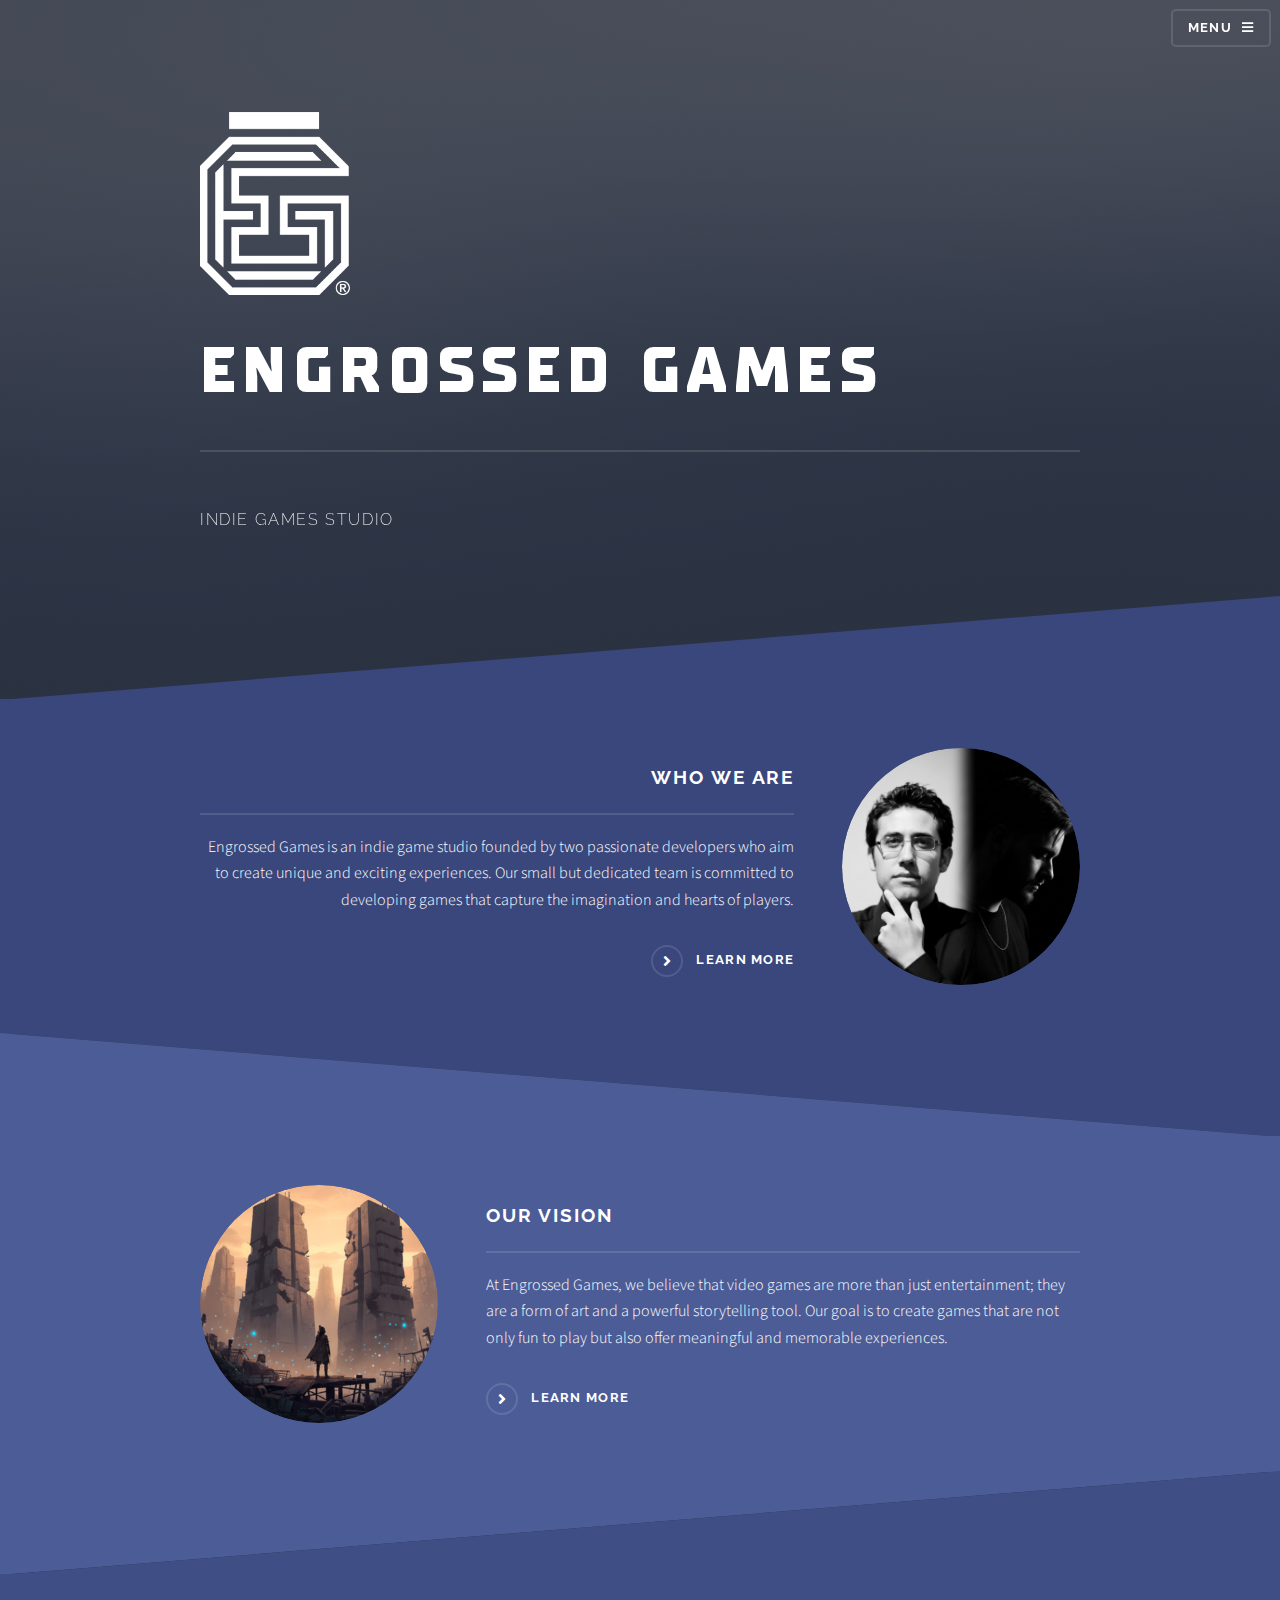
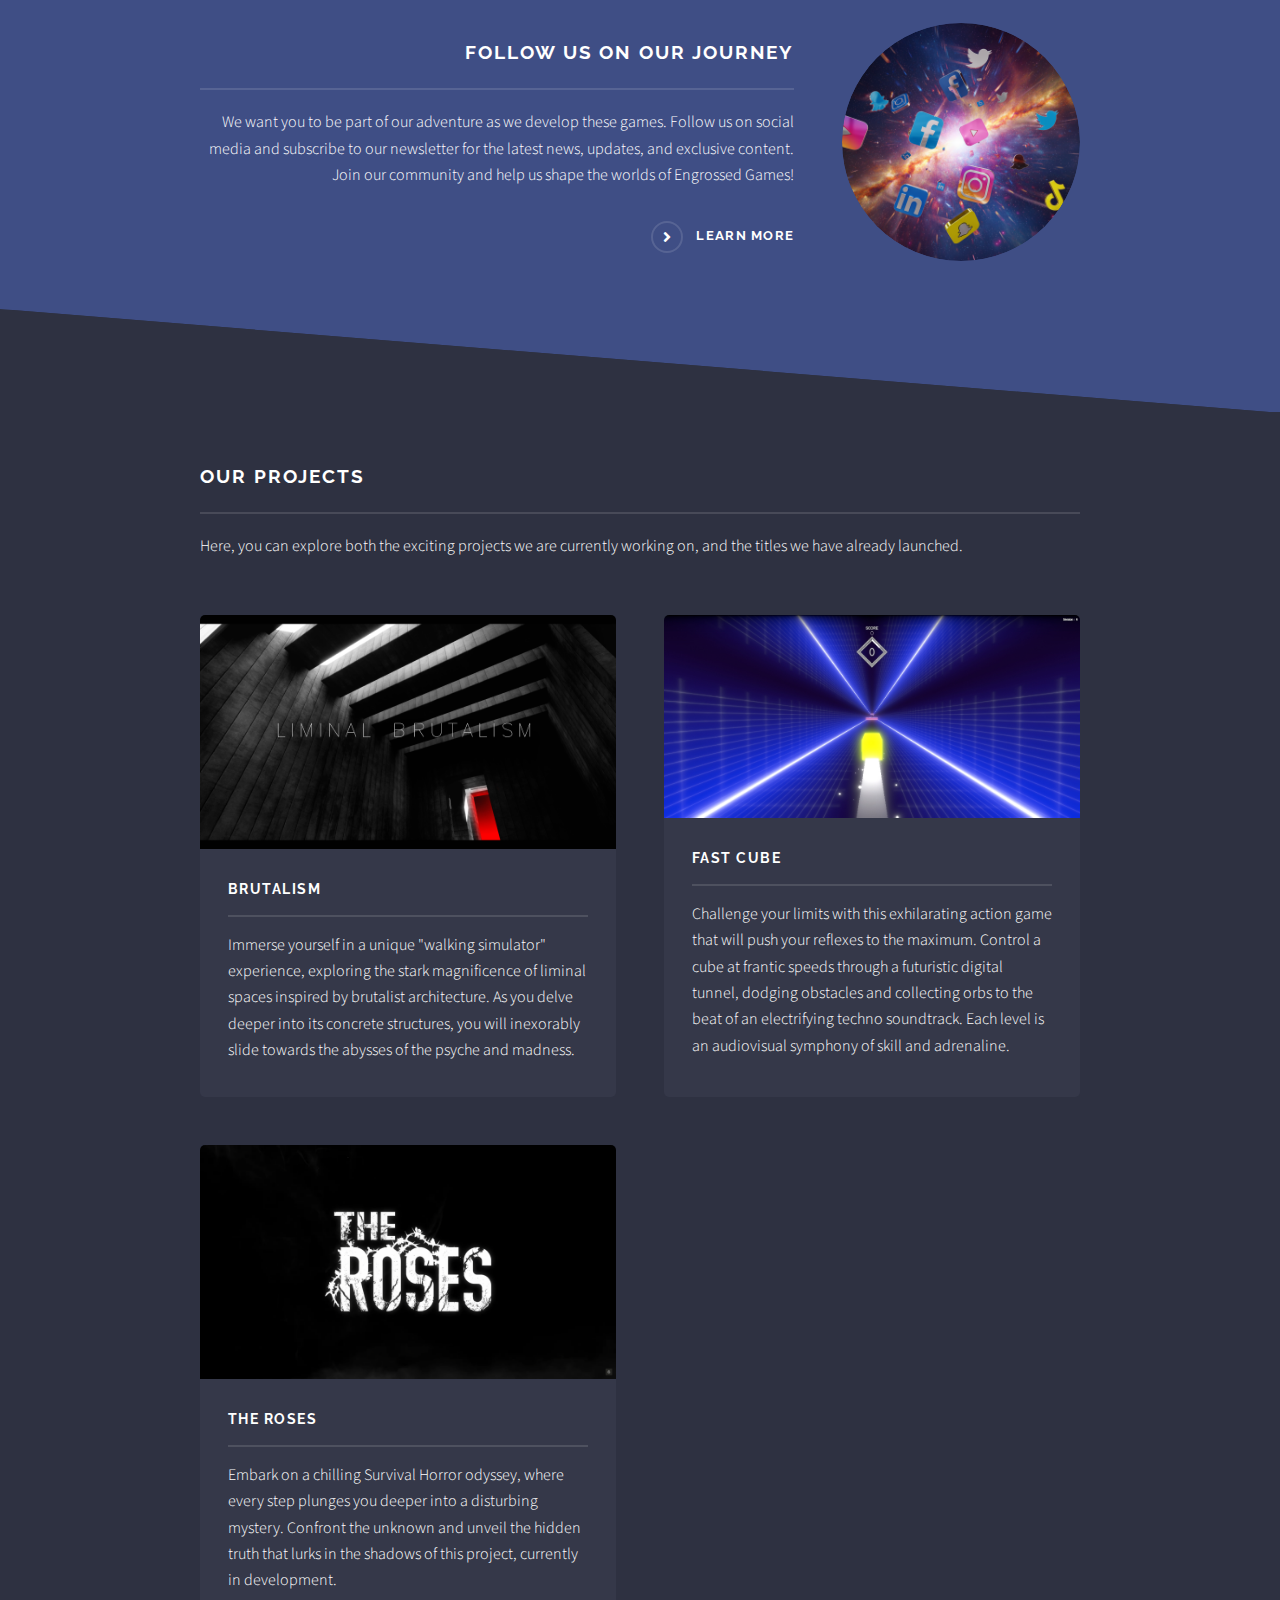
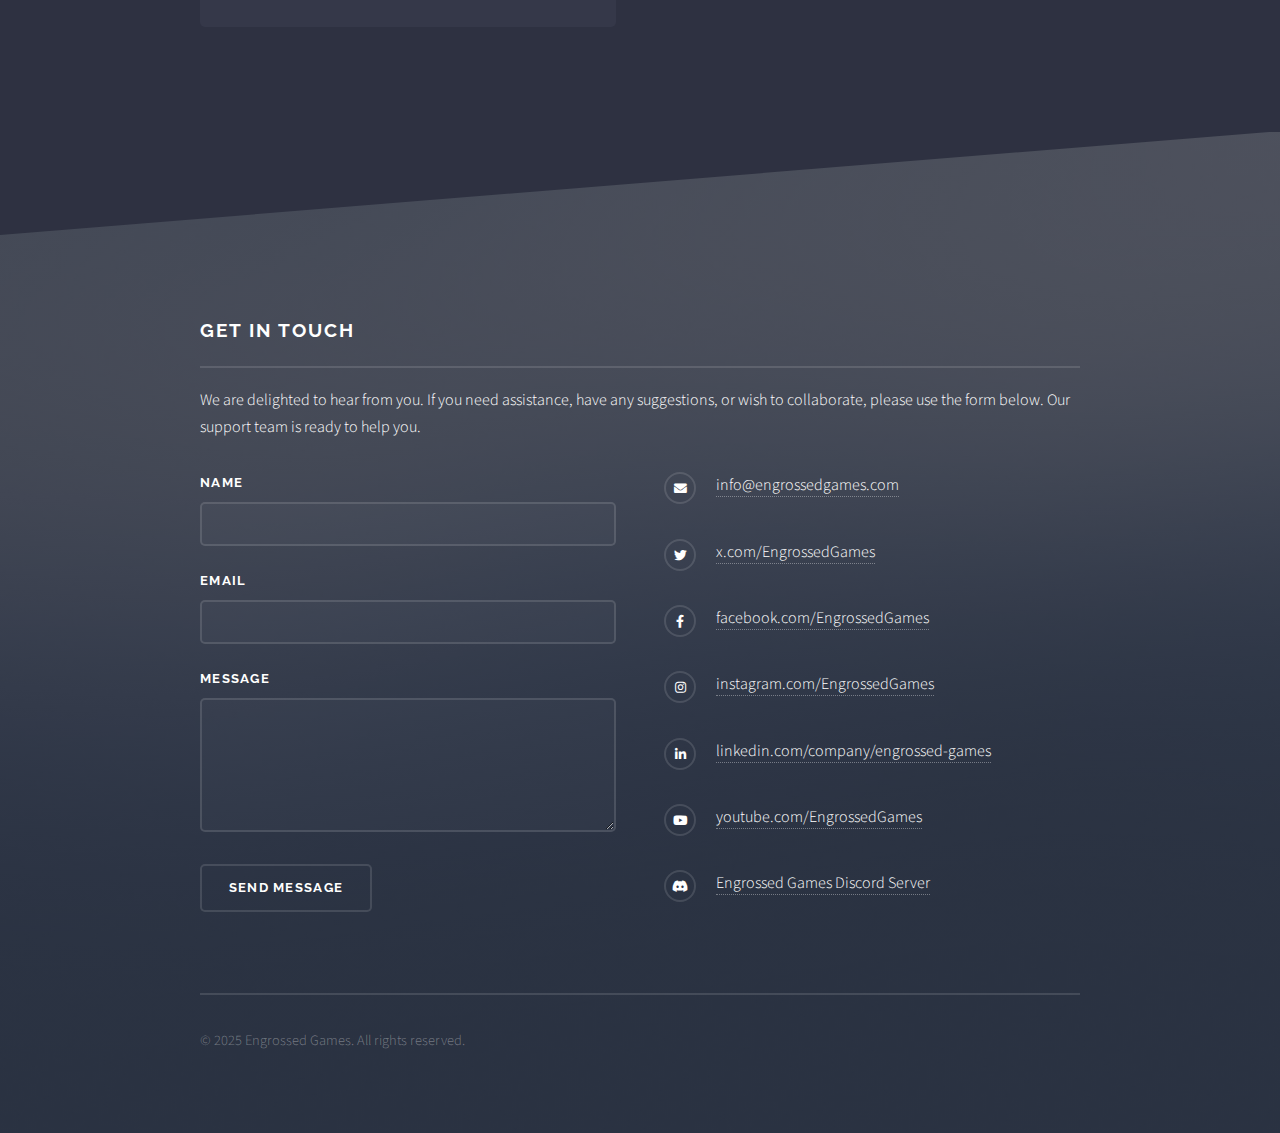
<file: index.html>
<!DOCTYPE HTML>
<!--
	Solid State by HTML5 UP
	html5up.net | @ajlkn
	Free for personal and commercial use under the CCA 3.0 license (html5up.net/license)
-->
<html>
	<head>
		<title>Home - Engrossed Games</title>
		<meta charset="utf-8" />
		<meta name="viewport" content="width=device-width, initial-scale=1, user-scalable=no" />
		<link rel="stylesheet" href="assets/css/main.css" />
		<noscript><link rel="stylesheet" href="assets/css/noscript.css" /></noscript>
	</head>
	<body class="is-preload">

		<!-- Page Wrapper -->
			<div id="page-wrapper">

				<!-- Header -->
					<header id="header" class="alt">
						<h1><a href="index.html">Engrossed Games</a></h1>
						<nav>
							<a href="#menu">Menu</a>
						</nav>
					</header>

				<!-- Menu -->
					<nav id="menu">
						<div class="inner">
							<h2>Menu</h2>
							<ul class="links">
								<li><a href="index.html">Home</a></li>
								<li><a href="Team.html">Team</a></li>
								<li><a href="Vision.html">Vision</a></li>
								<li><a href="Contact.html">Contact</a></li>
							</ul>
							<a href="#" class="close">Close</a>
						</div>
					</nav>

				<!-- Banner -->
					<section id="banner">
						<div class="inner">
							<!--div class="logo"><span class="icon fa-gem"></span></div-->
							<div class="logo">
            					<img src="images/IsoTipo.png" alt="Engrossed Games Logo" class="site-logo">
       						</div>
							<h2 class="brand-title">Engrossed Games</h2>
							<p>Indie games studio</p>
						</div>
					</section>

				<!-- Wrapper -->
					<section id="wrapper">

						<!-- One -->
							<section id="one" class="wrapper spotlight style4">
								<div class="inner">
									<a href="Team.html" class="image"><img src="images/danijuan.png" alt="" /></a>
									<div class="content">
										<h2 class="major">Who We Are</h2>
										<p>Engrossed Games is an indie game studio founded by two passionate developers who aim to create unique and exciting experiences. Our small but dedicated team is committed to developing games that capture the imagination and hearts of players.</p>
										<a href="Team.html" class="special">Learn more</a>
									</div>
								</div>
							</section>

						<!-- Two -->
							<section id="two" class="wrapper alt spotlight style1">
								<div class="inner">
									<a href="Vision.html" class="image"><img src="images/vision1.png" alt="" /></a>
									<div class="content">
										<h2 class="major">Our Vision</h2>
										<p>At Engrossed Games, we believe that video games are more than just entertainment; they are a form of art and a powerful storytelling tool. Our goal is to create games that are not only fun to play but also offer meaningful and memorable experiences.</p>
										<a href="Vision.html" class="special">Learn more</a>
									</div>
								</div>
							</section>

						<!-- Three -->
							<section id="three" class="wrapper spotlight style3">
								<div class="inner">
									<a href="Contact.html" class="image"><img src="images/flylogos.png" alt="" /></a>
									<div class="content">
										<h2 class="major">Follow Us on Our Journey</h2>
										<p>We want you to be part of our adventure as we develop these games. Follow us on social media and subscribe to our newsletter for the latest news, updates, and exclusive content. Join our community and help us shape the worlds of Engrossed Games!</p>
										<a href="Contact.html" class="special">Learn more</a>
									</div>
								</div>
							</section>

						<!-- Four -->
							<section id="four" class="wrapper alt style1">
								<div class="inner">
									<h2 class="major">Our projects</h2>
									<p>Here, you can explore both the exciting projects we are currently working on, and the titles we have already launched.</p>
									<section class="features">
										<article>
											<a href="#" class="image"><img src="images/Brutalist.jpg" alt="" /></a>
											<h3 class="major">Brutalism</h3>
											<p>Immerse yourself in a unique "walking simulator" experience, exploring the stark magnificence of liminal spaces inspired by brutalist architecture. As you delve deeper into its concrete structures, you will inexorably slide towards the abysses of the psyche and madness.</p>
											<!--<a href="#" class="special">Learn more</a>-->
										</article>
										<article>
											<a href="#" class="image"><img src="images/FastCube.jpg" alt="" /></a>
											<h3 class="major">Fast Cube</h3>
											<p>Challenge your limits with this exhilarating action game that will push your reflexes to the maximum. Control a cube at frantic speeds through a futuristic digital tunnel, dodging obstacles and collecting orbs to the beat of an electrifying techno soundtrack. Each level is an audiovisual symphony of skill and adrenaline.</p>
											<!--<a href="#" class="special">Learn more</a>-->
										</article>
										<article>
											<a href="#" class="image"><img src="images/therosesblak.png" alt="" /></a>
											<h3 class="major">The Roses</h3>
											<p>Embark on a chilling Survival Horror odyssey, where every step plunges you deeper into a disturbing mystery. Confront the unknown and unveil the hidden truth that lurks in the shadows of this project, currently in development.</p>
											<!--<a href="#" class="special">Learn more</a>-->
										</article>
									</section>
									<ul class="actions">
										<!--<li><a href="#" class="button">Browse All</a></li>-->
									</ul>
								</div>
							</section>

					</section>

				<!-- Footer -->
					<section id="footer">
						<div class="inner">
							<h2 class="major">Get in touch</h2>
							<p>We are delighted to hear from you. If you need assistance, have any suggestions, or wish to collaborate, please use the form below. Our support team is ready to help you.</p>
							<form method="post" action="mailto:info@engrossedgames.com">
								<div class="fields">
									<div class="field">
										<label for="name">Name</label>
										<input type="text" name="name" id="name" />
									</div>
									<div class="field">
										<label for="email">Email</label>
										<input type="email" name="email" id="email" />
									</div>
									<div class="field">
										<label for="message">Message</label>
										<textarea name="message" id="message" rows="4"></textarea>
									</div>
								</div>
								<ul class="actions">
									<li><input type="submit" value="Send Message" /></li>
								</ul>
							</form>
							<ul class="contact">
								<!--<li class="icon solid fa-home">
									Untitled Inc<br />
									1234 Somewhere Road Suite #2894<br />
									Nashville, TN 00000-0000
								</li>-->
								<!--<li class="icon solid fa-phone">(000) 000-0000</li>-->
								<li class="icon solid fa-envelope"><a href="mailto:info@engrossedgames.com">info@engrossedgames.com</a></li>
								<li class="icon brands fa-twitter"><a href="https://x.com/EngrossedGames">x.com/EngrossedGames</a></li>
								<li class="icon brands fa-facebook-f"><a href="https://facebook.com/EngrossedGames">facebook.com/EngrossedGames</a></li>
								<li class="icon brands fa-instagram"><a href="https://www.instagram.com/engrossedgames">instagram.com/EngrossedGames</a></li>
										<li class="icon brands fa-linkedin-in"><a href="https:www.linkedin.com/company/engrossed-games">linkedin.com/company/engrossed-games</a></li>
								<li class="icon brands fa-youtube"><a href="https://youtube.com/EngrossedGames">youtube.com/EngrossedGames</a></li>
								<li class="icon brands fa-discord"><a href="https://discord.gg/wCMM3GqM">Engrossed Games Discord Server</a></li>
							</ul>
							<ul class="copyright">
								<li>&copy; 2025 Engrossed Games. All rights reserved.</li><!--<li>Design: <a href="http://html5up.net">HTML5 UP</a></li>-->
							</ul>
						</div>
					</section>

			</div>

		<!-- Scripts -->
			<script src="assets/js/jquery.min.js"></script>
			<script src="assets/js/jquery.scrollex.min.js"></script>
			<script src="assets/js/browser.min.js"></script>
			<script src="assets/js/breakpoints.min.js"></script>
			<script src="assets/js/util.js"></script>
			<script src="assets/js/main.js"></script>

	</body>
</html>
</file>
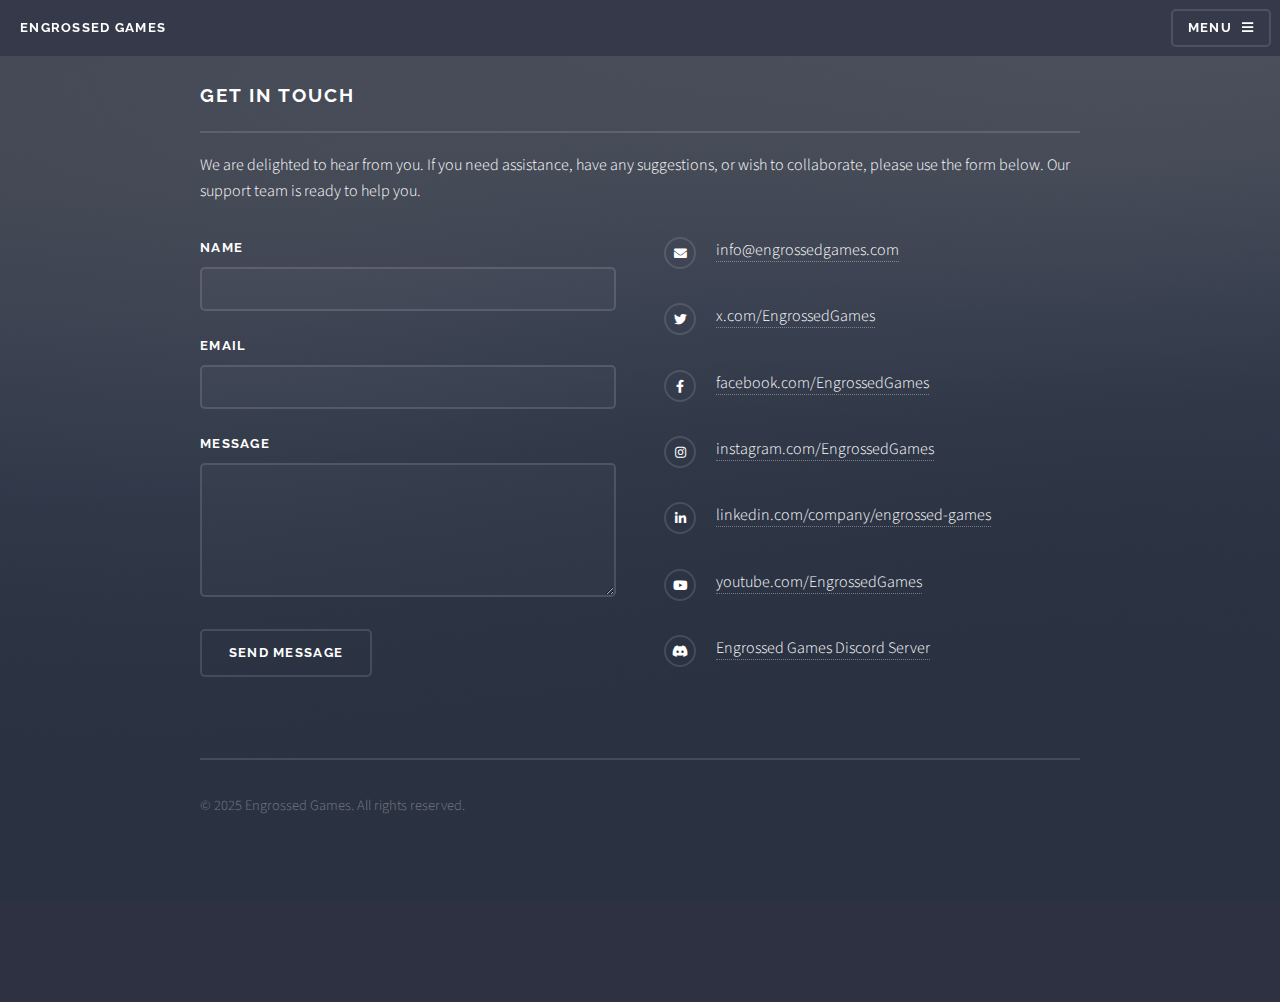
<file: Contact.html>
<!DOCTYPE HTML>
<!--
	Solid State by HTML5 UP
	html5up.net | @ajlkn
	Free for personal and commercial use under the CCA 3.0 license (html5up.net/license)
-->
<html>
	<head>
		<title>Contact - Engrossed Games</title>
		<meta charset="utf-8" />
		<meta name="viewport" content="width=device-width, initial-scale=1, user-scalable=no" />
		<link rel="stylesheet" href="assets/css/main.css" />
		<noscript><link rel="stylesheet" href="assets/css/noscript.css" /></noscript>
	</head>
	<body class="is-preload">

		<!-- Page Wrapper -->
			<div id="page-wrapper">

				<!-- Header -->
					<header id="header">
						<h1><a href="index.html">Engrossed Games</a></h1>
						<nav>
							<a href="#menu">Menu</a>
						</nav>
					</header>

				<!-- Menu -->
					<nav id="menu">
						<div class="inner">
							<h2>Menu</h2>
							<ul class="links">
								<li><a href="index.html">Home</a></li>
								<li><a href="Team.html">Team</a></li>
								<li><a href="Vision.html">Vision</a></li>
								<li><a href="Contact.html">Contact</a></li>
							</ul>
							<a href="#" class="close">Close</a>
						</div>
					</nav>

				<!-- Footer -->
					<section id="footer">
						<div class="inner">
							<h2 class="major">Get in touch</h2>
                            <p>We are delighted to hear from you. If you need assistance, have any suggestions, or wish to collaborate, please use the form below. Our support team is ready to help you.</p>
							<form method="post" action="mailto:info@engrossedgames.com">
								<div class="fields">
									<div class="field">
										<label for="name">Name</label>
										<input type="text" name="name" id="name" />
									</div>
									<div class="field">
										<label for="email">Email</label>
										<input type="email" name="email" id="email" />
									</div>
									<div class="field">
										<label for="message">Message</label>
										<textarea name="message" id="message" rows="4"></textarea>
									</div>
								</div>
								<ul class="actions">
									<li><input type="submit" value="Send Message" /></li>
								</ul>
							</form>
							<ul class="contact">
								<!--<li class="icon solid fa-home">
									Untitled Inc<br />
									1234 Somewhere Road Suite #2894<br />
									Nashville, TN 00000-0000
								</li>-->
								<!--<li class="icon solid fa-phone">(000) 000-0000</li>-->
								<li class="icon solid fa-envelope"><a href="mailto:info@engrossedgames.com">info@engrossedgames.com</a></li>
								<li class="icon brands fa-twitter"><a href="https://x.com/EngrossedGames">x.com/EngrossedGames</a></li>
								<li class="icon brands fa-facebook-f"><a href="https://facebook.com/EngrossedGames">facebook.com/EngrossedGames</a></li>
								<li class="icon brands fa-instagram"><a href="https://www.instagram.com/engrossedgames">instagram.com/EngrossedGames</a></li>
								<li class="icon brands fa-linkedin-in"><a href="https:www.linkedin.com/company/engrossed-games">linkedin.com/company/engrossed-games</a></li>
								<li class="icon brands fa-youtube"><a href="https://youtube.com/EngrossedGames">youtube.com/EngrossedGames</a></li>
								<li class="icon brands fa-discord"><a href="https://discord.gg/wCMM3GqM">Engrossed Games Discord Server</a></li>
							</ul>
							<ul class="copyright">
								<li>&copy; 2025 Engrossed Games. All rights reserved.</li><!--<li>Design: <a href="http://html5up.net">HTML5 UP</a></li>-->
							</ul>
						</div>
					</section>

			</div>

		<!-- Scripts -->
			<script src="assets/js/jquery.min.js"></script>
			<script src="assets/js/jquery.scrollex.min.js"></script>
			<script src="assets/js/browser.min.js"></script>
			<script src="assets/js/breakpoints.min.js"></script>
			<script src="assets/js/util.js"></script>
			<script src="assets/js/main.js"></script>

	</body>
</html>
</file>
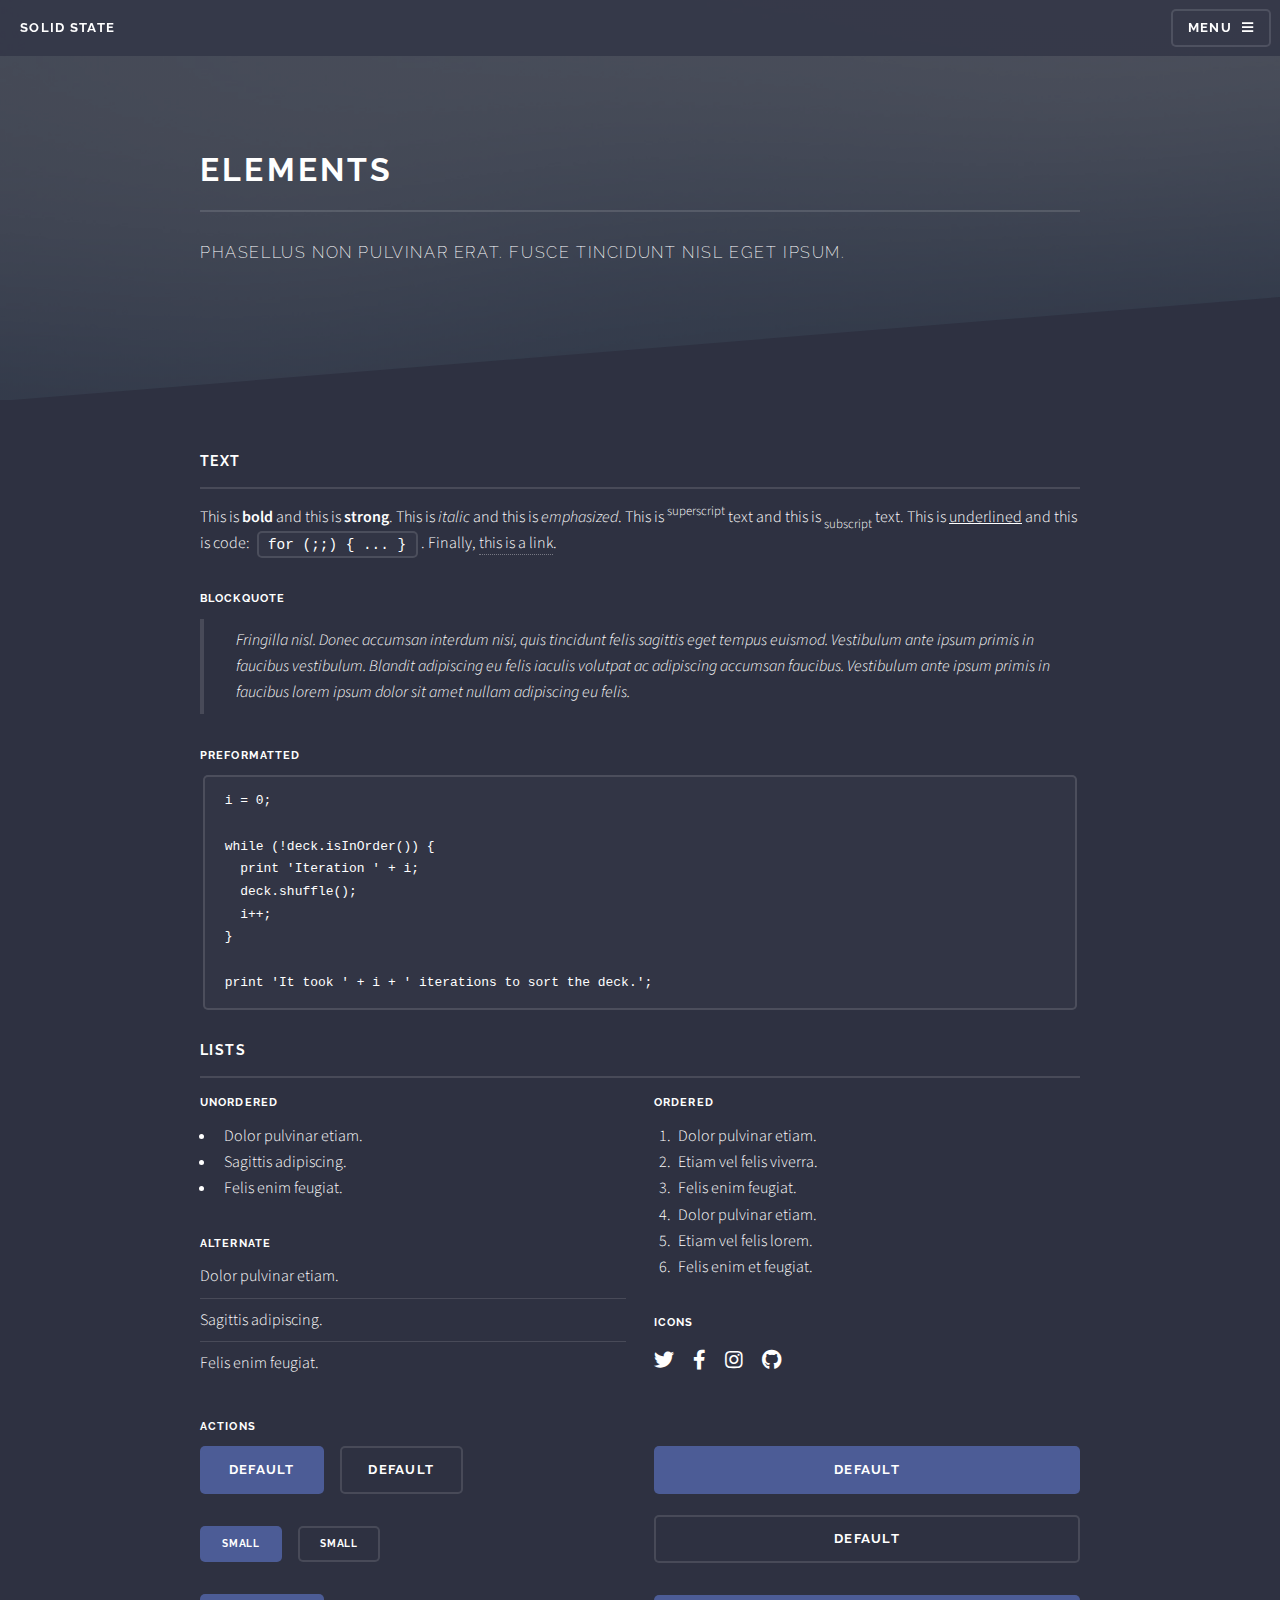
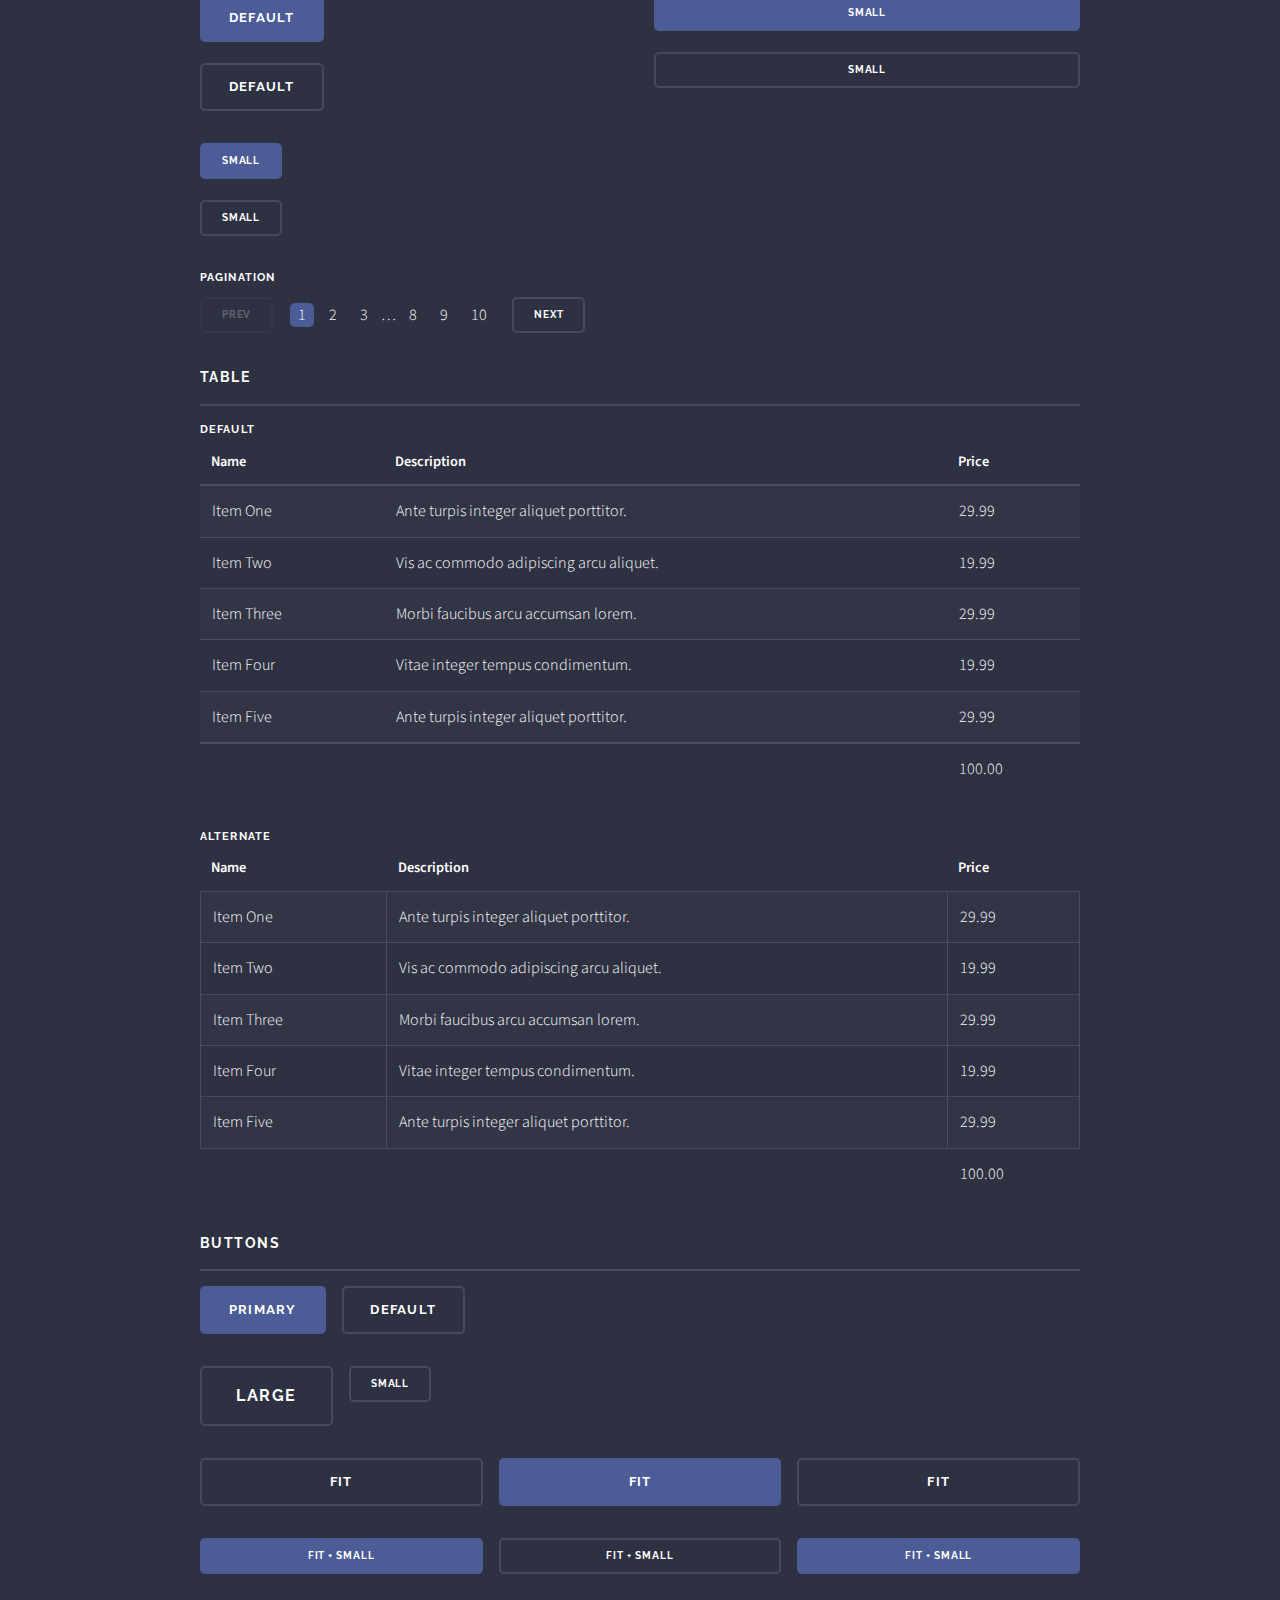
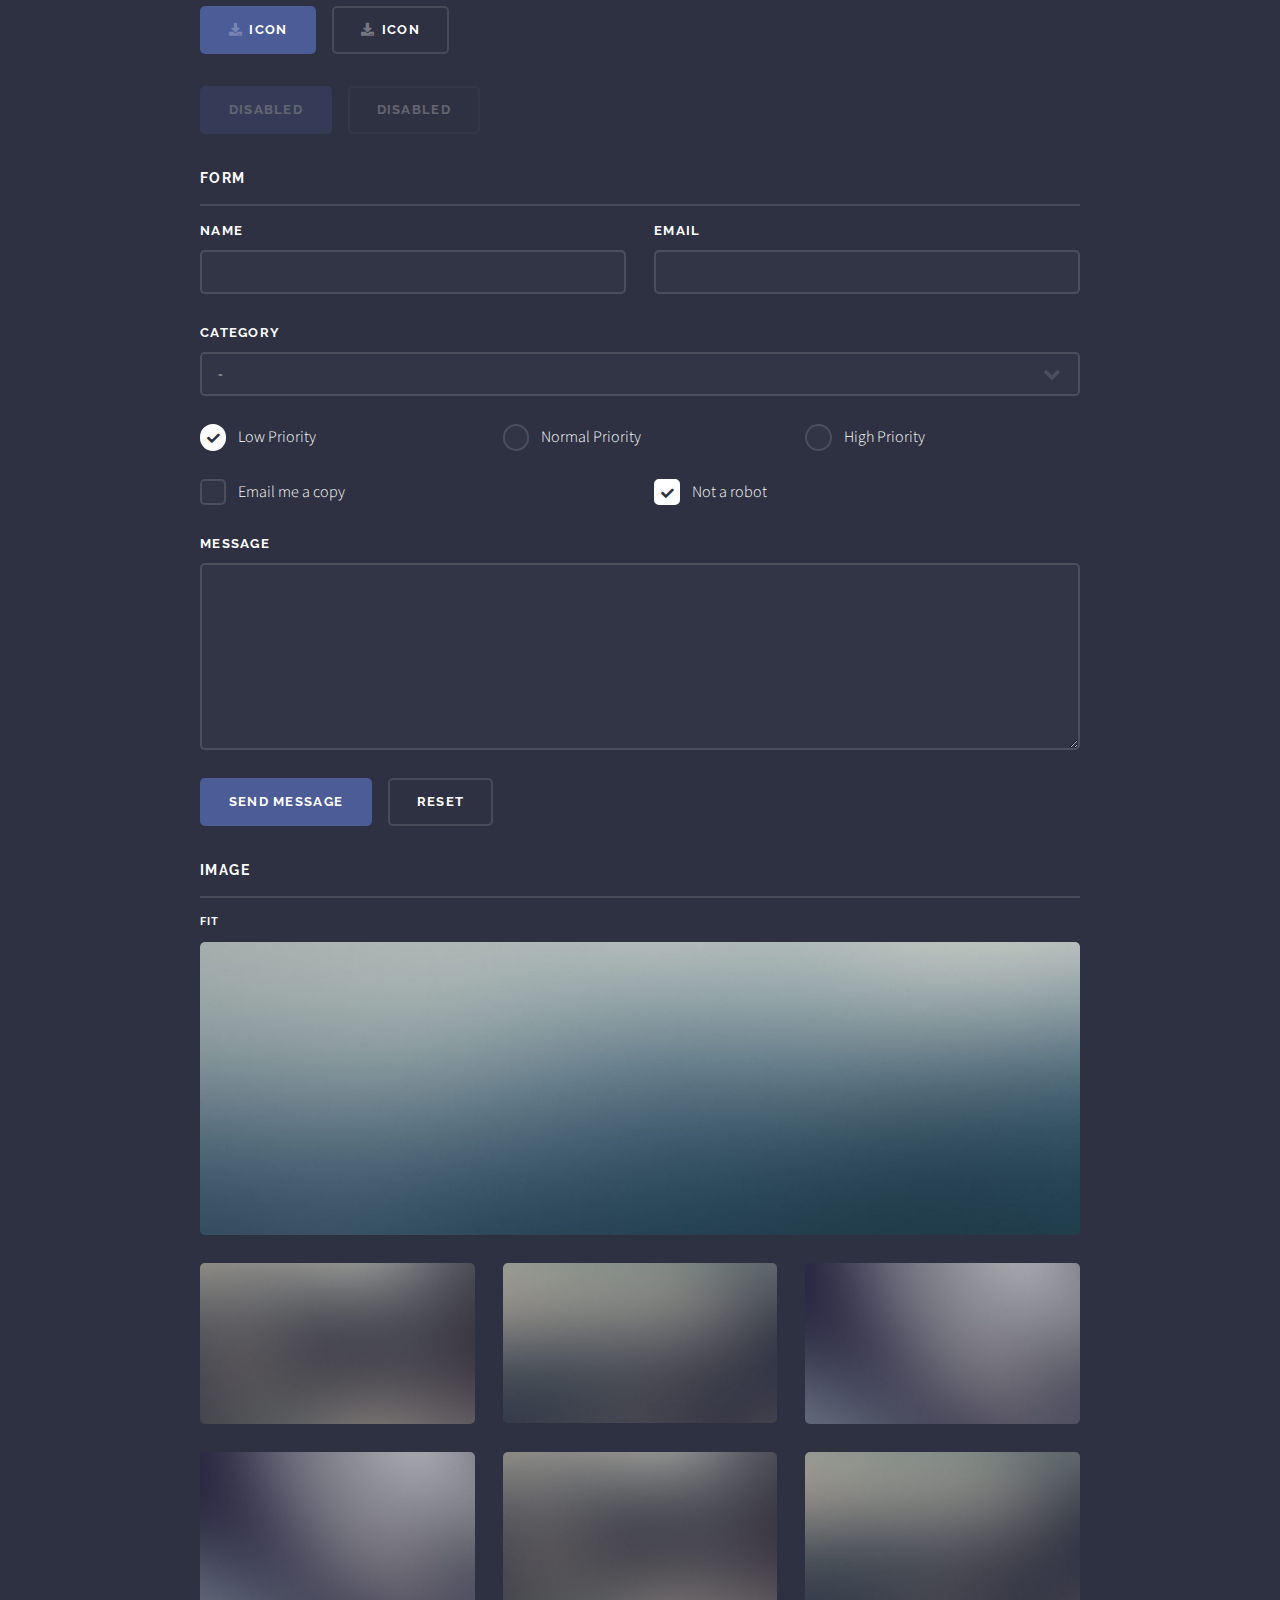
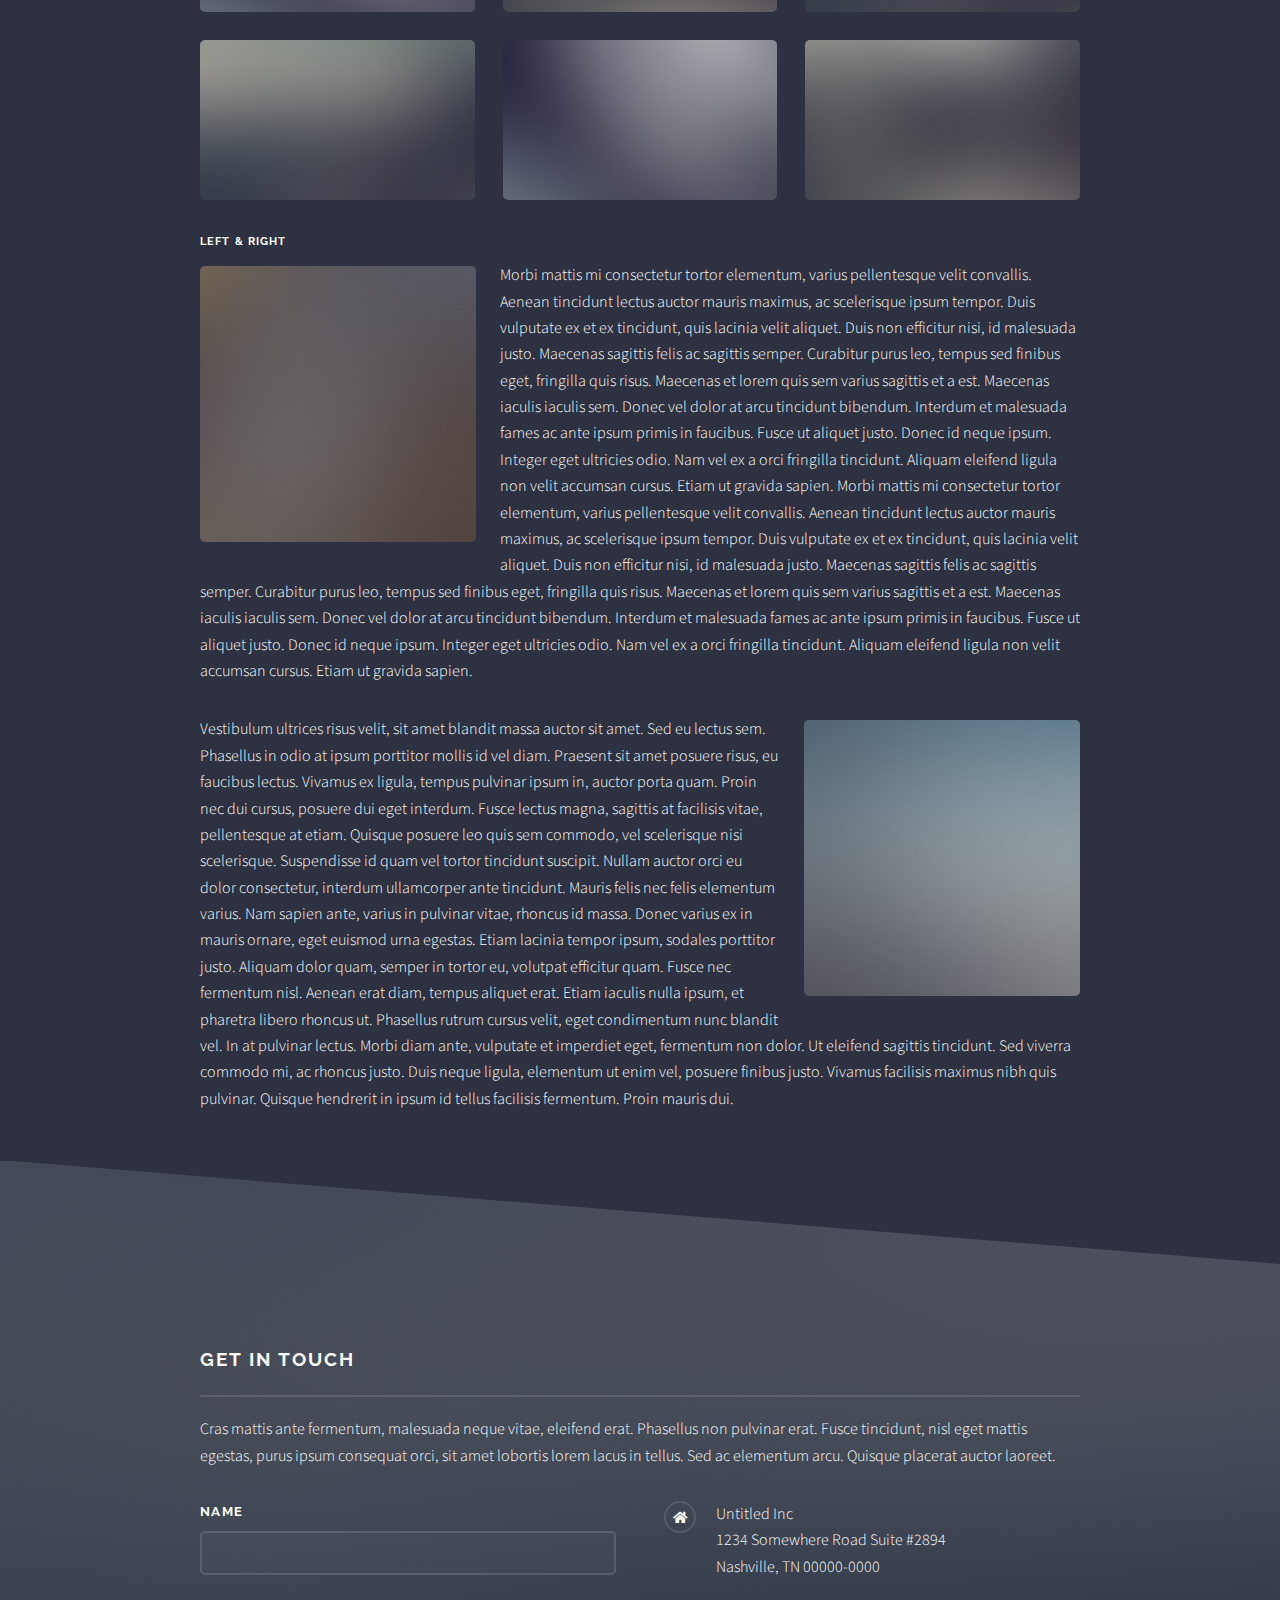
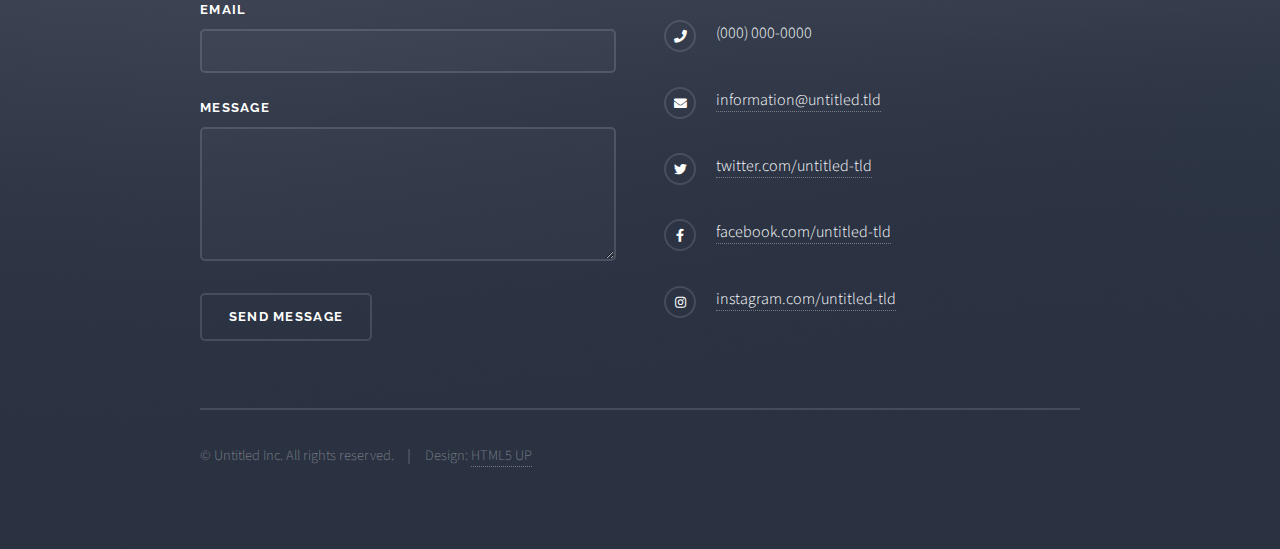
<file: elements.html>
<!DOCTYPE HTML>
<!--
	Solid State by HTML5 UP
	html5up.net | @ajlkn
	Free for personal and commercial use under the CCA 3.0 license (html5up.net/license)
-->
<html>
	<head>
		<title>Elements - Solid State by HTML5 UP</title>
		<meta charset="utf-8" />
		<meta name="viewport" content="width=device-width, initial-scale=1, user-scalable=no" />
		<link rel="stylesheet" href="assets/css/main.css" />
		<noscript><link rel="stylesheet" href="assets/css/noscript.css" /></noscript>
	</head>
	<body class="is-preload">

		<!-- Page Wrapper -->
			<div id="page-wrapper">

				<!-- Header -->
					<header id="header">
						<h1><a href="index.html">Solid State</a></h1>
						<nav>
							<a href="#menu">Menu</a>
						</nav>
					</header>

				<!-- Menu -->
					<nav id="menu">
						<div class="inner">
							<h2>Menu</h2>
							<ul class="links">
								<li><a href="index.html">Home</a></li>
								<li><a href="generic.html">Generic</a></li>
								<li><a href="elements.html">Elements</a></li>
								<li><a href="#">Log In</a></li>
								<li><a href="#">Sign Up</a></li>
							</ul>
							<a href="#" class="close">Close</a>
						</div>
					</nav>

				<!-- Wrapper -->
					<section id="wrapper">
						<header>
							<div class="inner">
								<h2>Elements</h2>
								<p>Phasellus non pulvinar erat. Fusce tincidunt nisl eget ipsum.</p>
							</div>
						</header>

						<!-- Content -->
							<div class="wrapper">
								<div class="inner">

									<section>
										<h3 class="major">Text</h3>
										<p>This is <b>bold</b> and this is <strong>strong</strong>. This is <i>italic</i> and this is <em>emphasized</em>.
										This is <sup>superscript</sup> text and this is <sub>subscript</sub> text.
										This is <u>underlined</u> and this is code: <code>for (;;) { ... }</code>. Finally, <a href="#">this is a link</a>.</p>
										<h4>Blockquote</h4>
										<blockquote>Fringilla nisl. Donec accumsan interdum nisi, quis tincidunt felis sagittis eget tempus euismod. Vestibulum ante ipsum primis in faucibus vestibulum. Blandit adipiscing eu felis iaculis volutpat ac adipiscing accumsan faucibus. Vestibulum ante ipsum primis in faucibus lorem ipsum dolor sit amet nullam adipiscing eu felis.</blockquote>
										<h4>Preformatted</h4>
										<pre><code>i = 0;

while (!deck.isInOrder()) {
  print 'Iteration ' + i;
  deck.shuffle();
  i++;
}

print 'It took ' + i + ' iterations to sort the deck.';</code></pre>
									</section>

									<section>
										<h3 class="major">Lists</h3>
										<div class="row">
											<div class="col-6 col-12-medium">
												<h4>Unordered</h4>
												<ul>
													<li>Dolor pulvinar etiam.</li>
													<li>Sagittis adipiscing.</li>
													<li>Felis enim feugiat.</li>
												</ul>
												<h4>Alternate</h4>
												<ul class="alt">
													<li>Dolor pulvinar etiam.</li>
													<li>Sagittis adipiscing.</li>
													<li>Felis enim feugiat.</li>
												</ul>
											</div>
											<div class="col-6 col-12-medium">
												<h4>Ordered</h4>
												<ol>
													<li>Dolor pulvinar etiam.</li>
													<li>Etiam vel felis viverra.</li>
													<li>Felis enim feugiat.</li>
													<li>Dolor pulvinar etiam.</li>
													<li>Etiam vel felis lorem.</li>
													<li>Felis enim et feugiat.</li>
												</ol>
												<h4>Icons</h4>
												<ul class="icons">
													<li><a href="#" class="icon brands fa-twitter"><span class="label">Twitter</span></a></li>
													<li><a href="#" class="icon brands fa-facebook-f"><span class="label">Facebook</span></a></li>
													<li><a href="#" class="icon brands fa-instagram"><span class="label">Instagram</span></a></li>
													<li><a href="#" class="icon brands fa-github"><span class="label">Github</span></a></li>
												</ul>
											</div>
										</div>
										<h4>Actions</h4>
										<div class="row">
											<div class="col-6 col-12-medium">
												<ul class="actions">
													<li><a href="#" class="button primary">Default</a></li>
													<li><a href="#" class="button">Default</a></li>
												</ul>
												<ul class="actions small">
													<li><a href="#" class="button primary small">Small</a></li>
													<li><a href="#" class="button small">Small</a></li>
												</ul>
												<ul class="actions stacked">
													<li><a href="#" class="button primary">Default</a></li>
													<li><a href="#" class="button">Default</a></li>
												</ul>
												<ul class="actions stacked small">
													<li><a href="#" class="button primary small">Small</a></li>
													<li><a href="#" class="button small">Small</a></li>
												</ul>
											</div>
											<div class="col-6 col-12-medium">
												<ul class="actions stacked">
													<li><a href="#" class="button primary fit">Default</a></li>
													<li><a href="#" class="button fit">Default</a></li>
												</ul>
												<ul class="actions stacked small">
													<li><a href="#" class="button primary small fit">Small</a></li>
													<li><a href="#" class="button small fit">Small</a></li>
												</ul>
											</div>
										</div>
										<h4>Pagination</h4>
										<ul class="pagination">
											<li><span class="button small disabled">Prev</span></li>
											<li><a href="#" class="page active">1</a></li>
											<li><a href="#" class="page">2</a></li>
											<li><a href="#" class="page">3</a></li>
											<li><span>&hellip;</span></li>
											<li><a href="#" class="page">8</a></li>
											<li><a href="#" class="page">9</a></li>
											<li><a href="#" class="page">10</a></li>
											<li><a href="#" class="button small">Next</a></li>
										</ul>
									</section>

									<section>
										<h3 class="major">Table</h3>
										<h4>Default</h4>
										<div class="table-wrapper">
											<table>
												<thead>
													<tr>
														<th>Name</th>
														<th>Description</th>
														<th>Price</th>
													</tr>
												</thead>
												<tbody>
													<tr>
														<td>Item One</td>
														<td>Ante turpis integer aliquet porttitor.</td>
														<td>29.99</td>
													</tr>
													<tr>
														<td>Item Two</td>
														<td>Vis ac commodo adipiscing arcu aliquet.</td>
														<td>19.99</td>
													</tr>
													<tr>
														<td>Item Three</td>
														<td> Morbi faucibus arcu accumsan lorem.</td>
														<td>29.99</td>
													</tr>
													<tr>
														<td>Item Four</td>
														<td>Vitae integer tempus condimentum.</td>
														<td>19.99</td>
													</tr>
													<tr>
														<td>Item Five</td>
														<td>Ante turpis integer aliquet porttitor.</td>
														<td>29.99</td>
													</tr>
												</tbody>
												<tfoot>
													<tr>
														<td colspan="2"></td>
														<td>100.00</td>
													</tr>
												</tfoot>
											</table>
										</div>

										<h4>Alternate</h4>
										<div class="table-wrapper">
											<table class="alt">
												<thead>
													<tr>
														<th>Name</th>
														<th>Description</th>
														<th>Price</th>
													</tr>
												</thead>
												<tbody>
													<tr>
														<td>Item One</td>
														<td>Ante turpis integer aliquet porttitor.</td>
														<td>29.99</td>
													</tr>
													<tr>
														<td>Item Two</td>
														<td>Vis ac commodo adipiscing arcu aliquet.</td>
														<td>19.99</td>
													</tr>
													<tr>
														<td>Item Three</td>
														<td> Morbi faucibus arcu accumsan lorem.</td>
														<td>29.99</td>
													</tr>
													<tr>
														<td>Item Four</td>
														<td>Vitae integer tempus condimentum.</td>
														<td>19.99</td>
													</tr>
													<tr>
														<td>Item Five</td>
														<td>Ante turpis integer aliquet porttitor.</td>
														<td>29.99</td>
													</tr>
												</tbody>
												<tfoot>
													<tr>
														<td colspan="2"></td>
														<td>100.00</td>
													</tr>
												</tfoot>
											</table>
										</div>
									</section>

									<section>
										<h3 class="major">Buttons</h3>
										<ul class="actions">
											<li><a href="#" class="button primary">Primary</a></li>
											<li><a href="#" class="button">Default</a></li>
										</ul>
										<ul class="actions">
											<li><a href="#" class="button large">Large</a></li>
											<li><a href="#" class="button small">Small</a></li>
										</ul>
										<ul class="actions fit">
											<li><a href="#" class="button fit">Fit</a></li>
											<li><a href="#" class="button primary fit">Fit</a></li>
											<li><a href="#" class="button fit">Fit</a></li>
										</ul>
										<ul class="actions fit small">
											<li><a href="#" class="button primary fit small">Fit + Small</a></li>
											<li><a href="#" class="button fit small">Fit + Small</a></li>
											<li><a href="#" class="button primary fit small">Fit + Small</a></li>
										</ul>
										<ul class="actions">
											<li><a href="#" class="button primary icon solid fa-download">Icon</a></li>
											<li><a href="#" class="button icon solid fa-download">Icon</a></li>
										</ul>
										<ul class="actions">
											<li><span class="button primary disabled">Disabled</span></li>
											<li><span class="button disabled">Disabled</span></li>
										</ul>
									</section>

									<section>
										<h3 class="major">Form</h3>
										<form method="post" action="#">
											<div class="row gtr-uniform">
												<div class="col-6 col-12-xsmall">
													<label for="demo-name">Name</label>
													<input type="text" name="demo-name" id="demo-name" value="" />
												</div>
												<div class="col-6 col-12-xsmall">
													<label for="demo-email">Email</label>
													<input type="email" name="demo-email" id="demo-email" value="" />
												</div>
												<div class="col-12">
													<label for="demo-category">Category</label>
													<select name="demo-category" id="demo-category">
														<option value="">-</option>
														<option value="1">Manufacturing</option>
														<option value="1">Shipping</option>
														<option value="1">Administration</option>
														<option value="1">Human Resources</option>
													</select>
												</div>
												<div class="col-4 col-12-small">
													<input type="radio" id="demo-priority-low" name="demo-priority" checked>
													<label for="demo-priority-low">Low Priority</label>
												</div>
												<div class="col-4 col-12-small">
													<input type="radio" id="demo-priority-normal" name="demo-priority">
													<label for="demo-priority-normal">Normal Priority</label>
												</div>
												<div class="col-4 col-12-small">
													<input type="radio" id="demo-priority-high" name="demo-priority">
													<label for="demo-priority-high">High Priority</label>
												</div>
												<div class="col-6 col-12-small">
													<input type="checkbox" id="demo-copy" name="demo-copy">
													<label for="demo-copy">Email me a copy</label>
												</div>
												<div class="col-6 col-12-small">
													<input type="checkbox" id="demo-human" name="demo-human" checked>
													<label for="demo-human">Not a robot</label>
												</div>
												<div class="col-12">
													<label for="demo-message">Message</label>
													<textarea name="demo-message" id="demo-message" rows="6"></textarea>
												</div>
												<div class="col-12">
													<ul class="actions">
														<li><input type="submit" value="Send Message" class="primary" /></li>
														<li><input type="reset" value="Reset" /></li>
													</ul>
												</div>
											</div>
										</form>
									</section>

									<section>
										<h3 class="major">Image</h3>
										<h4>Fit</h4>
										<div class="box alt">
											<div class="row gtr-uniform">
												<div class="col-12"><span class="image fit"><img src="images/pic08.jpg" alt="" /></span></div>
												<div class="col-4"><span class="image fit"><img src="images/pic05.jpg" alt="" /></span></div>
												<div class="col-4"><span class="image fit"><img src="images/pic06.jpg" alt="" /></span></div>
												<div class="col-4"><span class="image fit"><img src="images/pic07.jpg" alt="" /></span></div>
												<div class="col-4"><span class="image fit"><img src="images/pic07.jpg" alt="" /></span></div>
												<div class="col-4"><span class="image fit"><img src="images/pic05.jpg" alt="" /></span></div>
												<div class="col-4"><span class="image fit"><img src="images/pic06.jpg" alt="" /></span></div>
												<div class="col-4"><span class="image fit"><img src="images/pic06.jpg" alt="" /></span></div>
												<div class="col-4"><span class="image fit"><img src="images/pic07.jpg" alt="" /></span></div>
												<div class="col-4"><span class="image fit"><img src="images/pic05.jpg" alt="" /></span></div>
											</div>
										</div>
										<h4>Left &amp; Right</h4>
										<p><span class="image left"><img src="images/pic01.jpg" alt="" /></span>Morbi mattis mi consectetur tortor elementum, varius pellentesque velit convallis. Aenean tincidunt lectus auctor mauris maximus, ac scelerisque ipsum tempor. Duis vulputate ex et ex tincidunt, quis lacinia velit aliquet. Duis non efficitur nisi, id malesuada justo. Maecenas sagittis felis ac sagittis semper. Curabitur purus leo, tempus sed finibus eget, fringilla quis risus. Maecenas et lorem quis sem varius sagittis et a est. Maecenas iaculis iaculis sem. Donec vel dolor at arcu tincidunt bibendum. Interdum et malesuada fames ac ante ipsum primis in faucibus. Fusce ut aliquet justo. Donec id neque ipsum. Integer eget ultricies odio. Nam vel ex a orci fringilla tincidunt. Aliquam eleifend ligula non velit accumsan cursus. Etiam ut gravida sapien. Morbi mattis mi consectetur tortor elementum, varius pellentesque velit convallis. Aenean tincidunt lectus auctor mauris maximus, ac scelerisque ipsum tempor. Duis vulputate ex et ex tincidunt, quis lacinia velit aliquet. Duis non efficitur nisi, id malesuada justo. Maecenas sagittis felis ac sagittis semper. Curabitur purus leo, tempus sed finibus eget, fringilla quis risus. Maecenas et lorem quis sem varius sagittis et a est. Maecenas iaculis iaculis sem. Donec vel dolor at arcu tincidunt bibendum. Interdum et malesuada fames ac ante ipsum primis in faucibus. Fusce ut aliquet justo. Donec id neque ipsum. Integer eget ultricies odio. Nam vel ex a orci fringilla tincidunt. Aliquam eleifend ligula non velit accumsan cursus. Etiam ut gravida sapien.</p>
										<p><span class="image right"><img src="images/pic02.jpg" alt="" /></span>Vestibulum ultrices risus velit, sit amet blandit massa auctor sit amet. Sed eu lectus sem. Phasellus in odio at ipsum porttitor mollis id vel diam. Praesent sit amet posuere risus, eu faucibus lectus. Vivamus ex ligula, tempus pulvinar ipsum in, auctor porta quam. Proin nec dui cursus, posuere dui eget interdum. Fusce lectus magna, sagittis at facilisis vitae, pellentesque at etiam. Quisque posuere leo quis sem commodo, vel scelerisque nisi scelerisque. Suspendisse id quam vel tortor tincidunt suscipit. Nullam auctor orci eu dolor consectetur, interdum ullamcorper ante tincidunt. Mauris felis nec felis elementum varius. Nam sapien ante, varius in pulvinar vitae, rhoncus id massa. Donec varius ex in mauris ornare, eget euismod urna egestas. Etiam lacinia tempor ipsum, sodales porttitor justo. Aliquam dolor quam, semper in tortor eu, volutpat efficitur quam. Fusce nec fermentum nisl. Aenean erat diam, tempus aliquet erat. Etiam iaculis nulla ipsum, et pharetra libero rhoncus ut. Phasellus rutrum cursus velit, eget condimentum nunc blandit vel. In at pulvinar lectus. Morbi diam ante, vulputate et imperdiet eget, fermentum non dolor. Ut eleifend sagittis tincidunt. Sed viverra commodo mi, ac rhoncus justo. Duis neque ligula, elementum ut enim vel, posuere finibus justo. Vivamus facilisis maximus nibh quis pulvinar. Quisque hendrerit in ipsum id tellus facilisis fermentum. Proin mauris dui.</p>
									</section>

								</div>
							</div>

					</section>

				<!-- Footer -->
					<section id="footer">
						<div class="inner">
							<h2 class="major">Get in touch</h2>
							<p>Cras mattis ante fermentum, malesuada neque vitae, eleifend erat. Phasellus non pulvinar erat. Fusce tincidunt, nisl eget mattis egestas, purus ipsum consequat orci, sit amet lobortis lorem lacus in tellus. Sed ac elementum arcu. Quisque placerat auctor laoreet.</p>
							<form method="post" action="#">
								<div class="fields">
									<div class="field">
										<label for="name">Name</label>
										<input type="text" name="name" id="name" />
									</div>
									<div class="field">
										<label for="email">Email</label>
										<input type="email" name="email" id="email" />
									</div>
									<div class="field">
										<label for="message">Message</label>
										<textarea name="message" id="message" rows="4"></textarea>
									</div>
								</div>
								<ul class="actions">
									<li><input type="submit" value="Send Message" /></li>
								</ul>
							</form>
							<ul class="contact">
								<li class="icon solid fa-home">
									Untitled Inc<br />
									1234 Somewhere Road Suite #2894<br />
									Nashville, TN 00000-0000
								</li>
								<li class="icon solid fa-phone">(000) 000-0000</li>
								<li class="icon solid fa-envelope"><a href="#">information@untitled.tld</a></li>
								<li class="icon brands fa-twitter"><a href="#">twitter.com/untitled-tld</a></li>
								<li class="icon brands fa-facebook-f"><a href="#">facebook.com/untitled-tld</a></li>
								<li class="icon brands fa-instagram"><a href="#">instagram.com/untitled-tld</a></li>
							</ul>
							<ul class="copyright">
								<li>&copy; Untitled Inc. All rights reserved.</li><li>Design: <a href="http://html5up.net">HTML5 UP</a></li>
							</ul>
						</div>
					</section>

			</div>

		<!-- Scripts -->
			<script src="assets/js/jquery.min.js"></script>
			<script src="assets/js/jquery.scrollex.min.js"></script>
			<script src="assets/js/browser.min.js"></script>
			<script src="assets/js/breakpoints.min.js"></script>
			<script src="assets/js/util.js"></script>
			<script src="assets/js/main.js"></script>

	</body>
</html>
</file>
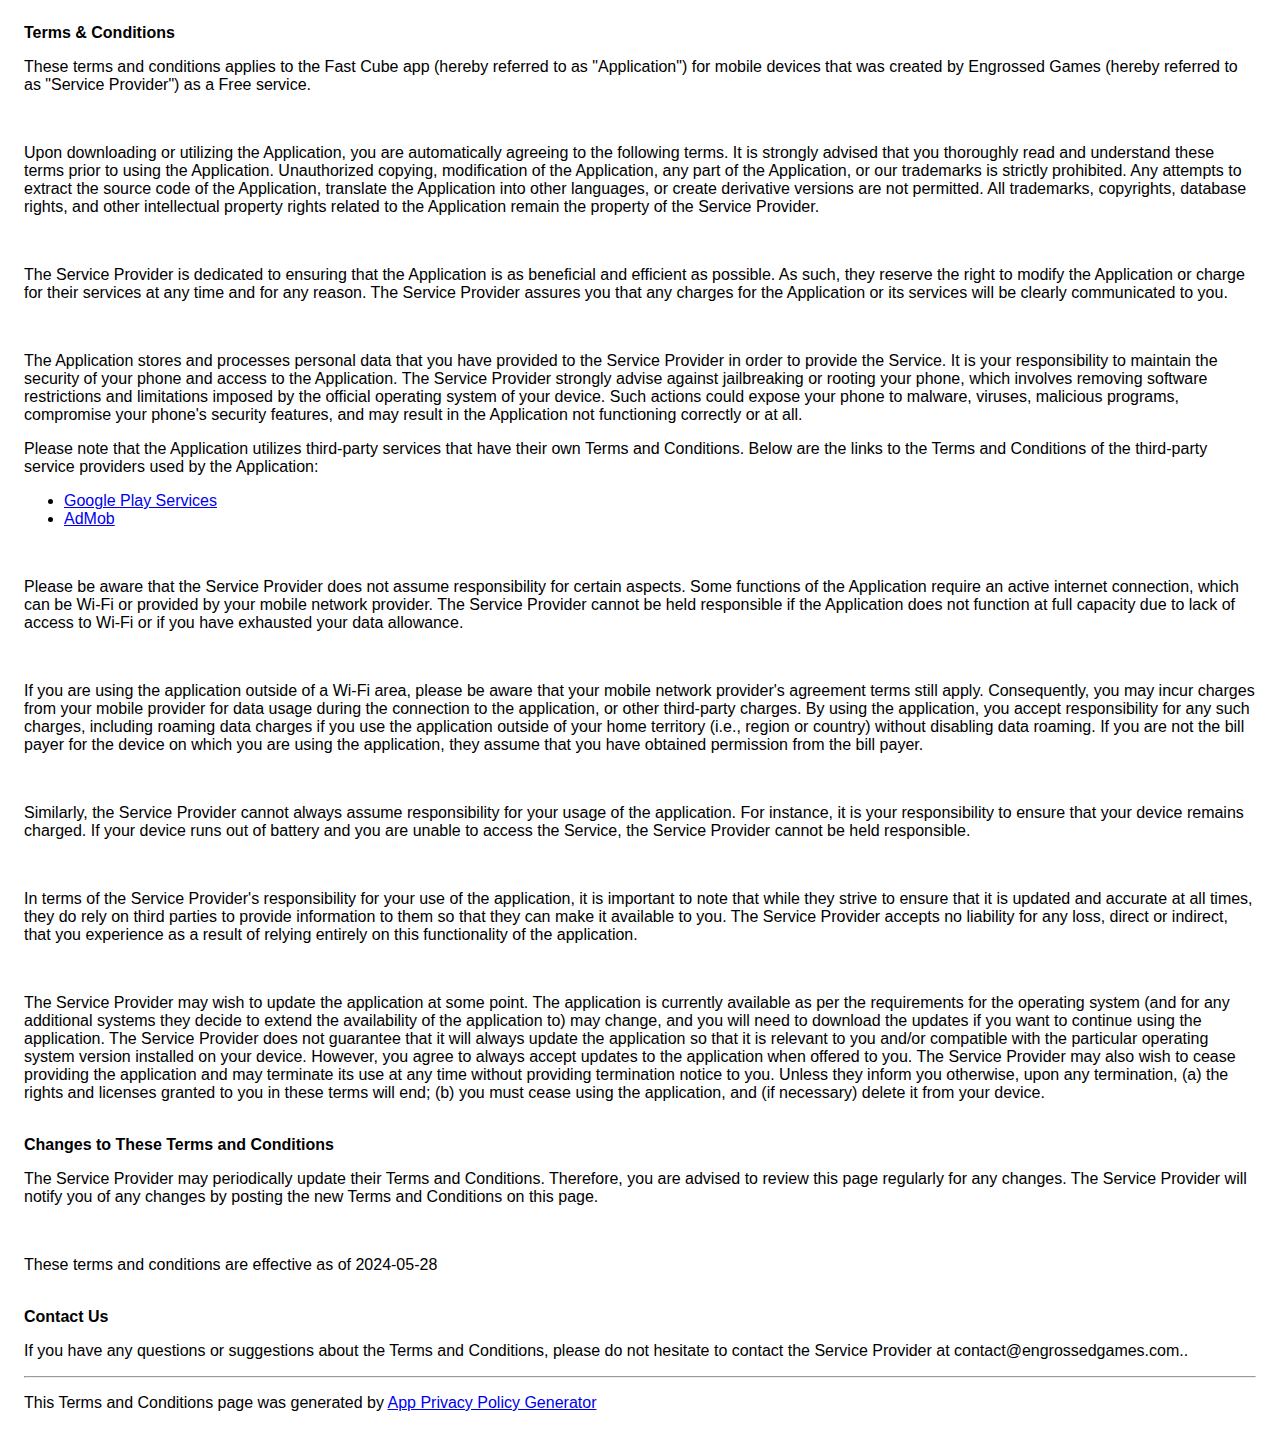
<file: FastCubeTermAndCOnditions.html>
<!DOCTYPE html>
    <html>
    <head>
      <meta charset='utf-8'>
      <meta name='viewport' content='width=device-width'>
      <title>Terms &amp; Conditions</title>
      <style> body { font-family: 'Helvetica Neue', Helvetica, Arial, sans-serif; padding:1em; } </style>
    </head>
    <body>
    <strong>Terms &amp; Conditions</strong><br><p>These terms and conditions applies to the Fast Cube app (hereby referred to as "Application") for mobile devices that was created by Engrossed Games (hereby referred to as "Service Provider") as a Free service.</p><br><p>Upon downloading or utilizing the Application, you are automatically agreeing to the following terms. It is strongly advised that you thoroughly read and understand these terms prior to using the Application. Unauthorized copying, modification of the Application, any part of the Application, or our trademarks is strictly prohibited. Any attempts to extract the source code of the Application, translate the Application into other languages, or create derivative versions are not permitted. All trademarks, copyrights, database rights, and other intellectual property rights related to the Application remain the property of the Service Provider.</p><br><p>The Service Provider is dedicated to ensuring that the Application is as beneficial and efficient as possible. As such, they reserve the right to modify the Application or charge for their services at any time and for any reason. The Service Provider assures you that any charges for the Application or its services will be clearly communicated to you.</p><br><p>The Application stores and processes personal data that you have provided to the Service Provider in order to provide the Service. It is your responsibility to maintain the security of your phone and access to the Application. The Service Provider strongly advise against jailbreaking or rooting your phone, which involves removing software restrictions and limitations imposed by the official operating system of your device. Such actions could expose your phone to malware, viruses, malicious programs, compromise your phone's security features, and may result in the Application not functioning correctly or at all.</p><div><p>Please note that the Application utilizes third-party services that have their own Terms and Conditions. Below are the links to the Terms and Conditions of the third-party service providers used by the Application:</p><ul><li><a href="https://policies.google.com/terms" target="_blank" rel="noopener noreferrer">Google Play Services</a></li><li><a href="https://developers.google.com/admob/terms" target="_blank" rel="noopener noreferrer">AdMob</a></li><!----><!----><!----><!----><!----><!----><!----><!----><!----><!----><!----><!----><!----><!----><!----><!----><!----><!----><!----><!----><!----><!----><!----><!----><!----><!----><!----><!----></ul></div><br><p>Please be aware that the Service Provider does not assume responsibility for certain aspects. Some functions of the Application require an active internet connection, which can be Wi-Fi or provided by your mobile network provider. The Service Provider cannot be held responsible if the Application does not function at full capacity due to lack of access to Wi-Fi or if you have exhausted your data allowance.</p><br><p>If you are using the application outside of a Wi-Fi area, please be aware that your mobile network provider's agreement terms still apply. Consequently, you may incur charges from your mobile provider for data usage during the connection to the application, or other third-party charges. By using the application, you accept responsibility for any such charges, including roaming data charges if you use the application outside of your home territory (i.e., region or country) without disabling data roaming. If you are not the bill payer for the device on which you are using the application, they assume that you have obtained permission from the bill payer.</p><br><p>Similarly, the Service Provider cannot always assume responsibility for your usage of the application. For instance, it is your responsibility to ensure that your device remains charged. If your device runs out of battery and you are unable to access the Service, the Service Provider cannot be held responsible.</p><br><p>In terms of the Service Provider's responsibility for your use of the application, it is important to note that while they strive to ensure that it is updated and accurate at all times, they do rely on third parties to provide information to them so that they can make it available to you. The Service Provider accepts no liability for any loss, direct or indirect, that you experience as a result of relying entirely on this functionality of the application.</p><br><p>The Service Provider may wish to update the application at some point. The application is currently available as per the requirements for the operating system (and for any additional systems they decide to extend the availability of the application to) may change, and you will need to download the updates if you want to continue using the application. The Service Provider does not guarantee that it will always update the application so that it is relevant to you and/or compatible with the particular operating system version installed on your device. However, you agree to always accept updates to the application when offered to you. The Service Provider may also wish to cease providing the application and may terminate its use at any time without providing termination notice to you. Unless they inform you otherwise, upon any termination, (a) the rights and licenses granted to you in these terms will end; (b) you must cease using the application, and (if necessary) delete it from your device.</p><br><strong>Changes to These Terms and Conditions</strong><p>The Service Provider may periodically update their Terms and Conditions. Therefore, you are advised to review this page regularly for any changes. The Service Provider will notify you of any changes by posting the new Terms and Conditions on this page.</p><br><p>These terms and conditions are effective as of 2024-05-28</p><br><strong>Contact Us</strong><p>If you have any questions or suggestions about the Terms and Conditions, please do not hesitate to contact the Service Provider at contact@engrossedgames.com..</p><hr><p>This Terms and Conditions page was generated by <a href="https://app-privacy-policy-generator.nisrulz.com/" target="_blank" rel="noopener noreferrer">App Privacy Policy Generator</a></p>
    </body>
    </html>
</file>
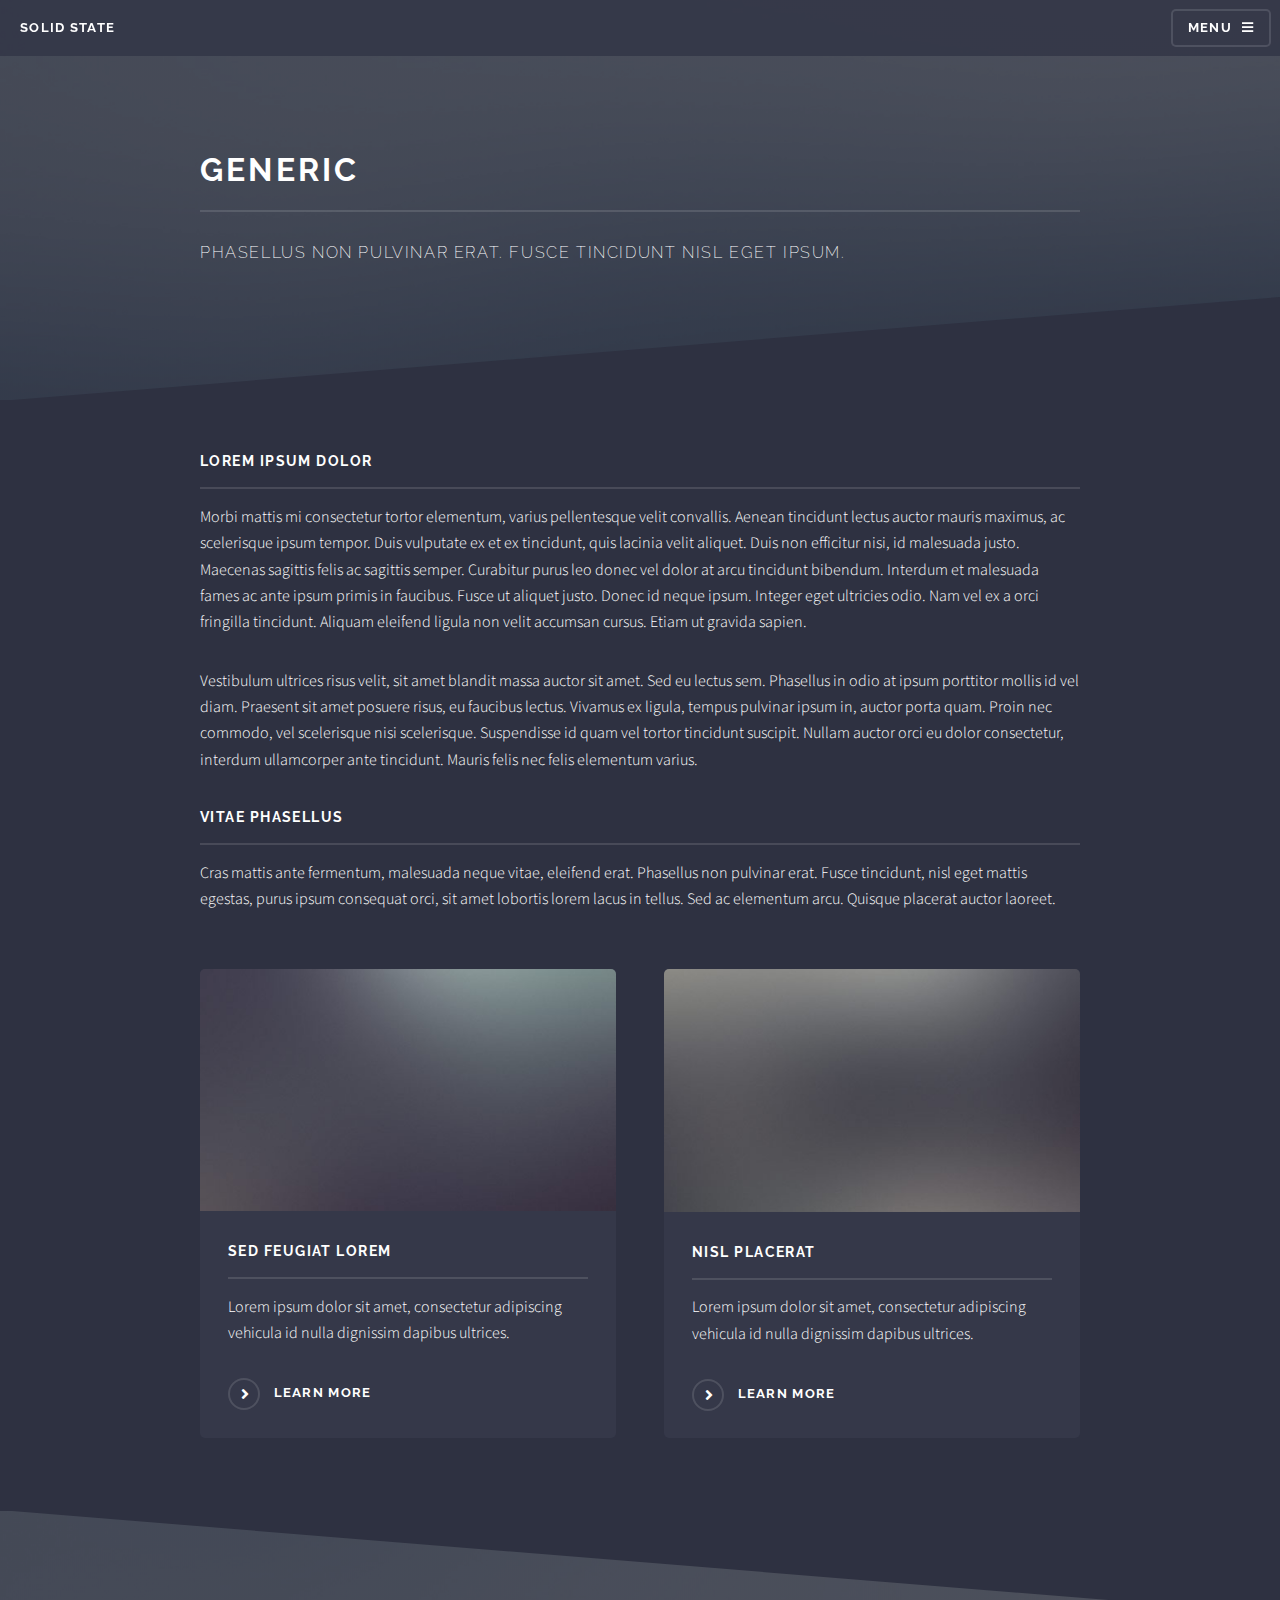
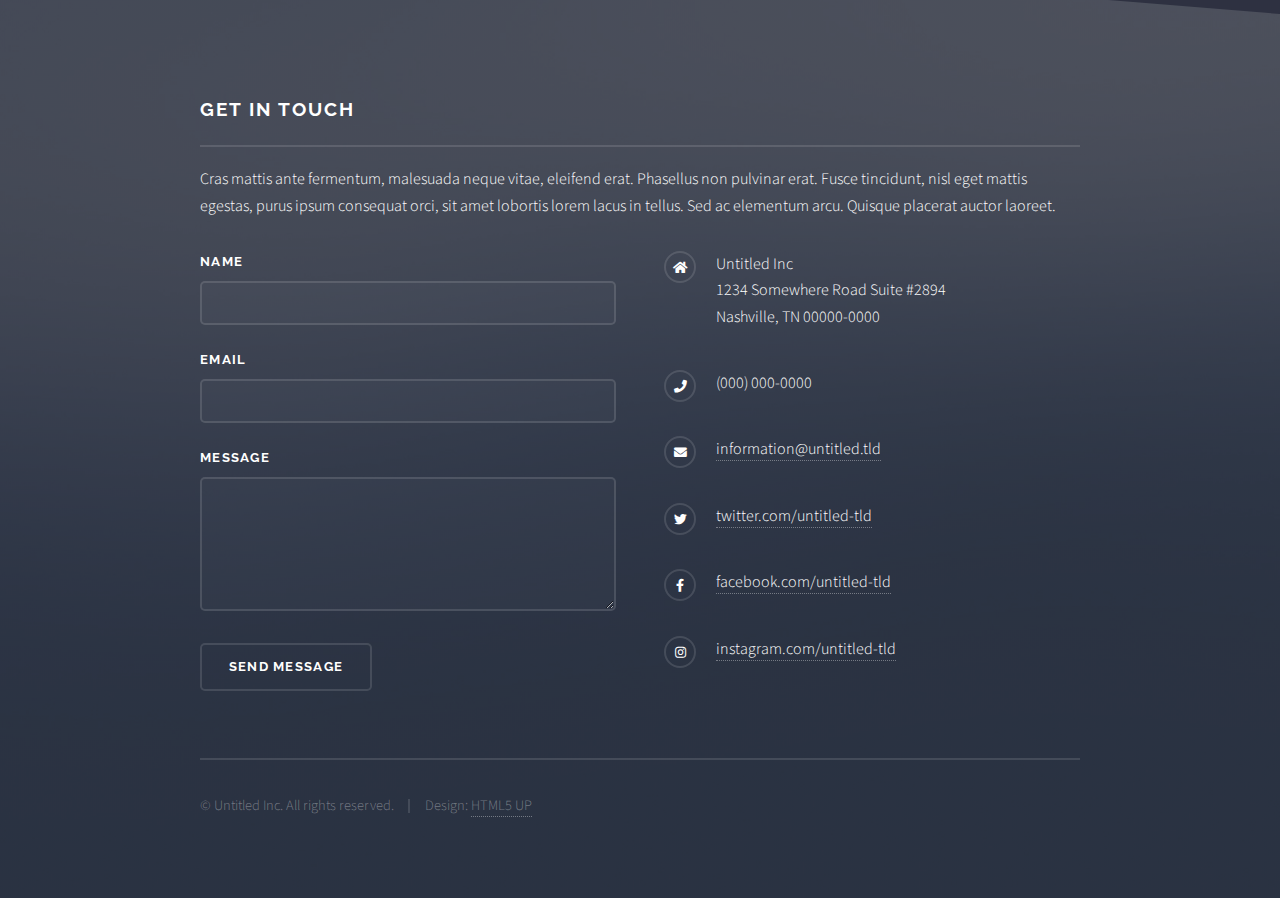
<file: generic.html>
<!DOCTYPE HTML>
<!--
	Solid State by HTML5 UP
	html5up.net | @ajlkn
	Free for personal and commercial use under the CCA 3.0 license (html5up.net/license)
-->
<html>
	<head>
		<title>Generic - Solid State by HTML5 UP</title>
		<meta charset="utf-8" />
		<meta name="viewport" content="width=device-width, initial-scale=1, user-scalable=no" />
		<link rel="stylesheet" href="assets/css/main.css" />
		<noscript><link rel="stylesheet" href="assets/css/noscript.css" /></noscript>
	</head>
	<body class="is-preload">

		<!-- Page Wrapper -->
			<div id="page-wrapper">

				<!-- Header -->
					<header id="header">
						<h1><a href="index.html">Solid State</a></h1>
						<nav>
							<a href="#menu">Menu</a>
						</nav>
					</header>

				<!-- Menu -->
					<nav id="menu">
						<div class="inner">
							<h2>Menu</h2>
							<ul class="links">
								<li><a href="index.html">Home</a></li>
								<li><a href="generic.html">Generic</a></li>
								<li><a href="elements.html">Elements</a></li>
								<li><a href="#">Log In</a></li>
								<li><a href="#">Sign Up</a></li>
							</ul>
							<a href="#" class="close">Close</a>
						</div>
					</nav>

				<!-- Wrapper -->
					<section id="wrapper">
						<header>
							<div class="inner">
								<h2>Generic</h2>
								<p>Phasellus non pulvinar erat. Fusce tincidunt nisl eget ipsum.</p>
							</div>
						</header>

						<!-- Content -->
							<div class="wrapper">
								<div class="inner">

									<h3 class="major">Lorem ipsum dolor</h3>
									<p>Morbi mattis mi consectetur tortor elementum, varius pellentesque velit convallis. Aenean tincidunt lectus auctor mauris maximus, ac scelerisque ipsum tempor. Duis vulputate ex et ex tincidunt, quis lacinia velit aliquet. Duis non efficitur nisi, id malesuada justo. Maecenas sagittis felis ac sagittis semper. Curabitur purus leo donec vel dolor at arcu tincidunt bibendum. Interdum et malesuada fames ac ante ipsum primis in faucibus. Fusce ut aliquet justo. Donec id neque ipsum. Integer eget ultricies odio. Nam vel ex a orci fringilla tincidunt. Aliquam eleifend ligula non velit accumsan cursus. Etiam ut gravida sapien.</p>

									<p>Vestibulum ultrices risus velit, sit amet blandit massa auctor sit amet. Sed eu lectus sem. Phasellus in odio at ipsum porttitor mollis id vel diam. Praesent sit amet posuere risus, eu faucibus lectus. Vivamus ex ligula, tempus pulvinar ipsum in, auctor porta quam. Proin nec commodo, vel scelerisque nisi scelerisque. Suspendisse id quam vel tortor tincidunt suscipit. Nullam auctor orci eu dolor consectetur, interdum ullamcorper ante tincidunt. Mauris felis nec felis elementum varius.</p>

									<h3 class="major">Vitae phasellus</h3>
									<p>Cras mattis ante fermentum, malesuada neque vitae, eleifend erat. Phasellus non pulvinar erat. Fusce tincidunt, nisl eget mattis egestas, purus ipsum consequat orci, sit amet lobortis lorem lacus in tellus. Sed ac elementum arcu. Quisque placerat auctor laoreet.</p>

									<section class="features">
										<article>
											<a href="#" class="image"><img src="images/pic04.jpg" alt="" /></a>
											<h3 class="major">Sed feugiat lorem</h3>
											<p>Lorem ipsum dolor sit amet, consectetur adipiscing vehicula id nulla dignissim dapibus ultrices.</p>
											<a href="#" class="special">Learn more</a>
										</article>
										<article>
											<a href="#" class="image"><img src="images/pic05.jpg" alt="" /></a>
											<h3 class="major">Nisl placerat</h3>
											<p>Lorem ipsum dolor sit amet, consectetur adipiscing vehicula id nulla dignissim dapibus ultrices.</p>
											<a href="#" class="special">Learn more</a>
										</article>
									</section>

								</div>
							</div>

					</section>

				<!-- Footer -->
					<section id="footer">
						<div class="inner">
							<h2 class="major">Get in touch</h2>
							<p>Cras mattis ante fermentum, malesuada neque vitae, eleifend erat. Phasellus non pulvinar erat. Fusce tincidunt, nisl eget mattis egestas, purus ipsum consequat orci, sit amet lobortis lorem lacus in tellus. Sed ac elementum arcu. Quisque placerat auctor laoreet.</p>
							<form method="post" action="#">
								<div class="fields">
									<div class="field">
										<label for="name">Name</label>
										<input type="text" name="name" id="name" />
									</div>
									<div class="field">
										<label for="email">Email</label>
										<input type="email" name="email" id="email" />
									</div>
									<div class="field">
										<label for="message">Message</label>
										<textarea name="message" id="message" rows="4"></textarea>
									</div>
								</div>
								<ul class="actions">
									<li><input type="submit" value="Send Message" /></li>
								</ul>
							</form>
							<ul class="contact">
								<li class="icon solid fa-home">
									Untitled Inc<br />
									1234 Somewhere Road Suite #2894<br />
									Nashville, TN 00000-0000
								</li>
								<li class="icon solid fa-phone">(000) 000-0000</li>
								<li class="icon solid fa-envelope"><a href="#">information@untitled.tld</a></li>
								<li class="icon brands fa-twitter"><a href="#">twitter.com/untitled-tld</a></li>
								<li class="icon brands fa-facebook-f"><a href="#">facebook.com/untitled-tld</a></li>
								<li class="icon brands fa-instagram"><a href="#">instagram.com/untitled-tld</a></li>
							</ul>
							<ul class="copyright">
								<li>&copy; Untitled Inc. All rights reserved.</li><li>Design: <a href="http://html5up.net">HTML5 UP</a></li>
							</ul>
						</div>
					</section>

			</div>

		<!-- Scripts -->
			<script src="assets/js/jquery.min.js"></script>
			<script src="assets/js/jquery.scrollex.min.js"></script>
			<script src="assets/js/browser.min.js"></script>
			<script src="assets/js/breakpoints.min.js"></script>
			<script src="assets/js/util.js"></script>
			<script src="assets/js/main.js"></script>

	</body>
</html>
</file>
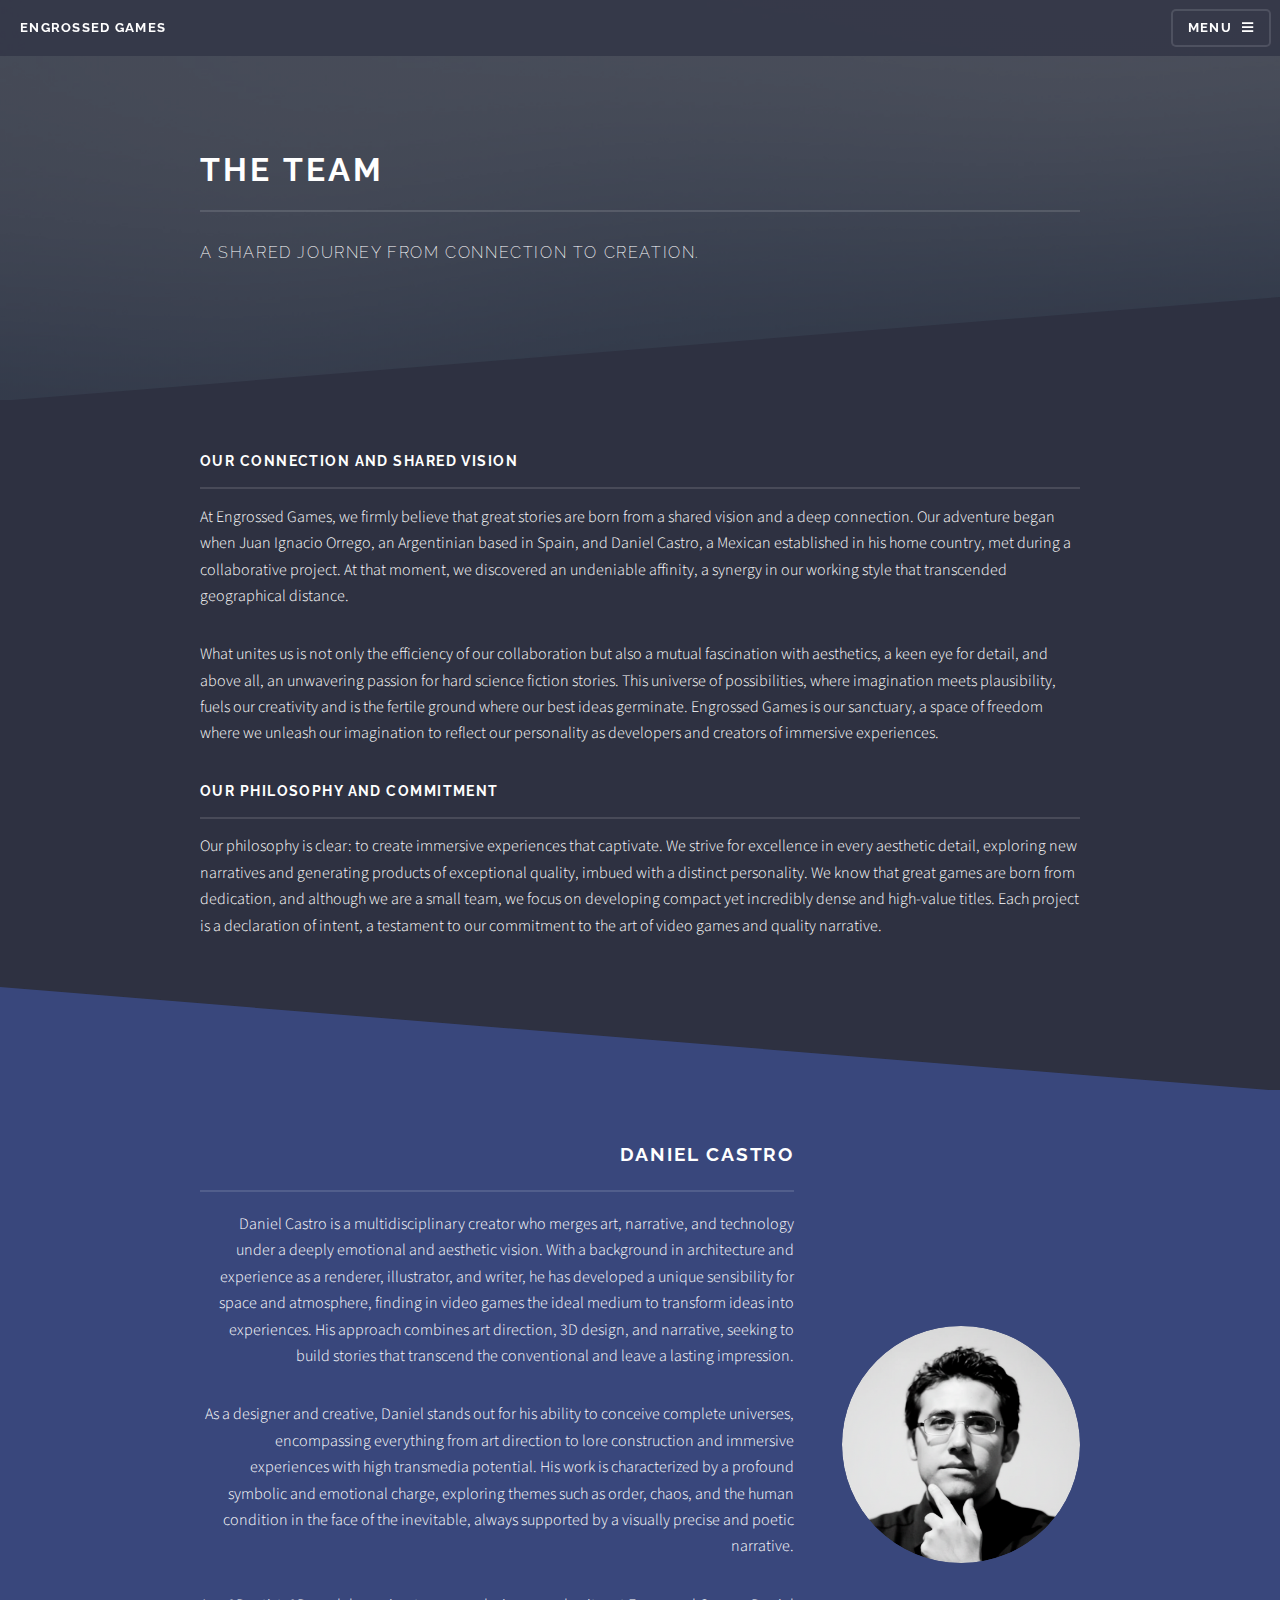
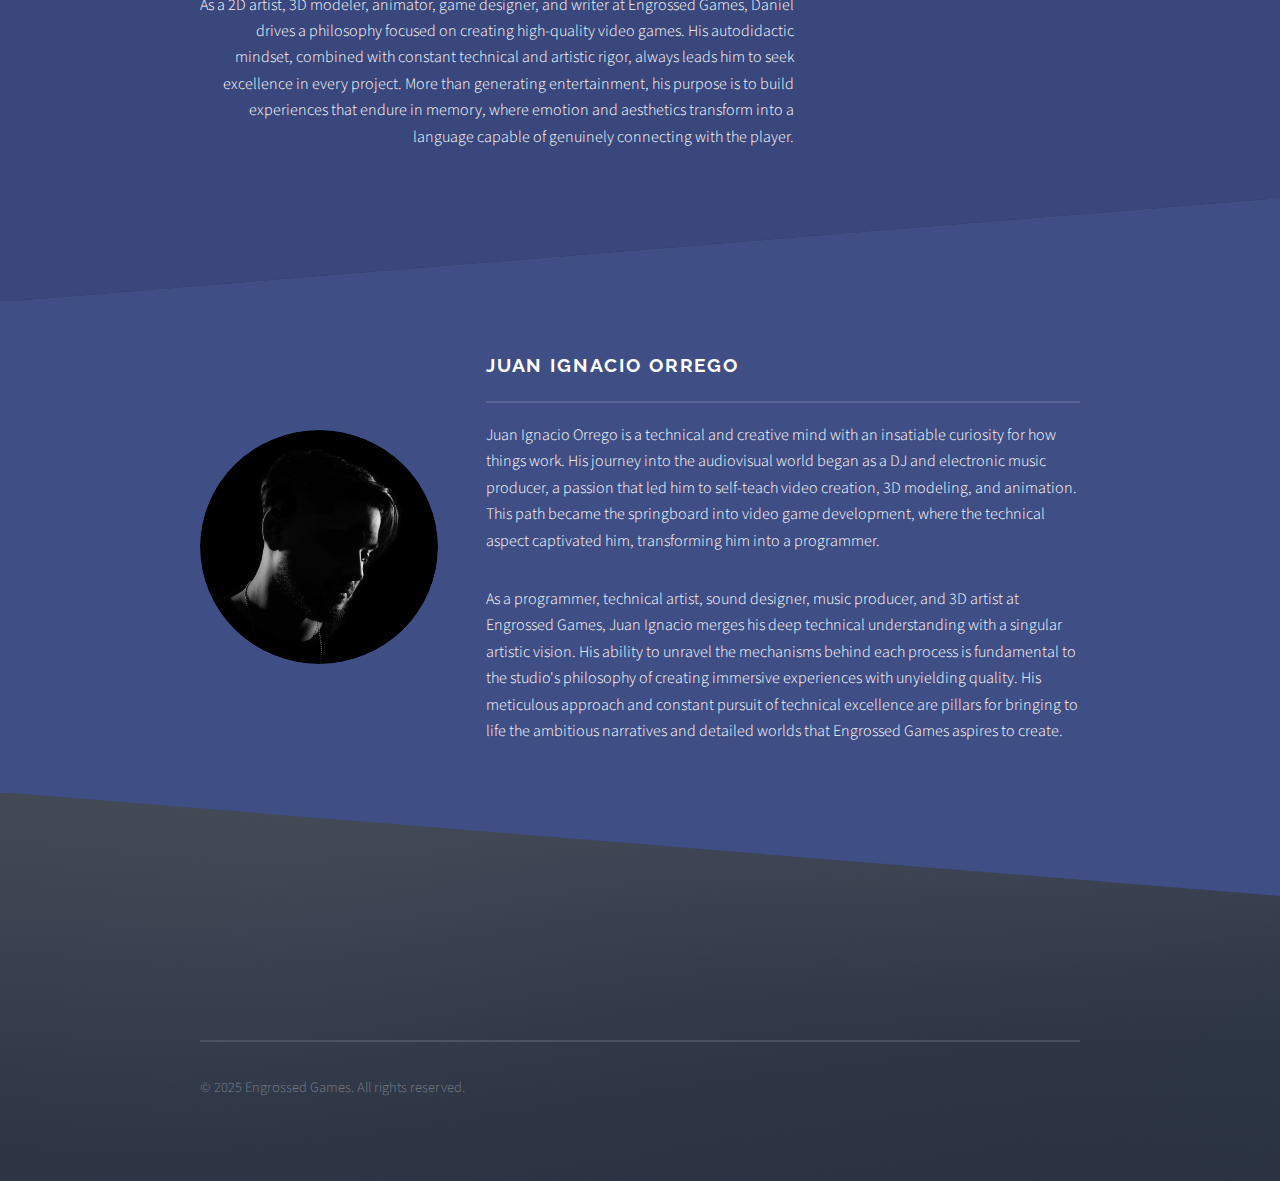
<file: Team.html>
<!DOCTYPE HTML>
<!--
	Solid State by HTML5 UP
	html5up.net | @ajlkn
	Free for personal and commercial use under the CCA 3.0 license (html5up.net/license)
-->
<html>
	<head>
		<title>Team - Engrossed Games</title>
		<meta charset="utf-8" />
		<meta name="viewport" content="width=device-width, initial-scale=1, user-scalable=no" />
		<link rel="stylesheet" href="assets/css/main.css" />
		<noscript><link rel="stylesheet" href="assets/css/noscript.css" /></noscript>
	</head>
	<body class="is-preload">

		<!-- Page Wrapper -->
			<div id="page-wrapper">

				<!-- Header -->
					<header id="header">
						<h1><a href="index.html">Engrossed Games</a></h1>
						<nav>
							<a href="#menu">Menu</a>
						</nav>
					</header>

				<!-- Menu -->
					<nav id="menu">
						<div class="inner">
							<h2>Menu</h2>
							<ul class="links">
								<li><a href="index.html">Home</a></li>
								<li><a href="Team.html">Team</a></li>
								<li><a href="Vision.html">Vision</a></li>
								<li><a href="Contact.html">Contact</a></li>
							</ul>
							<a href="#" class="close">Close</a>
						</div>
					</nav>

				<!-- Wrapper -->
					<section id="wrapper">
						<header>
							<div class="inner">
								<h2>The Team</h2>
								<p>A SHARED JOURNEY FROM CONNECTION TO CREATION.</p>
							</div>
						</header>

						<!-- Content -->
							<div class="wrapper">
								<div class="inner">

									<h3 class="major">Our Connection and Shared Vision</h3>
									<p>At Engrossed Games, we firmly believe that great stories are born from a shared vision and a deep connection. Our adventure began when Juan Ignacio Orrego, an Argentinian based in Spain, and Daniel Castro, a Mexican established in his home country, met during a collaborative project. At that moment, we discovered an undeniable affinity, a synergy in our working style that transcended geographical distance.</p>

									<p>What unites us is not only the efficiency of our collaboration but also a mutual fascination with aesthetics, a keen eye for detail, and above all, an unwavering passion for hard science fiction stories. This universe of possibilities, where imagination meets plausibility, fuels our creativity and is the fertile ground where our best ideas germinate. Engrossed Games is our sanctuary, a space of freedom where we unleash our imagination to reflect our personality as developers and creators of immersive experiences.</p>

									<h3 class="major">Our Philosophy and Commitment</h3>
									<p>Our philosophy is clear: to create immersive experiences that captivate. We strive for excellence in every aesthetic detail, exploring new narratives and generating products of exceptional quality, imbued with a distinct personality. We know that great games are born from dedication, and although we are a small team, we focus on developing compact yet incredibly dense and high-value titles. Each project is a declaration of intent, a testament to our commitment to the art of video games and quality narrative.</p>
								</div>
							</div>

						<!-- Dani -->
							<section id="two" class="wrapper alt spotlight style4">
								<div class="inner">
									<a class="image"><img src="images\dani.png" alt="" /></a>
									<div class="content">
										<h2 class="major">Daniel Castro</h2>
										<p>Daniel Castro is a multidisciplinary creator who merges art, narrative, and technology under a deeply emotional and aesthetic vision. With a background in architecture and experience as a renderer, illustrator, and writer, he has developed a unique sensibility for space and atmosphere, finding in video games the ideal medium to transform ideas into experiences. His approach combines art direction, 3D design, and narrative, seeking to build stories that transcend the conventional and leave a lasting impression.</p>
										<p>As a designer and creative, Daniel stands out for his ability to conceive complete universes, encompassing everything from art direction to lore construction and immersive experiences with high transmedia potential. His work is characterized by a profound symbolic and emotional charge, exploring themes such as order, chaos, and the human condition in the face of the inevitable, always supported by a visually precise and poetic narrative.</p>
										<p>As a 2D artist, 3D modeler, animator, game designer, and writer at Engrossed Games, Daniel drives a philosophy focused on creating high-quality video games. His autodidactic mindset, combined with constant technical and artistic rigor, always leads him to seek excellence in every project. More than generating entertainment, his purpose is to build experiences that endure in memory, where emotion and aesthetics transform into a language capable of genuinely connecting with the player.</p>
									</div>
								</div>
							</section>
						<!-- Juan -->
							<section id="one" class="wrapper spotlight style3">
								<div class="inner">
									<a class="image"><img src="images/juan.png" alt="" /></a>
									<div class="content">
										<h2 class="major">Juan Ignacio Orrego</h2>
										<p>Juan Ignacio Orrego is a technical and creative mind with an insatiable curiosity for how things work. His journey into the audiovisual world began as a DJ and electronic music producer, a passion that led him to self-teach video creation, 3D modeling, and animation. This path became the springboard into video game development, where the technical aspect captivated him, transforming him into a programmer.</p>
										<p>As a programmer, technical artist, sound designer, music producer, and 3D artist at Engrossed Games, Juan Ignacio merges his deep technical understanding with a singular artistic vision. His ability to unravel the mechanisms behind each process is fundamental to the studio's philosophy of creating immersive experiences with unyielding quality. His meticulous approach and constant pursuit of technical excellence are pillars for bringing to life the ambitious narratives and detailed worlds that Engrossed Games aspires to create.</p>
									</div>
								</div>
							</section>
					</section>
				<!-- Footer -->
					<section id="footer">
						<div class="inner">
							<ul class="copyright">
								<li>&copy; 2025 Engrossed Games. All rights reserved.</li><!--<li>Design: <a href="http://html5up.net">HTML5 UP</a></li>-->
							</ul>
						</div>
					</section>

			</div>

		<!-- Scripts -->
			<script src="assets/js/jquery.min.js"></script>
			<script src="assets/js/jquery.scrollex.min.js"></script>
			<script src="assets/js/browser.min.js"></script>
			<script src="assets/js/breakpoints.min.js"></script>
			<script src="assets/js/util.js"></script>
			<script src="assets/js/main.js"></script>

	</body>
</html>
</file>
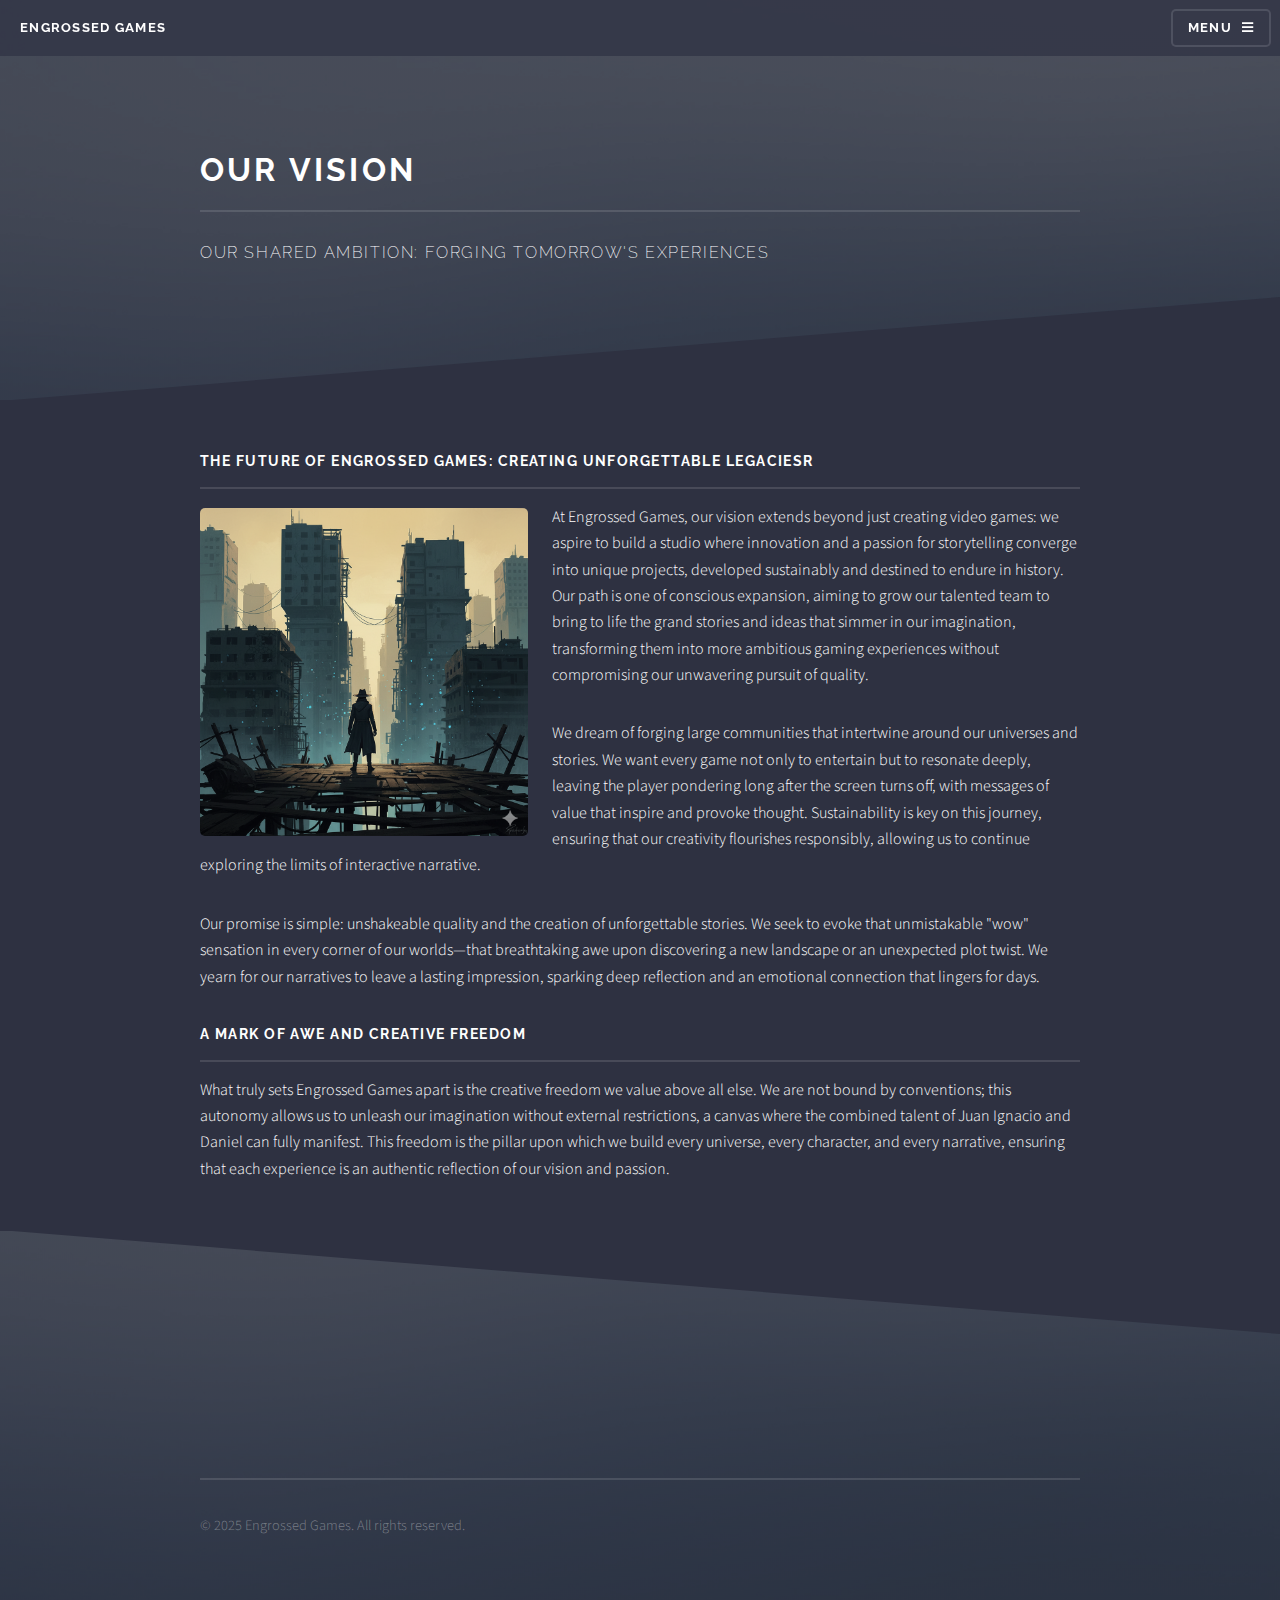
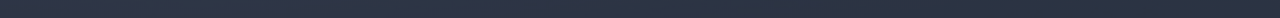
<file: Vision.html>
<!DOCTYPE HTML>
<!--
	Solid State by HTML5 UP
	html5up.net | @ajlkn
	Free for personal and commercial use under the CCA 3.0 license (html5up.net/license)
-->
<html>
	<head>
		<title>Vision - Engrossed Games</title>
		<meta charset="utf-8" />
		<meta name="viewport" content="width=device-width, initial-scale=1, user-scalable=no" />
		<link rel="stylesheet" href="assets/css/main.css" />
		<noscript><link rel="stylesheet" href="assets/css/noscript.css" /></noscript>
	</head>
	<body class="is-preload">

		<!-- Page Wrapper -->
			<div id="page-wrapper">

				<!-- Header -->
					<header id="header">
						<h1><a href="index.html">Engrossed Games</a></h1>
						<nav>
							<a href="#menu">Menu</a>
						</nav>
					</header>

				<!-- Menu -->
					<nav id="menu">
						<div class="inner">
							<h2>Menu</h2>
							<ul class="links">
								<li><a href="index.html">Home</a></li>
								<li><a href="Team.html">Team</a></li>
								<li><a href="Vision.html">Vision</a></li>
								<li><a href="Contact.html">Contact</a></li>
							</ul>
							<a href="#" class="close">Close</a>
						</div>
					</nav>

				<!-- Wrapper -->
					<section id="wrapper">
						<header>
							<div class="inner">
								<h2>Our Vision</h2>
								<p>Our Shared Ambition: Forging Tomorrow's Experiences</p>
							</div>
						</header>

						<!-- Content -->
							<div class="wrapper">
								<div class="inner">

									<h3 class="major">The Future of Engrossed Games: Creating Unforgettable Legaciesr</h3>
									<p><span class="image left"><img src="images/Vision.png" alt="" /></span>At Engrossed Games, our vision extends beyond just creating video games: we aspire to build a studio where innovation and a passion for storytelling converge into unique projects, developed sustainably and destined to endure in history. Our path is one of conscious expansion, aiming to grow our talented team to bring to life the grand stories and ideas that simmer in our imagination, transforming them into more ambitious gaming experiences without compromising our unwavering pursuit of quality.</p>
									<p>We dream of forging large communities that intertwine around our universes and stories. We want every game not only to entertain but to resonate deeply, leaving the player pondering long after the screen turns off, with messages of value that inspire and provoke thought. Sustainability is key on this journey, ensuring that our creativity flourishes responsibly, allowing us to continue exploring the limits of interactive narrative.</p>
                                    <p>Our promise is simple: unshakeable quality and the creation of unforgettable stories. We seek to evoke that unmistakable "wow" sensation in every corner of our worlds—that breathtaking awe upon discovering a new landscape or an unexpected plot twist. We yearn for our narratives to leave a lasting impression, sparking deep reflection and an emotional connection that lingers for days.</p>
									<h3 class="major">A Mark of Awe and Creative Freedom</h3>
									<p>What truly sets Engrossed Games apart is the creative freedom we value above all else. We are not bound by conventions; this autonomy allows us to unleash our imagination without external restrictions, a canvas where the combined talent of Juan Ignacio and Daniel can fully manifest. This freedom is the pillar upon which we build every universe, every character, and every narrative, ensuring that each experience is an authentic reflection of our vision and passion.</p>

								</div>
							</div>

					</section>

				<!-- Footer -->
					<section id="footer">
						<div class="inner">
							<ul class="copyright">
								<li>&copy; 2025 Engrossed Games. All rights reserved.</li><!--<li>Design: <a href="http://html5up.net">HTML5 UP</a></li>-->
							</ul>
						</div>
					</section>

			</div>

		<!-- Scripts -->
			<script src="assets/js/jquery.min.js"></script>
			<script src="assets/js/jquery.scrollex.min.js"></script>
			<script src="assets/js/browser.min.js"></script>
			<script src="assets/js/breakpoints.min.js"></script>
			<script src="assets/js/util.js"></script>
			<script src="assets/js/main.js"></script>

	</body>
</html>
</file>
<file: assets/css/noscript.css>
/*
	Solid State by HTML5 UP
	html5up.net | @ajlkn
	Free for personal and commercial use under the CCA 3.0 license (html5up.net/license)
*/

/* Banner */

	body.is-preload #banner .logo {
		-moz-transform: none;
		-webkit-transform: none;
		-ms-transform: none;
		transform: none;
		opacity: 1;
	}

	body.is-preload #banner h2 {
		opacity: 1;
		-moz-transform: none;
		-webkit-transform: none;
		-ms-transform: none;
		transform: none;
		-moz-filter: none;
		-webkit-filter: none;
		-ms-filter: none;
		filter: none;
	}

	body.is-preload #banner p {
		opacity: 01;
		-moz-transform: none;
		-webkit-transform: none;
		-ms-transform: none;
		transform: none;
		-moz-filter: none;
		-webkit-filter: none;
		-ms-filter: none;
		filter: none;
	}
</file>
<file: assets/css/main.css>
@import url(fontawesome-all.min.css);
@import url("https://fonts.googleapis.com/css?family=Raleway:200,700|Source+Sans+Pro:300,600,300italic,600italic");
/*
	Solid State by HTML5 UP
	html5up.net | @ajlkn
	Free for personal and commercial use under the CCA 3.0 license (html5up.net/license)
*/
@font-face {
    font-family: 'TTSUPERMOLOTNEUE Black'; /* Este es el nombre que usarás en font-family */
    src: url('../webfonts/ttsupermolotneue-extrabold.woff2') format('woff2'), /* Primero WOFF2 para navegadores modernos */
         url('../webfonts/ttsupermolotneue-extrabold.woff') format('woff'),  /* Luego WOFF para buena compatibilidad */
         url('../webfonts/ttsupermolotneue-extrabold.otf') format('opentype'); /* Agregamos el OTF como un fallback más */
    font-weight: normal; /* Si es la versión regular */
    font-style: normal;
    font-display: swap; /* Importante: Asegura que el texto se vea mientras carga la fuente */
}
/* Aplica la tipografía al h2 con la clase 'brand-title' */
#banner .brand-title {
    font-family: 'TTSUPERMOLOTNEUE Black', sans-serif; /* Usamos el nombre que definimos arriba */
    font-weight: normal; /* O bold, si tu tipografía es así */
    font-size: 4em; /* Ajusta el tamaño si es necesario */
    color: #FFFFFF; /* Ajusta el color si quieres uno diferente al predeterminado */
}

/* Estilos para el logo en el banner */
#banner .inner .logo .site-logo {
    max-width: 150px; /* Ajusta el tamaño máximo de tu logo */
    height: auto; /* Mantiene la proporción de la imagen */
    display: block; /* Para centrarla si es necesario */
    margin: 0 0 1.5em 0;
	/*margin: 0 auto 1.5em auto;  Centra horizontalmente y añade espacio abajo */
    /* Otros estilos que podrías necesitar: */
    /* border-radius: 50%; para hacerla circular si tu logo es cuadrado */
    /* box-shadow: 0px 0px 10px rgba(0,0,0,0.3); */
}

/* Si el div.logo tenía algún estilo, quizás necesites ajustarlo */
#banner .inner .logo {
    /* Aquí puedes eliminar o ajustar estilos que afectaban al icono anterior */
    /* Por ejemplo, si tenía un tamaño fijo o un color de fondo */
    line-height: 1; /* Asegura que no haya espacio extra sobre la imagen */
    margin-bottom: 0; /* Ajusta si hay un margen inferior no deseado */
}

html, body, div, span, applet, object,
iframe, h1, h2, h3, h4, h5, h6, p, blockquote,
pre, a, abbr, acronym, address, big, cite,
code, del, dfn, em, img, ins, kbd, q, s, samp,
small, strike, strong, sub, sup, tt, var, b,
u, i, center, dl, dt, dd, ol, ul, li, fieldset,
form, label, legend, table, caption, tbody,
tfoot, thead, tr, th, td, article, aside,
canvas, details, embed, figure, figcaption,
footer, header, hgroup, menu, nav, output, ruby,
section, summary, time, mark, audio, video {
	margin: 0;
	padding: 0;
	border: 0;
	font-size: 100%;
	font: inherit;
	vertical-align: baseline;}

article, aside, details, figcaption, figure,
footer, header, hgroup, menu, nav, section {
	display: block;}

body {
	line-height: 1;
}

ol, ul {
	list-style: none;
}

blockquote, q {
	quotes: none;
}

	blockquote:before, blockquote:after, q:before, q:after {
		content: '';
		content: none;
	}

table {
	border-collapse: collapse;
	border-spacing: 0;
}

body {
	-webkit-text-size-adjust: none;
}

mark {
	background-color: transparent;
	color: inherit;
}

input::-moz-focus-inner {
	border: 0;
	padding: 0;
}

input, select, textarea {
	-moz-appearance: none;
	-webkit-appearance: none;
	-ms-appearance: none;
	appearance: none;
}

/* Basic */

	@-ms-viewport {
		width: device-width;
	}

	body {
		-ms-overflow-style: scrollbar;
	}

	@media screen and (max-width: 480px) {

		html, body {
			min-width: 320px;
		}

	}

	html {
		box-sizing: border-box;
	}

	*, *:before, *:after {
		box-sizing: inherit;
	}

	body {
		background-color: #2e3141;
		background-image: linear-gradient(to top, rgba(46, 49, 65, 0.8), rgba(46, 49, 65, 0.8)), url("../../images/bg.jpg");
		background-size: auto,
 cover;
		background-attachment: fixed,
 fixed;
		background-position: center,
 center;
	}

		body.is-preload *, body.is-preload *:before, body.is-preload *:after {
			-moz-animation: none !important;
			-webkit-animation: none !important;
			-ms-animation: none !important;
			animation: none !important;
			-moz-transition: none !important;
			-webkit-transition: none !important;
			-ms-transition: none !important;
			transition: none !important;
		}

/* Type */

	body, input, select, textarea {
		color: #ffffff;
		font-family: "Source Sans Pro", Helvetica, sans-serif;
		font-size: 16.5pt;
		font-weight: 300;
		line-height: 1.65;
	}

		@media screen and (max-width: 1680px) {

			body, input, select, textarea {
				font-size: 13pt;
			}

		}

		@media screen and (max-width: 1280px) {

			body, input, select, textarea {
				font-size: 12pt;
			}

		}

		@media screen and (max-width: 980px) {

			body, input, select, textarea {
				font-size: 12pt;
			}

		}

		@media screen and (max-width: 736px) {

			body, input, select, textarea {
				font-size: 12pt;
			}

		}

		@media screen and (max-width: 480px) {

			body, input, select, textarea {
				font-size: 12pt;
			}

		}

	a {
		-moz-transition: color 0.2s ease-in-out, border-bottom-color 0.2s ease-in-out;
		-webkit-transition: color 0.2s ease-in-out, border-bottom-color 0.2s ease-in-out;
		-ms-transition: color 0.2s ease-in-out, border-bottom-color 0.2s ease-in-out;
		transition: color 0.2s ease-in-out, border-bottom-color 0.2s ease-in-out;
		border-bottom: dotted 1px rgba(255, 255, 255, 0.35);
		color: #ffffff;
		text-decoration: none;
	}

		a:hover {
			border-bottom-color: transparent;
			color: #ffffff !important;
		}

		a.special:not(.button) {
			text-decoration: none;
			border-bottom: 0;
			display: block;
			font-family: Raleway, Helvetica, sans-serif;
			font-size: 0.8em;
			font-weight: 700;
			letter-spacing: 0.1em;
			margin: 0 0 2em 0;
			text-transform: uppercase;
		}

			a.special:not(.button):before {
				-moz-osx-font-smoothing: grayscale;
				-webkit-font-smoothing: antialiased;
				display: inline-block;
				font-style: normal;
				font-variant: normal;
				text-rendering: auto;
				line-height: 1;
				text-transform: none !important;
				font-family: 'Font Awesome 5 Free';
				font-weight: 900;
			}

			a.special:not(.button):before {
				-moz-transition: background-color 0.2s ease-in-out;
				-webkit-transition: background-color 0.2s ease-in-out;
				-ms-transition: background-color 0.2s ease-in-out;
				transition: background-color 0.2s ease-in-out;
				border-radius: 100%;
				border: solid 2px rgba(255, 255, 255, 0.125);
				content: '\f105';
				display: inline-block;
				font-size: 1.25em;
				height: 2em;
				line-height: 1.75em;
				margin-right: 0.85em;
				text-align: center;
				text-indent: 0.15em;
				vertical-align: middle;
				width: 2em;
			}

			a.special:not(.button):hover:before {
				background-color: rgba(255, 255, 255, 0.025);
			}

			a.special:not(.button):active:before {
				background-color: rgba(255, 255, 255, 0.075);
			}

	strong, b {
		color: #ffffff;
		font-weight: 600;
	}

	em, i {
		font-style: italic;
	}

	p {
		margin: 0 0 2em 0;
	}

	h1, h2, h3, h4, h5, h6 {
		color: #ffffff;
		font-family: Raleway, Helvetica, sans-serif;
		font-weight: 700;
		letter-spacing: 0.1em;
		margin: 0 0 1em 0;
		text-transform: uppercase;
	}

		h1 a, h2 a, h3 a, h4 a, h5 a, h6 a {
			color: inherit;
			text-decoration: none;
			border-bottom: 0;
		}

		h1 span, h2 span, h3 span, h4 span, h5 span, h6 span {
			font-weight: 200;
		}

		h1.major, h2.major, h3.major, h4.major, h5.major, h6.major {
			padding-bottom: 1em;
			border-bottom: solid 2px rgba(255, 255, 255, 0.125);
		}

	h2 {
		font-size: 1.2em;
	}

	h3 {
		font-size: 0.9em;
	}

	h4 {
		font-size: 0.7em;
	}

	h5 {
		font-size: 0.7em;
	}

	h6 {
		font-size: 0.7em;
	}

	@media screen and (max-width: 736px) {

		h2 {
			font-size: 1em;
		}

		h3 {
			font-size: 0.8em;
		}

	}

	sub {
		font-size: 0.8em;
		position: relative;
		top: 0.5em;
	}

	sup {
		font-size: 0.8em;
		position: relative;
		top: -0.5em;
	}

	blockquote {
		border-left: solid 4px rgba(255, 255, 255, 0.125);
		font-style: italic;
		margin: 0 0 2em 0;
		padding: 0.5em 0 0.5em 2em;
	}

	code {
		background: rgba(255, 255, 255, 0.025);
		border-radius: 5px;
		border: solid 2px rgba(255, 255, 255, 0.125);
		font-family: "Courier New", monospace;
		font-size: 0.9em;
		margin: 0 0.25em;
		padding: 0.25em 0.65em;
	}

	pre {
		-webkit-overflow-scrolling: touch;
		font-family: "Courier New", monospace;
		font-size: 0.9em;
		margin: 0 0 2em 0;
	}

		pre code {
			display: block;
			line-height: 1.75em;
			padding: 1em 1.5em;
			overflow-x: auto;
		}

	hr {
		border: 0;
		border-bottom: solid 2px rgba(255, 255, 255, 0.125);
		margin: 2.5em 0;
	}

		hr.major {
			margin: 4em 0;
		}

	.align-left {
		text-align: left;
	}

	.align-center {
		text-align: center;
	}

	.align-right {
		text-align: right;
	}

/* Row */

	.row {
		display: flex;
		flex-wrap: wrap;
		box-sizing: border-box;
		align-items: stretch;
	}

		.row > * {
			box-sizing: border-box;
		}

		.row.gtr-uniform > * > :last-child {
			margin-bottom: 0;
		}

		.row.aln-left {
			justify-content: flex-start;
		}

		.row.aln-center {
			justify-content: center;
		}

		.row.aln-right {
			justify-content: flex-end;
		}

		.row.aln-top {
			align-items: flex-start;
		}

		.row.aln-middle {
			align-items: center;
		}

		.row.aln-bottom {
			align-items: flex-end;
		}

		.row > .imp {
			order: -1;
		}

		.row > .col-1 {
			width: 8.33333%;
		}

		.row > .off-1 {
			margin-left: 8.33333%;
		}

		.row > .col-2 {
			width: 16.66667%;
		}

		.row > .off-2 {
			margin-left: 16.66667%;
		}

		.row > .col-3 {
			width: 25%;
		}

		.row > .off-3 {
			margin-left: 25%;
		}

		.row > .col-4 {
			width: 33.33333%;
		}

		.row > .off-4 {
			margin-left: 33.33333%;
		}

		.row > .col-5 {
			width: 41.66667%;
		}

		.row > .off-5 {
			margin-left: 41.66667%;
		}

		.row > .col-6 {
			width: 50%;
		}

		.row > .off-6 {
			margin-left: 50%;
		}

		.row > .col-7 {
			width: 58.33333%;
		}

		.row > .off-7 {
			margin-left: 58.33333%;
		}

		.row > .col-8 {
			width: 66.66667%;
		}

		.row > .off-8 {
			margin-left: 66.66667%;
		}

		.row > .col-9 {
			width: 75%;
		}

		.row > .off-9 {
			margin-left: 75%;
		}

		.row > .col-10 {
			width: 83.33333%;
		}

		.row > .off-10 {
			margin-left: 83.33333%;
		}

		.row > .col-11 {
			width: 91.66667%;
		}

		.row > .off-11 {
			margin-left: 91.66667%;
		}

		.row > .col-12 {
			width: 100%;
		}

		.row > .off-12 {
			margin-left: 100%;
		}

		.row.gtr-0 {
			margin-top: 0;
			margin-left: 0em;
		}

			.row.gtr-0 > * {
				padding: 0 0 0 0em;
			}

			.row.gtr-0.gtr-uniform {
				margin-top: 0em;
			}

				.row.gtr-0.gtr-uniform > * {
					padding-top: 0em;
				}

		.row.gtr-25 {
			margin-top: 0;
			margin-left: -0.4375em;
		}

			.row.gtr-25 > * {
				padding: 0 0 0 0.4375em;
			}

			.row.gtr-25.gtr-uniform {
				margin-top: -0.4375em;
			}

				.row.gtr-25.gtr-uniform > * {
					padding-top: 0.4375em;
				}

		.row.gtr-50 {
			margin-top: 0;
			margin-left: -0.875em;
		}

			.row.gtr-50 > * {
				padding: 0 0 0 0.875em;
			}

			.row.gtr-50.gtr-uniform {
				margin-top: -0.875em;
			}

				.row.gtr-50.gtr-uniform > * {
					padding-top: 0.875em;
				}

		.row {
			margin-top: 0;
			margin-left: -1.75em;
		}

			.row > * {
				padding: 0 0 0 1.75em;
			}

			.row.gtr-uniform {
				margin-top: -1.75em;
			}

				.row.gtr-uniform > * {
					padding-top: 1.75em;
				}

		.row.gtr-150 {
			margin-top: 0;
			margin-left: -2.625em;
		}

			.row.gtr-150 > * {
				padding: 0 0 0 2.625em;
			}

			.row.gtr-150.gtr-uniform {
				margin-top: -2.625em;
			}

				.row.gtr-150.gtr-uniform > * {
					padding-top: 2.625em;
				}

		.row.gtr-200 {
			margin-top: 0;
			margin-left: -3.5em;
		}

			.row.gtr-200 > * {
				padding: 0 0 0 3.5em;
			}

			.row.gtr-200.gtr-uniform {
				margin-top: -3.5em;
			}

				.row.gtr-200.gtr-uniform > * {
					padding-top: 3.5em;
				}

		@media screen and (max-width: 1680px) {

			.row {
				display: flex;
				flex-wrap: wrap;
				box-sizing: border-box;
				align-items: stretch;
			}

				.row > * {
					box-sizing: border-box;
				}

				.row.gtr-uniform > * > :last-child {
					margin-bottom: 0;
				}

				.row.aln-left {
					justify-content: flex-start;
				}

				.row.aln-center {
					justify-content: center;
				}

				.row.aln-right {
					justify-content: flex-end;
				}

				.row.aln-top {
					align-items: flex-start;
				}

				.row.aln-middle {
					align-items: center;
				}

				.row.aln-bottom {
					align-items: flex-end;
				}

				.row > .imp-xlarge {
					order: -1;
				}

				.row > .col-1-xlarge {
					width: 8.33333%;
				}

				.row > .off-1-xlarge {
					margin-left: 8.33333%;
				}

				.row > .col-2-xlarge {
					width: 16.66667%;
				}

				.row > .off-2-xlarge {
					margin-left: 16.66667%;
				}

				.row > .col-3-xlarge {
					width: 25%;
				}

				.row > .off-3-xlarge {
					margin-left: 25%;
				}

				.row > .col-4-xlarge {
					width: 33.33333%;
				}

				.row > .off-4-xlarge {
					margin-left: 33.33333%;
				}

				.row > .col-5-xlarge {
					width: 41.66667%;
				}

				.row > .off-5-xlarge {
					margin-left: 41.66667%;
				}

				.row > .col-6-xlarge {
					width: 50%;
				}

				.row > .off-6-xlarge {
					margin-left: 50%;
				}

				.row > .col-7-xlarge {
					width: 58.33333%;
				}

				.row > .off-7-xlarge {
					margin-left: 58.33333%;
				}

				.row > .col-8-xlarge {
					width: 66.66667%;
				}

				.row > .off-8-xlarge {
					margin-left: 66.66667%;
				}

				.row > .col-9-xlarge {
					width: 75%;
				}

				.row > .off-9-xlarge {
					margin-left: 75%;
				}

				.row > .col-10-xlarge {
					width: 83.33333%;
				}

				.row > .off-10-xlarge {
					margin-left: 83.33333%;
				}

				.row > .col-11-xlarge {
					width: 91.66667%;
				}

				.row > .off-11-xlarge {
					margin-left: 91.66667%;
				}

				.row > .col-12-xlarge {
					width: 100%;
				}

				.row > .off-12-xlarge {
					margin-left: 100%;
				}

				.row.gtr-0 {
					margin-top: 0;
					margin-left: 0em;
				}

					.row.gtr-0 > * {
						padding: 0 0 0 0em;
					}

					.row.gtr-0.gtr-uniform {
						margin-top: 0em;
					}

						.row.gtr-0.gtr-uniform > * {
							padding-top: 0em;
						}

				.row.gtr-25 {
					margin-top: 0;
					margin-left: -0.4375em;
				}

					.row.gtr-25 > * {
						padding: 0 0 0 0.4375em;
					}

					.row.gtr-25.gtr-uniform {
						margin-top: -0.4375em;
					}

						.row.gtr-25.gtr-uniform > * {
							padding-top: 0.4375em;
						}

				.row.gtr-50 {
					margin-top: 0;
					margin-left: -0.875em;
				}

					.row.gtr-50 > * {
						padding: 0 0 0 0.875em;
					}

					.row.gtr-50.gtr-uniform {
						margin-top: -0.875em;
					}

						.row.gtr-50.gtr-uniform > * {
							padding-top: 0.875em;
						}

				.row {
					margin-top: 0;
					margin-left: -1.75em;
				}

					.row > * {
						padding: 0 0 0 1.75em;
					}

					.row.gtr-uniform {
						margin-top: -1.75em;
					}

						.row.gtr-uniform > * {
							padding-top: 1.75em;
						}

				.row.gtr-150 {
					margin-top: 0;
					margin-left: -2.625em;
				}

					.row.gtr-150 > * {
						padding: 0 0 0 2.625em;
					}

					.row.gtr-150.gtr-uniform {
						margin-top: -2.625em;
					}

						.row.gtr-150.gtr-uniform > * {
							padding-top: 2.625em;
						}

				.row.gtr-200 {
					margin-top: 0;
					margin-left: -3.5em;
				}

					.row.gtr-200 > * {
						padding: 0 0 0 3.5em;
					}

					.row.gtr-200.gtr-uniform {
						margin-top: -3.5em;
					}

						.row.gtr-200.gtr-uniform > * {
							padding-top: 3.5em;
						}

		}

		@media screen and (max-width: 1280px) {

			.row {
				display: flex;
				flex-wrap: wrap;
				box-sizing: border-box;
				align-items: stretch;
			}

				.row > * {
					box-sizing: border-box;
				}

				.row.gtr-uniform > * > :last-child {
					margin-bottom: 0;
				}

				.row.aln-left {
					justify-content: flex-start;
				}

				.row.aln-center {
					justify-content: center;
				}

				.row.aln-right {
					justify-content: flex-end;
				}

				.row.aln-top {
					align-items: flex-start;
				}

				.row.aln-middle {
					align-items: center;
				}

				.row.aln-bottom {
					align-items: flex-end;
				}

				.row > .imp-large {
					order: -1;
				}

				.row > .col-1-large {
					width: 8.33333%;
				}

				.row > .off-1-large {
					margin-left: 8.33333%;
				}

				.row > .col-2-large {
					width: 16.66667%;
				}

				.row > .off-2-large {
					margin-left: 16.66667%;
				}

				.row > .col-3-large {
					width: 25%;
				}

				.row > .off-3-large {
					margin-left: 25%;
				}

				.row > .col-4-large {
					width: 33.33333%;
				}

				.row > .off-4-large {
					margin-left: 33.33333%;
				}

				.row > .col-5-large {
					width: 41.66667%;
				}

				.row > .off-5-large {
					margin-left: 41.66667%;
				}

				.row > .col-6-large {
					width: 50%;
				}

				.row > .off-6-large {
					margin-left: 50%;
				}

				.row > .col-7-large {
					width: 58.33333%;
				}

				.row > .off-7-large {
					margin-left: 58.33333%;
				}

				.row > .col-8-large {
					width: 66.66667%;
				}

				.row > .off-8-large {
					margin-left: 66.66667%;
				}

				.row > .col-9-large {
					width: 75%;
				}

				.row > .off-9-large {
					margin-left: 75%;
				}

				.row > .col-10-large {
					width: 83.33333%;
				}

				.row > .off-10-large {
					margin-left: 83.33333%;
				}

				.row > .col-11-large {
					width: 91.66667%;
				}

				.row > .off-11-large {
					margin-left: 91.66667%;
				}

				.row > .col-12-large {
					width: 100%;
				}

				.row > .off-12-large {
					margin-left: 100%;
				}

				.row.gtr-0 {
					margin-top: 0;
					margin-left: 0em;
				}

					.row.gtr-0 > * {
						padding: 0 0 0 0em;
					}

					.row.gtr-0.gtr-uniform {
						margin-top: 0em;
					}

						.row.gtr-0.gtr-uniform > * {
							padding-top: 0em;
						}

				.row.gtr-25 {
					margin-top: 0;
					margin-left: -0.4375em;
				}

					.row.gtr-25 > * {
						padding: 0 0 0 0.4375em;
					}

					.row.gtr-25.gtr-uniform {
						margin-top: -0.4375em;
					}

						.row.gtr-25.gtr-uniform > * {
							padding-top: 0.4375em;
						}

				.row.gtr-50 {
					margin-top: 0;
					margin-left: -0.875em;
				}

					.row.gtr-50 > * {
						padding: 0 0 0 0.875em;
					}

					.row.gtr-50.gtr-uniform {
						margin-top: -0.875em;
					}

						.row.gtr-50.gtr-uniform > * {
							padding-top: 0.875em;
						}

				.row {
					margin-top: 0;
					margin-left: -1.75em;
				}

					.row > * {
						padding: 0 0 0 1.75em;
					}

					.row.gtr-uniform {
						margin-top: -1.75em;
					}

						.row.gtr-uniform > * {
							padding-top: 1.75em;
						}

				.row.gtr-150 {
					margin-top: 0;
					margin-left: -2.625em;
				}

					.row.gtr-150 > * {
						padding: 0 0 0 2.625em;
					}

					.row.gtr-150.gtr-uniform {
						margin-top: -2.625em;
					}

						.row.gtr-150.gtr-uniform > * {
							padding-top: 2.625em;
						}

				.row.gtr-200 {
					margin-top: 0;
					margin-left: -3.5em;
				}

					.row.gtr-200 > * {
						padding: 0 0 0 3.5em;
					}

					.row.gtr-200.gtr-uniform {
						margin-top: -3.5em;
					}

						.row.gtr-200.gtr-uniform > * {
							padding-top: 3.5em;
						}

		}

		@media screen and (max-width: 980px) {

			.row {
				display: flex;
				flex-wrap: wrap;
				box-sizing: border-box;
				align-items: stretch;
			}

				.row > * {
					box-sizing: border-box;
				}

				.row.gtr-uniform > * > :last-child {
					margin-bottom: 0;
				}

				.row.aln-left {
					justify-content: flex-start;
				}

				.row.aln-center {
					justify-content: center;
				}

				.row.aln-right {
					justify-content: flex-end;
				}

				.row.aln-top {
					align-items: flex-start;
				}

				.row.aln-middle {
					align-items: center;
				}

				.row.aln-bottom {
					align-items: flex-end;
				}

				.row > .imp-medium {
					order: -1;
				}

				.row > .col-1-medium {
					width: 8.33333%;
				}

				.row > .off-1-medium {
					margin-left: 8.33333%;
				}

				.row > .col-2-medium {
					width: 16.66667%;
				}

				.row > .off-2-medium {
					margin-left: 16.66667%;
				}

				.row > .col-3-medium {
					width: 25%;
				}

				.row > .off-3-medium {
					margin-left: 25%;
				}

				.row > .col-4-medium {
					width: 33.33333%;
				}

				.row > .off-4-medium {
					margin-left: 33.33333%;
				}

				.row > .col-5-medium {
					width: 41.66667%;
				}

				.row > .off-5-medium {
					margin-left: 41.66667%;
				}

				.row > .col-6-medium {
					width: 50%;
				}

				.row > .off-6-medium {
					margin-left: 50%;
				}

				.row > .col-7-medium {
					width: 58.33333%;
				}

				.row > .off-7-medium {
					margin-left: 58.33333%;
				}

				.row > .col-8-medium {
					width: 66.66667%;
				}

				.row > .off-8-medium {
					margin-left: 66.66667%;
				}

				.row > .col-9-medium {
					width: 75%;
				}

				.row > .off-9-medium {
					margin-left: 75%;
				}

				.row > .col-10-medium {
					width: 83.33333%;
				}

				.row > .off-10-medium {
					margin-left: 83.33333%;
				}

				.row > .col-11-medium {
					width: 91.66667%;
				}

				.row > .off-11-medium {
					margin-left: 91.66667%;
				}

				.row > .col-12-medium {
					width: 100%;
				}

				.row > .off-12-medium {
					margin-left: 100%;
				}

				.row.gtr-0 {
					margin-top: 0;
					margin-left: 0em;
				}

					.row.gtr-0 > * {
						padding: 0 0 0 0em;
					}

					.row.gtr-0.gtr-uniform {
						margin-top: 0em;
					}

						.row.gtr-0.gtr-uniform > * {
							padding-top: 0em;
						}

				.row.gtr-25 {
					margin-top: 0;
					margin-left: -0.4375em;
				}

					.row.gtr-25 > * {
						padding: 0 0 0 0.4375em;
					}

					.row.gtr-25.gtr-uniform {
						margin-top: -0.4375em;
					}

						.row.gtr-25.gtr-uniform > * {
							padding-top: 0.4375em;
						}

				.row.gtr-50 {
					margin-top: 0;
					margin-left: -0.875em;
				}

					.row.gtr-50 > * {
						padding: 0 0 0 0.875em;
					}

					.row.gtr-50.gtr-uniform {
						margin-top: -0.875em;
					}

						.row.gtr-50.gtr-uniform > * {
							padding-top: 0.875em;
						}

				.row {
					margin-top: 0;
					margin-left: -1.75em;
				}

					.row > * {
						padding: 0 0 0 1.75em;
					}

					.row.gtr-uniform {
						margin-top: -1.75em;
					}

						.row.gtr-uniform > * {
							padding-top: 1.75em;
						}

				.row.gtr-150 {
					margin-top: 0;
					margin-left: -2.625em;
				}

					.row.gtr-150 > * {
						padding: 0 0 0 2.625em;
					}

					.row.gtr-150.gtr-uniform {
						margin-top: -2.625em;
					}

						.row.gtr-150.gtr-uniform > * {
							padding-top: 2.625em;
						}

				.row.gtr-200 {
					margin-top: 0;
					margin-left: -3.5em;
				}

					.row.gtr-200 > * {
						padding: 0 0 0 3.5em;
					}

					.row.gtr-200.gtr-uniform {
						margin-top: -3.5em;
					}

						.row.gtr-200.gtr-uniform > * {
							padding-top: 3.5em;
						}

		}

		@media screen and (max-width: 736px) {

			.row {
				display: flex;
				flex-wrap: wrap;
				box-sizing: border-box;
				align-items: stretch;
			}

				.row > * {
					box-sizing: border-box;
				}

				.row.gtr-uniform > * > :last-child {
					margin-bottom: 0;
				}

				.row.aln-left {
					justify-content: flex-start;
				}

				.row.aln-center {
					justify-content: center;
				}

				.row.aln-right {
					justify-content: flex-end;
				}

				.row.aln-top {
					align-items: flex-start;
				}

				.row.aln-middle {
					align-items: center;
				}

				.row.aln-bottom {
					align-items: flex-end;
				}

				.row > .imp-small {
					order: -1;
				}

				.row > .col-1-small {
					width: 8.33333%;
				}

				.row > .off-1-small {
					margin-left: 8.33333%;
				}

				.row > .col-2-small {
					width: 16.66667%;
				}

				.row > .off-2-small {
					margin-left: 16.66667%;
				}

				.row > .col-3-small {
					width: 25%;
				}

				.row > .off-3-small {
					margin-left: 25%;
				}

				.row > .col-4-small {
					width: 33.33333%;
				}

				.row > .off-4-small {
					margin-left: 33.33333%;
				}

				.row > .col-5-small {
					width: 41.66667%;
				}

				.row > .off-5-small {
					margin-left: 41.66667%;
				}

				.row > .col-6-small {
					width: 50%;
				}

				.row > .off-6-small {
					margin-left: 50%;
				}

				.row > .col-7-small {
					width: 58.33333%;
				}

				.row > .off-7-small {
					margin-left: 58.33333%;
				}

				.row > .col-8-small {
					width: 66.66667%;
				}

				.row > .off-8-small {
					margin-left: 66.66667%;
				}

				.row > .col-9-small {
					width: 75%;
				}

				.row > .off-9-small {
					margin-left: 75%;
				}

				.row > .col-10-small {
					width: 83.33333%;
				}

				.row > .off-10-small {
					margin-left: 83.33333%;
				}

				.row > .col-11-small {
					width: 91.66667%;
				}

				.row > .off-11-small {
					margin-left: 91.66667%;
				}

				.row > .col-12-small {
					width: 100%;
				}

				.row > .off-12-small {
					margin-left: 100%;
				}

				.row.gtr-0 {
					margin-top: 0;
					margin-left: 0em;
				}

					.row.gtr-0 > * {
						padding: 0 0 0 0em;
					}

					.row.gtr-0.gtr-uniform {
						margin-top: 0em;
					}

						.row.gtr-0.gtr-uniform > * {
							padding-top: 0em;
						}

				.row.gtr-25 {
					margin-top: 0;
					margin-left: -0.3125em;
				}

					.row.gtr-25 > * {
						padding: 0 0 0 0.3125em;
					}

					.row.gtr-25.gtr-uniform {
						margin-top: -0.3125em;
					}

						.row.gtr-25.gtr-uniform > * {
							padding-top: 0.3125em;
						}

				.row.gtr-50 {
					margin-top: 0;
					margin-left: -0.625em;
				}

					.row.gtr-50 > * {
						padding: 0 0 0 0.625em;
					}

					.row.gtr-50.gtr-uniform {
						margin-top: -0.625em;
					}

						.row.gtr-50.gtr-uniform > * {
							padding-top: 0.625em;
						}

				.row {
					margin-top: 0;
					margin-left: -1.25em;
				}

					.row > * {
						padding: 0 0 0 1.25em;
					}

					.row.gtr-uniform {
						margin-top: -1.25em;
					}

						.row.gtr-uniform > * {
							padding-top: 1.25em;
						}

				.row.gtr-150 {
					margin-top: 0;
					margin-left: -1.875em;
				}

					.row.gtr-150 > * {
						padding: 0 0 0 1.875em;
					}

					.row.gtr-150.gtr-uniform {
						margin-top: -1.875em;
					}

						.row.gtr-150.gtr-uniform > * {
							padding-top: 1.875em;
						}

				.row.gtr-200 {
					margin-top: 0;
					margin-left: -2.5em;
				}

					.row.gtr-200 > * {
						padding: 0 0 0 2.5em;
					}

					.row.gtr-200.gtr-uniform {
						margin-top: -2.5em;
					}

						.row.gtr-200.gtr-uniform > * {
							padding-top: 2.5em;
						}

		}

		@media screen and (max-width: 480px) {

			.row {
				display: flex;
				flex-wrap: wrap;
				box-sizing: border-box;
				align-items: stretch;
			}

				.row > * {
					box-sizing: border-box;
				}

				.row.gtr-uniform > * > :last-child {
					margin-bottom: 0;
				}

				.row.aln-left {
					justify-content: flex-start;
				}

				.row.aln-center {
					justify-content: center;
				}

				.row.aln-right {
					justify-content: flex-end;
				}

				.row.aln-top {
					align-items: flex-start;
				}

				.row.aln-middle {
					align-items: center;
				}

				.row.aln-bottom {
					align-items: flex-end;
				}

				.row > .imp-xsmall {
					order: -1;
				}

				.row > .col-1-xsmall {
					width: 8.33333%;
				}

				.row > .off-1-xsmall {
					margin-left: 8.33333%;
				}

				.row > .col-2-xsmall {
					width: 16.66667%;
				}

				.row > .off-2-xsmall {
					margin-left: 16.66667%;
				}

				.row > .col-3-xsmall {
					width: 25%;
				}

				.row > .off-3-xsmall {
					margin-left: 25%;
				}

				.row > .col-4-xsmall {
					width: 33.33333%;
				}

				.row > .off-4-xsmall {
					margin-left: 33.33333%;
				}

				.row > .col-5-xsmall {
					width: 41.66667%;
				}

				.row > .off-5-xsmall {
					margin-left: 41.66667%;
				}

				.row > .col-6-xsmall {
					width: 50%;
				}

				.row > .off-6-xsmall {
					margin-left: 50%;
				}

				.row > .col-7-xsmall {
					width: 58.33333%;
				}

				.row > .off-7-xsmall {
					margin-left: 58.33333%;
				}

				.row > .col-8-xsmall {
					width: 66.66667%;
				}

				.row > .off-8-xsmall {
					margin-left: 66.66667%;
				}

				.row > .col-9-xsmall {
					width: 75%;
				}

				.row > .off-9-xsmall {
					margin-left: 75%;
				}

				.row > .col-10-xsmall {
					width: 83.33333%;
				}

				.row > .off-10-xsmall {
					margin-left: 83.33333%;
				}

				.row > .col-11-xsmall {
					width: 91.66667%;
				}

				.row > .off-11-xsmall {
					margin-left: 91.66667%;
				}

				.row > .col-12-xsmall {
					width: 100%;
				}

				.row > .off-12-xsmall {
					margin-left: 100%;
				}

				.row.gtr-0 {
					margin-top: 0;
					margin-left: 0em;
				}

					.row.gtr-0 > * {
						padding: 0 0 0 0em;
					}

					.row.gtr-0.gtr-uniform {
						margin-top: 0em;
					}

						.row.gtr-0.gtr-uniform > * {
							padding-top: 0em;
						}

				.row.gtr-25 {
					margin-top: 0;
					margin-left: -0.3125em;
				}

					.row.gtr-25 > * {
						padding: 0 0 0 0.3125em;
					}

					.row.gtr-25.gtr-uniform {
						margin-top: -0.3125em;
					}

						.row.gtr-25.gtr-uniform > * {
							padding-top: 0.3125em;
						}

				.row.gtr-50 {
					margin-top: 0;
					margin-left: -0.625em;
				}

					.row.gtr-50 > * {
						padding: 0 0 0 0.625em;
					}

					.row.gtr-50.gtr-uniform {
						margin-top: -0.625em;
					}

						.row.gtr-50.gtr-uniform > * {
							padding-top: 0.625em;
						}

				.row {
					margin-top: 0;
					margin-left: -1.25em;
				}

					.row > * {
						padding: 0 0 0 1.25em;
					}

					.row.gtr-uniform {
						margin-top: -1.25em;
					}

						.row.gtr-uniform > * {
							padding-top: 1.25em;
						}

				.row.gtr-150 {
					margin-top: 0;
					margin-left: -1.875em;
				}

					.row.gtr-150 > * {
						padding: 0 0 0 1.875em;
					}

					.row.gtr-150.gtr-uniform {
						margin-top: -1.875em;
					}

						.row.gtr-150.gtr-uniform > * {
							padding-top: 1.875em;
						}

				.row.gtr-200 {
					margin-top: 0;
					margin-left: -2.5em;
				}

					.row.gtr-200 > * {
						padding: 0 0 0 2.5em;
					}

					.row.gtr-200.gtr-uniform {
						margin-top: -2.5em;
					}

						.row.gtr-200.gtr-uniform > * {
							padding-top: 2.5em;
						}

		}

		@media screen and (max-width: 360px) {

			.row {
				display: flex;
				flex-wrap: wrap;
				box-sizing: border-box;
				align-items: stretch;
			}

				.row > * {
					box-sizing: border-box;
				}

				.row.gtr-uniform > * > :last-child {
					margin-bottom: 0;
				}

				.row.aln-left {
					justify-content: flex-start;
				}

				.row.aln-center {
					justify-content: center;
				}

				.row.aln-right {
					justify-content: flex-end;
				}

				.row.aln-top {
					align-items: flex-start;
				}

				.row.aln-middle {
					align-items: center;
				}

				.row.aln-bottom {
					align-items: flex-end;
				}

				.row > .imp-xxsmall {
					order: -1;
				}

				.row > .col-1-xxsmall {
					width: 8.33333%;
				}

				.row > .off-1-xxsmall {
					margin-left: 8.33333%;
				}

				.row > .col-2-xxsmall {
					width: 16.66667%;
				}

				.row > .off-2-xxsmall {
					margin-left: 16.66667%;
				}

				.row > .col-3-xxsmall {
					width: 25%;
				}

				.row > .off-3-xxsmall {
					margin-left: 25%;
				}

				.row > .col-4-xxsmall {
					width: 33.33333%;
				}

				.row > .off-4-xxsmall {
					margin-left: 33.33333%;
				}

				.row > .col-5-xxsmall {
					width: 41.66667%;
				}

				.row > .off-5-xxsmall {
					margin-left: 41.66667%;
				}

				.row > .col-6-xxsmall {
					width: 50%;
				}

				.row > .off-6-xxsmall {
					margin-left: 50%;
				}

				.row > .col-7-xxsmall {
					width: 58.33333%;
				}

				.row > .off-7-xxsmall {
					margin-left: 58.33333%;
				}

				.row > .col-8-xxsmall {
					width: 66.66667%;
				}

				.row > .off-8-xxsmall {
					margin-left: 66.66667%;
				}

				.row > .col-9-xxsmall {
					width: 75%;
				}

				.row > .off-9-xxsmall {
					margin-left: 75%;
				}

				.row > .col-10-xxsmall {
					width: 83.33333%;
				}

				.row > .off-10-xxsmall {
					margin-left: 83.33333%;
				}

				.row > .col-11-xxsmall {
					width: 91.66667%;
				}

				.row > .off-11-xxsmall {
					margin-left: 91.66667%;
				}

				.row > .col-12-xxsmall {
					width: 100%;
				}

				.row > .off-12-xxsmall {
					margin-left: 100%;
				}

				.row.gtr-0 {
					margin-top: 0;
					margin-left: 0em;
				}

					.row.gtr-0 > * {
						padding: 0 0 0 0em;
					}

					.row.gtr-0.gtr-uniform {
						margin-top: 0em;
					}

						.row.gtr-0.gtr-uniform > * {
							padding-top: 0em;
						}

				.row.gtr-25 {
					margin-top: 0;
					margin-left: -0.3125em;
				}

					.row.gtr-25 > * {
						padding: 0 0 0 0.3125em;
					}

					.row.gtr-25.gtr-uniform {
						margin-top: -0.3125em;
					}

						.row.gtr-25.gtr-uniform > * {
							padding-top: 0.3125em;
						}

				.row.gtr-50 {
					margin-top: 0;
					margin-left: -0.625em;
				}

					.row.gtr-50 > * {
						padding: 0 0 0 0.625em;
					}

					.row.gtr-50.gtr-uniform {
						margin-top: -0.625em;
					}

						.row.gtr-50.gtr-uniform > * {
							padding-top: 0.625em;
						}

				.row {
					margin-top: 0;
					margin-left: -1.25em;
				}

					.row > * {
						padding: 0 0 0 1.25em;
					}

					.row.gtr-uniform {
						margin-top: -1.25em;
					}

						.row.gtr-uniform > * {
							padding-top: 1.25em;
						}

				.row.gtr-150 {
					margin-top: 0;
					margin-left: -1.875em;
				}

					.row.gtr-150 > * {
						padding: 0 0 0 1.875em;
					}

					.row.gtr-150.gtr-uniform {
						margin-top: -1.875em;
					}

						.row.gtr-150.gtr-uniform > * {
							padding-top: 1.875em;
						}

				.row.gtr-200 {
					margin-top: 0;
					margin-left: -2.5em;
				}

					.row.gtr-200 > * {
						padding: 0 0 0 2.5em;
					}

					.row.gtr-200.gtr-uniform {
						margin-top: -2.5em;
					}

						.row.gtr-200.gtr-uniform > * {
							padding-top: 2.5em;
						}

		}

/* Section/Article */

	section.special, article.special {
		text-align: center;
	}

/* Form */

	form {
		margin: 0 0 2em 0;
	}

		form > :last-child {
			margin-bottom: 0;
		}

		form > .fields {
			display: -moz-flex;
			display: -webkit-flex;
			display: -ms-flex;
			display: flex;
			-moz-flex-wrap: wrap;
			-webkit-flex-wrap: wrap;
			-ms-flex-wrap: wrap;
			flex-wrap: wrap;
			width: calc(100% + 3em);
			margin: -1.5em 0 2em -1.5em;
		}

			form > .fields > .field {
				-moz-flex-grow: 0;
				-webkit-flex-grow: 0;
				-ms-flex-grow: 0;
				flex-grow: 0;
				-moz-flex-shrink: 0;
				-webkit-flex-shrink: 0;
				-ms-flex-shrink: 0;
				flex-shrink: 0;
				padding: 1.5em 0 0 1.5em;
				width: calc(100% - 1.5em);
			}

				form > .fields > .field.half {
					width: calc(50% - 0.75em);
				}

				form > .fields > .field.third {
					width: calc(100%/3 - 0.5em);
				}

				form > .fields > .field.quarter {
					width: calc(25% - 0.375em);
				}

		@media screen and (max-width: 480px) {

			form > .fields {
				width: calc(100% + 3em);
				margin: -1.5em 0 2em -1.5em;
			}

				form > .fields > .field {
					padding: 1.5em 0 0 1.5em;
					width: calc(100% - 1.5em);
				}

					form > .fields > .field.half {
						width: calc(100% - 1.5em);
					}

					form > .fields > .field.third {
						width: calc(100% - 1.5em);
					}

					form > .fields > .field.quarter {
						width: calc(100% - 1.5em);
					}

		}

	label {
		color: #ffffff;
		display: block;
		font-family: Raleway, Helvetica, sans-serif;
		font-size: 0.8em;
		font-weight: 700;
		letter-spacing: 0.1em;
		margin: 0 0 0.7em 0;
		text-transform: uppercase;
	}

	input[type="text"],
	input[type="password"],
	input[type="email"],
	input[type="tel"],
	select,
	textarea {
		-moz-appearance: none;
		-webkit-appearance: none;
		-ms-appearance: none;
		appearance: none;
		background: rgba(255, 255, 255, 0.025);
		border-radius: 5px;
		border: none;
		border: solid 2px rgba(255, 255, 255, 0.125);
		color: inherit;
		display: block;
		outline: 0;
		padding: 0 1em;
		text-decoration: none;
		width: 100%;
	}

		input[type="text"]:invalid,
		input[type="password"]:invalid,
		input[type="email"]:invalid,
		input[type="tel"]:invalid,
		select:invalid,
		textarea:invalid {
			box-shadow: none;
		}

		input[type="text"]:focus,
		input[type="password"]:focus,
		input[type="email"]:focus,
		input[type="tel"]:focus,
		select:focus,
		textarea:focus {
			border-color: #5b6ba6;
		}

	select {
		background-image: url("data:image/svg+xml;charset=utf8,%3Csvg xmlns='http://www.w3.org/2000/svg' width='40' height='40' preserveAspectRatio='none' viewBox='0 0 40 40'%3E%3Cpath d='M9.4,12.3l10.4,10.4l10.4-10.4c0.2-0.2,0.5-0.4,0.9-0.4c0.3,0,0.6,0.1,0.9,0.4l3.3,3.3c0.2,0.2,0.4,0.5,0.4,0.9 c0,0.4-0.1,0.6-0.4,0.9L20.7,31.9c-0.2,0.2-0.5,0.4-0.9,0.4c-0.3,0-0.6-0.1-0.9-0.4L4.3,17.3c-0.2-0.2-0.4-0.5-0.4-0.9 c0-0.4,0.1-0.6,0.4-0.9l3.3-3.3c0.2-0.2,0.5-0.4,0.9-0.4S9.1,12.1,9.4,12.3z' fill='rgba(255, 255, 255, 0.125)' /%3E%3C/svg%3E");
		background-size: 1.25rem;
		background-repeat: no-repeat;
		background-position: calc(100% - 1rem) center;
		height: 2.75em;
		padding-right: 2.75em;
		text-overflow: ellipsis;
	}

		select option {
			color: #ffffff;
			background: #2e3141;
		}

		select:focus::-ms-value {
			background-color: transparent;
		}

		select::-ms-expand {
			display: none;
		}

	input[type="text"],
	input[type="password"],
	input[type="email"],
	select {
		height: 2.75em;
	}

	textarea {
		padding: 0.75em 1em;
	}

	input[type="checkbox"],
	input[type="radio"] {
		-moz-appearance: none;
		-webkit-appearance: none;
		-ms-appearance: none;
		appearance: none;
		display: block;
		float: left;
		margin-right: -2em;
		opacity: 0;
		width: 1em;
		z-index: -1;
	}

		input[type="checkbox"] + label,
		input[type="radio"] + label {
			text-decoration: none;
			color: #ffffff;
			cursor: pointer;
			display: inline-block;
			font-size: 1em;
			font-family: "Source Sans Pro", Helvetica, sans-serif;
			text-transform: none;
			letter-spacing: 0;
			font-weight: 300;
			padding-left: 2.4em;
			padding-right: 0.75em;
			position: relative;
		}

			input[type="checkbox"] + label:before,
			input[type="radio"] + label:before {
				-moz-osx-font-smoothing: grayscale;
				-webkit-font-smoothing: antialiased;
				display: inline-block;
				font-style: normal;
				font-variant: normal;
				text-rendering: auto;
				line-height: 1;
				text-transform: none !important;
				font-family: 'Font Awesome 5 Free';
				font-weight: 900;
			}

			input[type="checkbox"] + label:before,
			input[type="radio"] + label:before {
				background: rgba(255, 255, 255, 0.025);
				border-radius: 5px;
				border: solid 2px rgba(255, 255, 255, 0.125);
				content: '';
				display: inline-block;
				font-size: 0.8em;
				height: 2.0625em;
				left: 0;
				line-height: 2.0625em;
				position: absolute;
				text-align: center;
				top: 0;
				width: 2.0625em;
			}

		input[type="checkbox"]:checked + label:before,
		input[type="radio"]:checked + label:before {
			background: #ffffff;
			border-color: #ffffff;
			content: '\f00c';
			color: #2e3141;
		}

		input[type="checkbox"]:focus + label:before,
		input[type="radio"]:focus + label:before {
			border-color: #4c5c96;
		}

	input[type="checkbox"] + label:before {
		border-radius: 5px;
	}

	input[type="radio"] + label:before {
		border-radius: 100%;
	}

	::-webkit-input-placeholder {
		color: rgba(255, 255, 255, 0.35) !important;
		opacity: 1.0;
	}

	:-moz-placeholder {
		color: rgba(255, 255, 255, 0.35) !important;
		opacity: 1.0;
	}

	::-moz-placeholder {
		color: rgba(255, 255, 255, 0.35) !important;
		opacity: 1.0;
	}

	:-ms-input-placeholder {
		color: rgba(255, 255, 255, 0.35) !important;
		opacity: 1.0;
	}

/* Box */

	.box {
		border-radius: 5px;
		border: solid 2px rgba(255, 255, 255, 0.125);
		margin-bottom: 2em;
		padding: 1.5em;
	}

		.box > :last-child,
		.box > :last-child > :last-child,
		.box > :last-child > :last-child > :last-child {
			margin-bottom: 0;
		}

		.box.alt {
			border: 0;
			border-radius: 0;
			padding: 0;
		}

/* Icon */

	.icon {
		text-decoration: none;
		border-bottom: none;
		position: relative;
	}

		.icon:before {
			-moz-osx-font-smoothing: grayscale;
			-webkit-font-smoothing: antialiased;
			display: inline-block;
			font-style: normal;
			font-variant: normal;
			text-rendering: auto;
			line-height: 1;
			text-transform: none !important;
			font-family: 'Font Awesome 5 Free';
			font-weight: 400;
		}

		.icon > .label {
			display: none;
		}

		.icon:before {
			line-height: inherit;
		}

		.icon.solid:before {
			font-weight: 900;
		}

		.icon.brands:before {
			font-family: 'Font Awesome 5 Brands';
		}

/* Image */

	.image {
		border-radius: 5px;
		border: 0;
		display: inline-block;
		position: relative;
	}

		.image img {
			border-radius: 5px;
			display: block;
		}

		.image.left, .image.right {
			max-width: 40%;
		}

			.image.left img, .image.right img {
				width: 100%;
			}

		.image.left {
			float: left;
			padding: 0 1.5em 1em 0;
			top: 0.25em;
		}

		.image.right {
			float: right;
			padding: 0 0 1em 1.5em;
			top: 0.25em;
		}

		.image.fit {
			display: block;
			margin: 0 0 2em 0;
			width: 100%;
		}

			.image.fit img {
				width: 100%;
			}

		.image.main {
			display: block;
			margin: 0 0 3em 0;
			width: 100%;
		}

			.image.main img {
				width: 100%;
			}

/* List */

	ol {
		list-style: decimal;
		margin: 0 0 2em 0;
		padding-left: 1.25em;
	}

		ol li {
			padding-left: 0.25em;
		}

	ul {
		list-style: disc;
		margin: 0 0 2em 0;
		padding-left: 1em;
	}

		ul li {
			padding-left: 0.5em;
		}

		ul.alt {
			list-style: none;
			padding-left: 0;
		}

			ul.alt li {
				border-top: solid 1px rgba(255, 255, 255, 0.125);
				padding: 0.5em 0;
			}

				ul.alt li:first-child {
					border-top: 0;
					padding-top: 0;
				}

	dl {
		margin: 0 0 2em 0;
	}

		dl dt {
			display: block;
			font-weight: 600;
			margin: 0 0 1em 0;
		}

		dl dd {
			margin-left: 2em;
		}

/* Actions */

	ul.actions {
		display: -moz-flex;
		display: -webkit-flex;
		display: -ms-flex;
		display: flex;
		cursor: default;
		list-style: none;
		margin-left: -1em;
		padding-left: 0;
	}

		ul.actions li {
			padding: 0 0 0 1em;
			vertical-align: middle;
		}

		ul.actions.special {
			-moz-justify-content: center;
			-webkit-justify-content: center;
			-ms-justify-content: center;
			justify-content: center;
			width: 100%;
			margin-left: 0;
		}

			ul.actions.special li:first-child {
				padding-left: 0;
			}

		ul.actions.stacked {
			-moz-flex-direction: column;
			-webkit-flex-direction: column;
			-ms-flex-direction: column;
			flex-direction: column;
			margin-left: 0;
		}

			ul.actions.stacked li {
				padding: 1.3em 0 0 0;
			}

				ul.actions.stacked li:first-child {
					padding-top: 0;
				}

		ul.actions.fit {
			width: calc(100% + 1em);
		}

			ul.actions.fit li {
				-moz-flex-grow: 1;
				-webkit-flex-grow: 1;
				-ms-flex-grow: 1;
				flex-grow: 1;
				-moz-flex-shrink: 1;
				-webkit-flex-shrink: 1;
				-ms-flex-shrink: 1;
				flex-shrink: 1;
				width: 100%;
			}

				ul.actions.fit li > * {
					width: 100%;
				}

			ul.actions.fit.stacked {
				width: 100%;
			}

		@media screen and (max-width: 480px) {

			ul.actions:not(.fixed) {
				-moz-flex-direction: column;
				-webkit-flex-direction: column;
				-ms-flex-direction: column;
				flex-direction: column;
				margin-left: 0;
				width: 100% !important;
			}

				ul.actions:not(.fixed) li {
					-moz-flex-grow: 1;
					-webkit-flex-grow: 1;
					-ms-flex-grow: 1;
					flex-grow: 1;
					-moz-flex-shrink: 1;
					-webkit-flex-shrink: 1;
					-ms-flex-shrink: 1;
					flex-shrink: 1;
					padding: 1em 0 0 0;
					text-align: center;
					width: 100%;
				}

					ul.actions:not(.fixed) li > * {
						width: 100%;
					}

					ul.actions:not(.fixed) li:first-child {
						padding-top: 0;
					}

					ul.actions:not(.fixed) li input[type="submit"],
					ul.actions:not(.fixed) li input[type="reset"],
					ul.actions:not(.fixed) li input[type="button"],
					ul.actions:not(.fixed) li button,
					ul.actions:not(.fixed) li .button {
						width: 100%;
					}

						ul.actions:not(.fixed) li input[type="submit"].icon:before,
						ul.actions:not(.fixed) li input[type="reset"].icon:before,
						ul.actions:not(.fixed) li input[type="button"].icon:before,
						ul.actions:not(.fixed) li button.icon:before,
						ul.actions:not(.fixed) li .button.icon:before {
							margin-left: -0.5rem;
						}

		}

/* Icons */

	ul.icons {
		cursor: default;
		list-style: none;
		padding-left: 0;
	}

		ul.icons li {
			display: inline-block;
			padding: 0 1em 0 0;
		}

			ul.icons li:last-child {
				padding-right: 0;
			}

			ul.icons li .icon:before {
				font-size: 1.25em;
			}

/* Contact */

	ul.contact {
		list-style: none;
		padding: 0;
	}

		ul.contact li {
			text-decoration: none;
			margin: 2.5em 0 0 0;
			padding: 0 0 0 3.25em;
			position: relative;
		}

			ul.contact li:before {
				-moz-osx-font-smoothing: grayscale;
				-webkit-font-smoothing: antialiased;
				display: inline-block;
				font-style: normal;
				font-variant: normal;
				text-rendering: auto;
				line-height: 1;
				text-transform: none !important;
				font-family: 'Font Awesome 5 Free';
				font-weight: 400;
			}

			ul.contact li:before {
				border-radius: 100%;
				border: solid 2px rgba(255, 255, 255, 0.125);
				display: inline-block;
				font-size: 0.8em;
				height: 2.5em;
				left: 0;
				line-height: 2.35em;
				position: absolute;
				text-align: center;
				top: 0;
				width: 2.5em;
			}

			ul.contact li:first-child {
				margin-top: 0;
			}

		@media screen and (max-width: 736px) {

			ul.contact li {
				margin: 1.5em 0 0 0;
			}

		}

/* Pagination */

	ul.pagination {
		cursor: default;
		list-style: none;
		padding-left: 0;
	}

		ul.pagination li {
			display: inline-block;
			padding-left: 0;
			vertical-align: middle;
		}

			ul.pagination li > .page {
				-moz-transition: background-color 0.2s ease-in-out, color 0.2s ease-in-out;
				-webkit-transition: background-color 0.2s ease-in-out, color 0.2s ease-in-out;
				-ms-transition: background-color 0.2s ease-in-out, color 0.2s ease-in-out;
				transition: background-color 0.2s ease-in-out, color 0.2s ease-in-out;
				border-bottom: 0;
				border-radius: 5px;
				display: inline-block;
				height: 1.5em;
				line-height: 1.5em;
				margin: 0 0.125em;
				min-width: 1.5em;
				padding: 0 0.5em;
				text-align: center;
			}

				ul.pagination li > .page:hover {
					background-color: rgba(255, 255, 255, 0.025);
				}

				ul.pagination li > .page.active {
					background-color: #4c5c96;
				}

			ul.pagination li:first-child {
				padding-right: 0.75em;
			}

			ul.pagination li:last-child {
				padding-left: 0.75em;
			}

		@media screen and (max-width: 480px) {

			ul.pagination li:nth-child(n+2):nth-last-child(n+2) {
				display: none;
			}

			ul.pagination li .button {
				width: 100%;
			}

			ul.pagination li:first-child {
				width: calc(50% - 2px);
				text-align: left;
				padding-right: 0.325em;
			}

			ul.pagination li:last-child {
				width: calc(50% - 2px);
				text-align: right;
				padding-left: 0.325em;
			}

		}

/* Table */

	.table-wrapper {
		-webkit-overflow-scrolling: touch;
		overflow-x: auto;
	}

	table {
		margin: 0 0 2em 0;
		width: 100%;
	}

		table tbody tr {
			border: solid 1px rgba(255, 255, 255, 0.125);
			border-left: 0;
			border-right: 0;
		}

			table tbody tr:nth-child(2n + 1) {
				background-color: rgba(255, 255, 255, 0.025);
			}

		table td {
			padding: 0.75em 0.75em;
		}

		table th {
			color: #ffffff;
			font-size: 0.9em;
			font-weight: 600;
			padding: 0 0.75em 0.75em 0.75em;
			text-align: left;
		}

		table thead {
			border-bottom: solid 2px rgba(255, 255, 255, 0.125);
		}

		table tfoot {
			border-top: solid 2px rgba(255, 255, 255, 0.125);
		}

		table.alt {
			border-collapse: separate;
		}

			table.alt tbody tr td {
				border: solid 1px rgba(255, 255, 255, 0.125);
				border-left-width: 0;
				border-top-width: 0;
			}

				table.alt tbody tr td:first-child {
					border-left-width: 1px;
				}

			table.alt tbody tr:first-child td {
				border-top-width: 1px;
			}

			table.alt thead {
				border-bottom: 0;
			}

			table.alt tfoot {
				border-top: 0;
			}

/* Button */

	input[type="submit"],
	input[type="reset"],
	input[type="button"],
	button,
	.button {
		-moz-appearance: none;
		-webkit-appearance: none;
		-ms-appearance: none;
		appearance: none;
		-moz-transition: background-color 0.2s ease-in-out;
		-webkit-transition: background-color 0.2s ease-in-out;
		-ms-transition: background-color 0.2s ease-in-out;
		transition: background-color 0.2s ease-in-out;
		background-color: transparent;
		border-radius: 5px;
		border: 0;
		box-shadow: inset 0 0 0 2px rgba(255, 255, 255, 0.125);
		color: #ffffff !important;
		cursor: pointer;
		display: inline-block;
		font-family: Raleway, Helvetica, sans-serif;
		font-size: 0.8em;
		font-weight: 700;
		height: 3.75em;
		letter-spacing: 0.1em;
		line-height: 3.75em;
		padding: 0 2.25em;
		text-align: center;
		text-decoration: none;
		text-transform: uppercase;
		white-space: nowrap;
	}

		input[type="submit"]:hover,
		input[type="reset"]:hover,
		input[type="button"]:hover,
		button:hover,
		.button:hover {
			background-color: rgba(255, 255, 255, 0.025);
		}

		input[type="submit"]:active,
		input[type="reset"]:active,
		input[type="button"]:active,
		button:active,
		.button:active {
			background-color: rgba(255, 255, 255, 0.075);
		}

		input[type="submit"].icon:before,
		input[type="reset"].icon:before,
		input[type="button"].icon:before,
		button.icon:before,
		.button.icon:before {
			margin-right: 0.5em;
			color: rgba(255, 255, 255, 0.35);
		}

		input[type="submit"].primary,
		input[type="reset"].primary,
		input[type="button"].primary,
		button.primary,
		.button.primary {
			background-color: #4c5c96;
			box-shadow: none;
		}

			input[type="submit"].primary:hover,
			input[type="reset"].primary:hover,
			input[type="button"].primary:hover,
			button.primary:hover,
			.button.primary:hover {
				background-color: #53639e;
			}

			input[type="submit"].primary:active,
			input[type="reset"].primary:active,
			input[type="button"].primary:active,
			button.primary:active,
			.button.primary:active {
				background-color: #45558d;
			}

			input[type="submit"].primary.icon:before,
			input[type="reset"].primary.icon:before,
			input[type="button"].primary.icon:before,
			button.primary.icon:before,
			.button.primary.icon:before {
				color: #7985b0;
			}

		input[type="submit"].fit,
		input[type="reset"].fit,
		input[type="button"].fit,
		button.fit,
		.button.fit {
			width: 100%;
		}

		input[type="submit"].small,
		input[type="reset"].small,
		input[type="button"].small,
		button.small,
		.button.small {
			font-size: 0.6em;
		}

		input[type="submit"].large,
		input[type="reset"].large,
		input[type="button"].large,
		button.large,
		.button.large {
			font-size: 1em;
		}

		input[type="submit"].disabled, input[type="submit"]:disabled,
		input[type="reset"].disabled,
		input[type="reset"]:disabled,
		input[type="button"].disabled,
		input[type="button"]:disabled,
		button.disabled,
		button:disabled,
		.button.disabled,
		.button:disabled {
			opacity: 0.25;
		}

		@media screen and (max-width: 480px) {

			input[type="submit"],
			input[type="reset"],
			input[type="button"],
			button,
			.button {
				padding: 0;
			}

		}

/* Features */

	.features {
		display: -moz-flex;
		display: -webkit-flex;
		display: -ms-flex;
		display: flex;
		-moz-flex-wrap: wrap;
		-webkit-flex-wrap: wrap;
		-ms-flex-wrap: wrap;
		flex-wrap: wrap;
		margin: 0 0 2em 0;
	}

		.features article {
			padding: 1.75em 1.75em 0.1em 1.75em ;
			background-color: #353849;
			border-radius: 5px;
			margin: 1.5em 3em 1.5em 0;
			width: calc(50% - 1.5em);
		}

			.features article:nth-child(2n) {
				margin-right: 0;
			}

			.features article .image {
				border-radius: 5px 5px 0 0;
				display: block;
				margin-bottom: 1.75em;
				margin-left: -1.75em;
				margin-top: -1.75em;
				position: relative;
				width: calc(100% + 3.5em);
			}

				.features article .image img {
					border-radius: 5px 5px 0 0;
					width: 100%;
				}

		@media screen and (max-width: 980px) {

			.features article {
				margin: 1em 2em 1em 0;
				width: calc(50% - 1em);
			}

		}

		@media screen and (max-width: 736px) {

			.features article {
				padding: 1.5em 1.5em 0.1em 1.5em ;
				margin: 0.875em 1.75em 0.875em 0;
				width: calc(50% - 0.875em - 1px);
			}

				.features article .image {
					margin-bottom: 1.5em;
					margin-left: -1.5em;
					margin-top: -1.5em;
					width: calc(100% + 3em);
				}

		}

		@media screen and (max-width: 480px) {

			.features {
				display: block;
			}

				.features article {
					width: 100%;
					margin: 0 0 2em 0 !important;
				}

		}

/* Header */

	#header {
		-moz-transition: background-color 0.2s ease-in-out;
		-webkit-transition: background-color 0.2s ease-in-out;
		-ms-transition: background-color 0.2s ease-in-out;
		transition: background-color 0.2s ease-in-out;
		background-color: rgba(53, 56, 73, 0.95);
		height: 3.5em;
		left: 0;
		line-height: 3.5em;
		padding: 0 1.25em;
		position: fixed;
		top: 0;
		width: 100%;
		z-index: 10000;
	}

		#header h1 {
			-moz-transition: opacity 0.2s ease-in-out, visibility 0.2s;
			-webkit-transition: opacity 0.2s ease-in-out, visibility 0.2s;
			-ms-transition: opacity 0.2s ease-in-out, visibility 0.2s;
			transition: opacity 0.2s ease-in-out, visibility 0.2s;
			border-bottom: 0;
			font-size: 0.8em;
			margin-bottom: 0;
			opacity: 1;
			visibility: visible;
		}

			#header h1 a {
				border: 0;
			}

		#header nav {
			font-family: Raleway, Helvetica, sans-serif;
			font-size: 0.8em;
			font-weight: 700;
			height: 3em;
			letter-spacing: 0.1em;
			line-height: 3em;
			position: absolute;
			right: 0.7em;
			text-transform: uppercase;
			top: 0.7em;
		}

			#header nav a {
				border: 0;
				display: inline-block;
				padding: 0 1em;
			}

				#header nav a:before {
					float: right;
					margin-left: 0.75em;
				}

				#header nav a[href="#menu"] {
					text-decoration: none;
					-moz-transition: background-color 0.2s ease-in-out;
					-webkit-transition: background-color 0.2s ease-in-out;
					-ms-transition: background-color 0.2s ease-in-out;
					transition: background-color 0.2s ease-in-out;
					border-radius: 5px;
					box-shadow: inset 0 0 0 2px rgba(255, 255, 255, 0.125);
					padding: 0 1.35em;
				}

					#header nav a[href="#menu"]:before {
						-moz-osx-font-smoothing: grayscale;
						-webkit-font-smoothing: antialiased;
						display: inline-block;
						font-style: normal;
						font-variant: normal;
						text-rendering: auto;
						line-height: 1;
						text-transform: none !important;
						font-family: 'Font Awesome 5 Free';
						font-weight: 900;
					}

					#header nav a[href="#menu"]:before {
						content: '\f0c9';
						line-height: inherit;
					}

					#header nav a[href="#menu"]:hover {
						background-color: rgba(255, 255, 255, 0.025);
					}

					#header nav a[href="#menu"]:active {
						background-color: rgba(255, 255, 255, 0.075);
					}

		#header.alt {
			background-color: transparent;
		}

			#header.alt h1 {
				opacity: 0;
				visibility: hidden;
			}

		@media screen and (max-width: 736px) {

			#header {
				height: 2.75em;
				line-height: 2.75em;
			}

				#header nav {
					top: 0;
					right: 0;
					height: inherit;
					line-height: inherit;
				}

					#header nav a {
						height: inherit;
						line-height: inherit;
					}

						#header nav a[href="#menu"] {
							box-shadow: none;
							padding: 0 1em;
							border-radius: 0;
						}

							#header nav a[href="#menu"]:hover, #header nav a[href="#menu"]:active {
								background-color: inherit;
							}

		}

		@media screen and (max-width: 480px) {

			#header nav a[href="#menu"] {
				width: 4em;
				white-space: nowrap;
				text-indent: 4em;
				position: relative;
			}

				#header nav a[href="#menu"]:before {
					width: inherit;
					position: absolute;
					top: 0;
					left: 0;
					text-indent: 0;
					text-align: right;
					margin-left: 0;
					padding-right: 1.25em;
				}

		}

/* Menu */

	#page-wrapper {
		-moz-transition: -moz-filter 0.25s ease;
		-webkit-transition: -webkit-filter 0.25s ease;
		-ms-transition: -ms-filter 0.25s ease;
		transition: filter 0.25s ease;
	}

	#menu {
		-moz-align-items: center;
		-webkit-align-items: center;
		-ms-align-items: center;
		align-items: center;
		display: -moz-flex;
		display: -webkit-flex;
		display: -ms-flex;
		display: flex;
		-moz-justify-content: center;
		-webkit-justify-content: center;
		-ms-justify-content: center;
		justify-content: center;
		pointer-events: none;
		-moz-transition: opacity 0.35s ease, visibility 0.35s;
		-webkit-transition: opacity 0.35s ease, visibility 0.35s;
		-ms-transition: opacity 0.35s ease, visibility 0.35s;
		transition: opacity 0.35s ease, visibility 0.35s;
		-moz-user-select: none;
		-webkit-user-select: none;
		-ms-user-select: none;
		user-select: none;
		-webkit-tap-highlight-color: rgba(0, 0, 0, 0);
		background: rgba(46, 49, 65, 0.8);
		cursor: default;
		height: 100%;
		left: 0;
		opacity: 0;
		position: fixed;
		text-align: center;
		top: 0;
		visibility: hidden;
		width: 100%;
	}

		#menu .inner {
			padding: 2.5em 1.5em 0.5em 1.5em ;
			-moz-transform: translateY(0.5em);
			-webkit-transform: translateY(0.5em);
			-ms-transform: translateY(0.5em);
			transform: translateY(0.5em);
			-moz-transition: opacity 0.35s ease, -moz-transform 0.35s ease;
			-webkit-transition: opacity 0.35s ease, -webkit-transform 0.35s ease;
			-ms-transition: opacity 0.35s ease, -ms-transform 0.35s ease;
			transition: opacity 0.35s ease, transform 0.35s ease;
			-webkit-overflow-scrolling: touch;
			background: #4c5c96;
			border-radius: 5px;
			display: block;
			max-width: 100%;
			opacity: 0;
			position: relative;
			width: 18em;
		}

		#menu h2 {
			border-bottom: solid 2px rgba(255, 255, 255, 0.125);
			padding-bottom: 1em;
		}

		#menu .close {
			background-image: url("images/close.svg");
			background-position: 75% 25%;
			background-repeat: no-repeat;
			background-size: 2em 2em;
			border: 0;
			content: '';
			display: block;
			height: 4em;
			overflow: hidden;
			position: absolute;
			right: 0;
			text-align: center;
			text-indent: 4em;
			top: 0;
			width: 4em;
		}

		#menu .links {
			list-style: none;
			margin-bottom: 1.5em;
			padding: 0;
		}

			#menu .links li {
				padding: 0;
			}

				#menu .links li a {
					border-radius: 5px;
					border: 0;
					display: block;
					font-family: Raleway, Helvetica, sans-serif;
					font-size: 0.8em;
					font-weight: 200;
					letter-spacing: 0.1em;
					line-height: 1.85em;
					padding: 0.75em 0;
					text-transform: uppercase;
				}

					#menu .links li a:hover {
						background: #45558d;
					}

		@media screen and (max-width: 736px) {

			#menu .inner {
				max-height: 100%;
				overflow-y: auto;
				overflow-x: hidden;
			}

				#menu .inner .close {
					background-size: 1.5em 1.5em;
				}

		}

	body.is-menu-visible #page-wrapper {
		-moz-filter: blur(1.5px);
		-webkit-filter: blur(1.5px);
		-ms-filter: blur(1.5px);
		filter: blur(1.5px);
	}

	body.is-menu-visible #menu {
		pointer-events: auto;
		opacity: 1;
		visibility: visible;
	}

		body.is-menu-visible #menu .inner {
			-moz-transform: translateY(0);
			-webkit-transform: translateY(0);
			-ms-transform: translateY(0);
			transform: translateY(0);
			opacity: 1;
		}

/* Banner */

	#banner {
		padding: 10em 0 4.75em 0 ;
	}

		#banner .inner {
			margin: 0 auto;
			width: 55em;
		}

		#banner .logo {
			-moz-transition: opacity 2s ease, -moz-transform 1s ease;
			-webkit-transition: opacity 2s ease, -webkit-transform 1s ease;
			-ms-transition: opacity 2s ease, -ms-transform 1s ease;
			transition: opacity 2s ease, transform 1s ease;
			-moz-transform: translateY(0);
			-webkit-transform: translateY(0);
			-ms-transform: translateY(0);
			transform: translateY(0);
			opacity: 1;
			margin: 0 0 1.3em 0;
		}

			#banner .logo .icon {
				border-radius: 100%;
				border: solid 2px rgba(255, 255, 255, 0.125);
				cursor: default;
				display: inline-block;
				font-size: 2em;
				height: 2.25em;
				line-height: 2.25em;
				text-align: center;
				width: 2.25em;
			}

		#banner h2 {
			-moz-transition: opacity 0.5s ease, -moz-transform 0.5s ease, -moz-filter 0.25s ease;
			-webkit-transition: opacity 0.5s ease, -webkit-transform 0.5s ease, -webkit-filter 0.25s ease;
			-ms-transition: opacity 0.5s ease, -ms-transform 0.5s ease, -ms-filter 0.25s ease;
			transition: opacity 0.5s ease, transform 0.5s ease, filter 0.25s ease;
			-moz-transform: translateX(0);
			-webkit-transform: translateX(0);
			-ms-transform: translateX(0);
			transform: translateX(0);
			-moz-transition-delay: 0.65s;
			-webkit-transition-delay: 0.65s;
			-ms-transition-delay: 0.65s;
			transition-delay: 0.65s;
			-moz-filter: blur(0);
			-webkit-filter: blur(0);
			-ms-filter: blur(0);
			filter: blur(0);
			opacity: 1;
			border-bottom: solid 2px rgba(255, 255, 255, 0.125);
			font-size: 2.25em;
			margin-bottom: 0.8em;
			padding-bottom: 0.4em;
		}

		#banner p {
			-moz-transition: opacity 0.5s ease, -moz-transform 0.5s ease, -moz-filter 0.25s ease;
			-webkit-transition: opacity 0.5s ease, -webkit-transform 0.5s ease, -webkit-filter 0.25s ease;
			-ms-transition: opacity 0.5s ease, -ms-transform 0.5s ease, -ms-filter 0.25s ease;
			transition: opacity 0.5s ease, transform 0.5s ease, filter 0.25s ease;
			-moz-transform: translateX(0);
			-webkit-transform: translateX(0);
			-ms-transform: translateX(0);
			transform: translateX(0);
			-moz-transition-delay: 0.8s;
			-webkit-transition-delay: 0.8s;
			-ms-transition-delay: 0.8s;
			transition-delay: 0.8s;
			-moz-filter: blur(0);
			-webkit-filter: blur(0);
			-ms-filter: blur(0);
			filter: blur(0);
			opacity: 1;
			font-family: Raleway, Helvetica, sans-serif;
			font-size: 1em;
			font-weight: 200;
			letter-spacing: 0.1em;
			line-height: 2;
			text-transform: uppercase;
		}

		@media screen and (max-width: 1280px) {

			#banner {
				padding: 7em 0 8.25em 0 ;
				background-color: #2e3141;
				background-image: linear-gradient(to top, rgba(46, 49, 65, 0.8), rgba(46, 49, 65, 0.8)), url("../../images/bg.jpg");
				background-size: auto,
 cover;
				background-position: center,
 center;
				margin-bottom: -6.5em;
			}

		}

		@media screen and (max-width: 980px) {

			#banner {
				padding: 12em 3em 12.375em 3em ;
				margin-bottom: -4.75em;
			}

				#banner .inner {
					width: 100%;
				}

		}

		@media screen and (max-width: 736px) {

			#banner {
				padding: 5em 2em 4.25em 2em ;
				margin-bottom: -2.5em;
			}

				#banner .logo {
					margin: 0 0 1em 0;
				}

					#banner .logo .icon {
						font-size: 1.5em;
					}

				#banner h2 {
					font-size: 1.5em;
				}

				#banner p {
					font-size: 0.8em;
				}

		}

		body.is-preload #banner .logo {
			-moz-transform: translateY(0.5em);
			-webkit-transform: translateY(0.5em);
			-ms-transform: translateY(0.5em);
			transform: translateY(0.5em);
			opacity: 0;
		}

		body.is-preload #banner h2 {
			opacity: 0;
			-moz-transform: translateX(0.25em);
			-webkit-transform: translateX(0.25em);
			-ms-transform: translateX(0.25em);
			transform: translateX(0.25em);
			-moz-filter: blur(2px);
			-webkit-filter: blur(2px);
			-ms-filter: blur(2px);
			filter: blur(2px);
		}

		body.is-preload #banner p {
			opacity: 0;
			-moz-transform: translateX(0.5em);
			-webkit-transform: translateX(0.5em);
			-ms-transform: translateX(0.5em);
			transform: translateX(0.5em);
			-moz-filter: blur(2px);
			-webkit-filter: blur(2px);
			-ms-filter: blur(2px);
			filter: blur(2px);
		}

/* Wrapper */

	#wrapper > header {
		padding: 11em 0 2.25em 0 ;
	}

		#wrapper > header .inner {
			margin: 0 auto;
			width: 55em;
		}

		#wrapper > header h2 {
			border-bottom: solid 2px rgba(255, 255, 255, 0.125);
			font-size: 2em;
			margin-bottom: 0.8em;
			padding-bottom: 0.4em;
		}

		#wrapper > header p {
			font-family: Raleway, Helvetica, sans-serif;
			font-size: 1em;
			font-weight: 200;
			letter-spacing: 0.1em;
			line-height: 2;
			text-transform: uppercase;
		}

	@media screen and (max-width: 1280px) {

		#wrapper > header {
			padding: 9em 0 6.25em 0 ;
			background-color: #2e3141;
			background-image: linear-gradient(to top, rgba(46, 49, 65, 0.8), rgba(46, 49, 65, 0.8)), url("../../images/bg.jpg");
			background-size: auto,
 cover;
			background-position: center,
 0% 30%;
			margin-bottom: -6.5em;
		}

	}

	@media screen and (max-width: 980px) {

		#wrapper > header {
			padding: 11em 3em 7.375em 3em ;
			background-size: auto,
 cover;
			background-position: center,
 0% 0%;
			margin-bottom: -4.75em;
		}

			#wrapper > header .inner {
				width: 100%;
			}

	}

	@media screen and (max-width: 736px) {

		#wrapper > header {
			padding: 6.5em 2em 3em 2em ;
			background-size: auto,
 125%;
			margin-bottom: -2.5em;
		}

			#wrapper > header h2 {
				font-size: 1.25em;
			}

			#wrapper > header p {
				font-size: 0.8em;
			}

	}

	.wrapper {
		background-color: #2e3141;
		margin: 6.5em 0;
		position: relative;
	}

		.wrapper:before, .wrapper:after {
			background-image: url("data:image/svg+xml;charset=utf8,%3Csvg xmlns='http://www.w3.org/2000/svg' width='100' height='100' viewBox='0 0 100 100' preserveAspectRatio='none'%3E%3Cpolygon points='0,100 100,0 100,100' style='fill:%232e3141%3B' /%3E%3C/svg%3E");
		}

		.wrapper:before {
			box-shadow: inset 0 -1px 0 0 #2e3141, 0 1px 0 0 #2e3141;
		}

		.wrapper:after {
			box-shadow: inset 0 -1px 0 0 #2e3141, 0 1px 0 0 #2e3141;
		}

		.wrapper:before, .wrapper:after {
			background-repeat: no-repeat;
			background-size: 100% 100%;
			content: '';
			display: block;
			height: 6.5em;
			position: absolute;
			width: 100%;
		}

		.wrapper:before {
			left: 0;
			top: -6.5em;
		}

		.wrapper:after {
			-moz-transform: scaleY(-1);
			-webkit-transform: scaleY(-1);
			-ms-transform: scaleY(-1);
			transform: scaleY(-1);
			bottom: -6.5em;
			left: 0;
		}

		.wrapper.alt:before {
			-moz-transform: scaleX(-1);
			-webkit-transform: scaleX(-1);
			-ms-transform: scaleX(-1);
			transform: scaleX(-1);
		}

		.wrapper.alt:after {
			-moz-transform: scaleY(-1) scaleX(-1);
			-webkit-transform: scaleY(-1) scaleX(-1);
			-ms-transform: scaleY(-1) scaleX(-1);
			transform: scaleY(-1) scaleX(-1);
		}

		.wrapper .inner {
			padding: 3em 0 1em 0 ;
			margin: 0 auto;
			width: 55em;
		}

		.wrapper.style2 {
			background-color: #353849;
		}

			.wrapper.style2:before, .wrapper.style2:after {
				background-image: url("data:image/svg+xml;charset=utf8,%3Csvg xmlns='http://www.w3.org/2000/svg' width='100' height='100' viewBox='0 0 100 100' preserveAspectRatio='none'%3E%3Cpolygon points='0,100 100,0 100,100' style='fill:%23353849%3B' /%3E%3C/svg%3E");
			}

			.wrapper.style2:before {
				box-shadow: inset 0 -1px 0 0 #353849, 0 1px 0 0 #353849;
			}

			.wrapper.style2:after {
				box-shadow: inset 0 -1px 0 0 #353849, 0 1px 0 0 #353849;
			}

		.wrapper.style3 {
			background-color: #3d4051;
		}

			.wrapper.style3:before, .wrapper.style3:after {
				background-image: url("data:image/svg+xml;charset=utf8,%3Csvg xmlns='http://www.w3.org/2000/svg' width='100' height='100' viewBox='0 0 100 100' preserveAspectRatio='none'%3E%3Cpolygon points='0,100 100,0 100,100' style='fill:%233d4051%3B' /%3E%3C/svg%3E");
			}

			.wrapper.style3:before {
				box-shadow: inset 0 -1px 0 0 #3d4051, 0 1px 0 0 #3d4051;
			}

			.wrapper.style3:after {
				box-shadow: inset 0 -1px 0 0 #3d4051, 0 1px 0 0 #3d4051;
			}

		.wrapper.style4 {
			background-color: #454858;
		}

			.wrapper.style4:before, .wrapper.style4:after {
				background-image: url("data:image/svg+xml;charset=utf8,%3Csvg xmlns='http://www.w3.org/2000/svg' width='100' height='100' viewBox='0 0 100 100' preserveAspectRatio='none'%3E%3Cpolygon points='0,100 100,0 100,100' style='fill:%23454858%3B' /%3E%3C/svg%3E");
			}

			.wrapper.style4:before {
				box-shadow: inset 0 -1px 0 0 #454858, 0 1px 0 0 #454858;
			}

			.wrapper.style4:after {
				box-shadow: inset 0 -1px 0 0 #454858, 0 1px 0 0 #454858;
			}

		.wrapper.style5 {
			background-color: #4d5060;
		}

			.wrapper.style5:before, .wrapper.style5:after {
				background-image: url("data:image/svg+xml;charset=utf8,%3Csvg xmlns='http://www.w3.org/2000/svg' width='100' height='100' viewBox='0 0 100 100' preserveAspectRatio='none'%3E%3Cpolygon points='0,100 100,0 100,100' style='fill:%234d5060%3B' /%3E%3C/svg%3E");
			}

			.wrapper.style5:before {
				box-shadow: inset 0 -1px 0 0 #4d5060, 0 1px 0 0 #4d5060;
			}

			.wrapper.style5:after {
				box-shadow: inset 0 -1px 0 0 #4d5060, 0 1px 0 0 #4d5060;
			}

		.wrapper.style6 {
			background-color: #555867;
		}

			.wrapper.style6:before, .wrapper.style6:after {
				background-image: url("data:image/svg+xml;charset=utf8,%3Csvg xmlns='http://www.w3.org/2000/svg' width='100' height='100' viewBox='0 0 100 100' preserveAspectRatio='none'%3E%3Cpolygon points='0,100 100,0 100,100' style='fill:%23555867%3B' /%3E%3C/svg%3E");
			}

			.wrapper.style6:before {
				box-shadow: inset 0 -1px 0 0 #555867, 0 1px 0 0 #555867;
			}

			.wrapper.style6:after {
				box-shadow: inset 0 -1px 0 0 #555867, 0 1px 0 0 #555867;
			}

		.wrapper.spotlight {
			background-color: #4c5c96;
		}

			.wrapper.spotlight:before, .wrapper.spotlight:after {
				background-image: url("data:image/svg+xml;charset=utf8,%3Csvg xmlns='http://www.w3.org/2000/svg' width='100' height='100' viewBox='0 0 100 100' preserveAspectRatio='none'%3E%3Cpolygon points='0,100 100,0 100,100' style='fill:%234c5c96%3B' /%3E%3C/svg%3E");
			}

			.wrapper.spotlight:before {
				box-shadow: inset 0 -1px 0 0 #4c5c96, 0 1px 0 0 #4c5c96;
			}

			.wrapper.spotlight:after {
				box-shadow: inset 0 -1px 0 0 #4c5c96, 0 1px 0 0 #4c5c96;
			}

			.wrapper.spotlight .inner {
				display: -moz-flex;
				display: -webkit-flex;
				display: -ms-flex;
				display: flex;
				-moz-align-items: center;
				-webkit-align-items: center;
				-ms-align-items: center;
				align-items: center;
				-moz-flex-direction: row;
				-webkit-flex-direction: row;
				-ms-flex-direction: row;
				flex-direction: row;
			}

			.wrapper.spotlight .image {
				border-radius: 100%;
				margin: 0 3em 2em 0;
				width: 22em;
				overflow: hidden;
				-ms-flex: 1;
			}

				.wrapper.spotlight .image img {
					border-radius: 100%;
					width: 100%;
				}

			.wrapper.spotlight .content {
				width: 100%;
				-ms-flex: 2;
			}

			.wrapper.spotlight:nth-child(2n - 1) .inner {
				-moz-flex-direction: row-reverse;
				-webkit-flex-direction: row-reverse;
				-ms-flex-direction: row-reverse;
				flex-direction: row-reverse;
				text-align: right;
			}

			.wrapper.spotlight:nth-child(2n - 1) .image {
				margin: 0 0 2em 3em;
			}

			.wrapper.spotlight.style2 {
				background-color: #45558d;
			}

				.wrapper.spotlight.style2:before, .wrapper.spotlight.style2:after {
					background-image: url("data:image/svg+xml;charset=utf8,%3Csvg xmlns='http://www.w3.org/2000/svg' width='100' height='100' viewBox='0 0 100 100' preserveAspectRatio='none'%3E%3Cpolygon points='0,100 100,0 100,100' style='fill:%2345558d%3B' /%3E%3C/svg%3E");
				}

				.wrapper.spotlight.style2:before {
					box-shadow: inset 0 -1px 0 0 #45558d, 0 1px 0 0 #45558d;
				}

				.wrapper.spotlight.style2:after {
					box-shadow: inset 0 -1px 0 0 #45558d, 0 1px 0 0 #45558d;
				}

			.wrapper.spotlight.style3 {
				background-color: #3f4e85;
			}

				.wrapper.spotlight.style3:before, .wrapper.spotlight.style3:after {
					background-image: url("data:image/svg+xml;charset=utf8,%3Csvg xmlns='http://www.w3.org/2000/svg' width='100' height='100' viewBox='0 0 100 100' preserveAspectRatio='none'%3E%3Cpolygon points='0,100 100,0 100,100' style='fill:%233f4e85%3B' /%3E%3C/svg%3E");
				}

				.wrapper.spotlight.style3:before {
					box-shadow: inset 0 -1px 0 0 #3f4e85, 0 1px 0 0 #3f4e85;
				}

				.wrapper.spotlight.style3:after {
					box-shadow: inset 0 -1px 0 0 #3f4e85, 0 1px 0 0 #3f4e85;
				}

			.wrapper.spotlight.style4 {
				background-color: #39477c;
			}

				.wrapper.spotlight.style4:before, .wrapper.spotlight.style4:after {
					background-image: url("data:image/svg+xml;charset=utf8,%3Csvg xmlns='http://www.w3.org/2000/svg' width='100' height='100' viewBox='0 0 100 100' preserveAspectRatio='none'%3E%3Cpolygon points='0,100 100,0 100,100' style='fill:%2339477c%3B' /%3E%3C/svg%3E");
				}

				.wrapper.spotlight.style4:before {
					box-shadow: inset 0 -1px 0 0 #39477c, 0 1px 0 0 #39477c;
				}

				.wrapper.spotlight.style4:after {
					box-shadow: inset 0 -1px 0 0 #39477c, 0 1px 0 0 #39477c;
				}

			.wrapper.spotlight.style5 {
				background-color: #324072;
			}

				.wrapper.spotlight.style5:before, .wrapper.spotlight.style5:after {
					background-image: url("data:image/svg+xml;charset=utf8,%3Csvg xmlns='http://www.w3.org/2000/svg' width='100' height='100' viewBox='0 0 100 100' preserveAspectRatio='none'%3E%3Cpolygon points='0,100 100,0 100,100' style='fill:%23324072%3B' /%3E%3C/svg%3E");
				}

				.wrapper.spotlight.style5:before {
					box-shadow: inset 0 -1px 0 0 #324072, 0 1px 0 0 #324072;
				}

				.wrapper.spotlight.style5:after {
					box-shadow: inset 0 -1px 0 0 #324072, 0 1px 0 0 #324072;
				}

			.wrapper.spotlight.style6 {
				background-color: #2d3a69;
			}

				.wrapper.spotlight.style6:before, .wrapper.spotlight.style6:after {
					background-image: url("data:image/svg+xml;charset=utf8,%3Csvg xmlns='http://www.w3.org/2000/svg' width='100' height='100' viewBox='0 0 100 100' preserveAspectRatio='none'%3E%3Cpolygon points='0,100 100,0 100,100' style='fill:%232d3a69%3B' /%3E%3C/svg%3E");
				}

				.wrapper.spotlight.style6:before {
					box-shadow: inset 0 -1px 0 0 #2d3a69, 0 1px 0 0 #2d3a69;
				}

				.wrapper.spotlight.style6:after {
					box-shadow: inset 0 -1px 0 0 #2d3a69, 0 1px 0 0 #2d3a69;
				}

		@media screen and (max-width: 980px) {

			.wrapper {
				margin: 4.75em 0;
			}

				.wrapper:before, .wrapper:after {
					height: 4.75em;
				}

				.wrapper:before {
					top: -4.75em;
				}

				.wrapper:after {
					bottom: -4.75em;
					left: 0;
				}

				.wrapper .inner {
					padding: 3em 3em 1em 3em ;
					width: 100%;
				}

				.wrapper.spotlight .image {
					margin: 0 2em 2em 0;
					width: 32em;
				}

				.wrapper.spotlight:nth-child(2n - 1) .image {
					margin: 0 0 2em 2em;
				}

		}

		@media screen and (max-width: 736px) {

			.wrapper {
				margin: 2.5em 0;
			}

				.wrapper:before, .wrapper:after {
					height: 2.5em;
				}

				.wrapper:before {
					top: -2.5em;
				}

				.wrapper:after {
					bottom: -2.5em;
					left: 0;
				}

				.wrapper .inner {
					padding: 2em 2em 0.1em 2em ;
				}

				.wrapper.spotlight .inner {
					-moz-align-items: -moz-flex-start;
					-webkit-align-items: -webkit-flex-start;
					-ms-align-items: -ms-flex-start;
					align-items: flex-start;
				}

				.wrapper.spotlight .image {
					width: 19em;
					margin: 0 1.75em 2em 0;
				}

				.wrapper.spotlight:nth-child(2n - 1) .image {
					margin: 0 0 2em 1.75em;
				}

		}

		@media screen and (max-width: 480px) {

			.wrapper.spotlight .inner {
				display: block;
			}

			.wrapper.spotlight .image {
				margin: 0 0 1em 0 !important;
				max-width: 85%;
				width: 12em;
			}

		}

		@media screen and (max-width: 360px) {

			.wrapper .inner {
				padding: 2em 1.5em 0.1em 1.5em ;
			}

		}

/* Footer */

	#footer .inner {
		padding: 5em 0 3em 0 ;
		display: -moz-flex;
		display: -webkit-flex;
		display: -ms-flex;
		display: flex;
		-moz-flex-direction: row;
		-webkit-flex-direction: row;
		-ms-flex-direction: row;
		flex-direction: row;
		-moz-flex-wrap: wrap;
		-webkit-flex-wrap: wrap;
		-ms-flex-wrap: wrap;
		flex-wrap: wrap;
		margin: 0 auto;
		width: 55em;
	}

		#footer .inner > * {
			width: 100%;
		}

		#footer .inner form {
			margin: 0 3em 0 0;
			width: calc(50% - 1.5em);
		}

		#footer .inner .contact {
			width: calc(50% - 1.5em);
		}

		#footer .inner .copyright {
			border-top: solid 2px rgba(255, 255, 255, 0.125);
			list-style: none;
			margin: 4em 0 2em 0;
			padding: 2em 0 0 0;
			width: 100%;
		}

			#footer .inner .copyright li {
				border-left: solid 2px rgba(255, 255, 255, 0.125);
				color: rgba(255, 255, 255, 0.35);
				display: inline-block;
				font-size: 0.9em;
				line-height: 1;
				margin-left: 1em;
				padding: 0;
				padding-left: 1em;
			}

				#footer .inner .copyright li:first-child {
					border-left: 0;
					margin-left: 0;
					padding-left: 0;
				}

				#footer .inner .copyright li a {
					color: inherit;
				}

	@media screen and (max-width: 1280px) {

		#footer {
			background-color: #2e3141;
			background-image: linear-gradient(to top, rgba(46, 49, 65, 0.8), rgba(46, 49, 65, 0.8)), url("../../images/bg.jpg");
			background-size: auto,
 cover;
			background-position: center,
 center;
			margin-top: -6.5em;
			padding-top: 6.5em;
		}

	}

	@media screen and (max-width: 980px) {

		#footer {
			margin-top: -4.75em;
			padding-top: 4.75em;
		}

			#footer .inner {
				padding: 3em 3em 1em 3em ;
				display: block;
				width: 100%;
			}

				#footer .inner form {
					width: 100%;
					margin: 0 0 4em 0;
				}

				#footer .inner .contact {
					width: 100%;
					margin: 0 0 4em 0;
				}

				#footer .inner .copyright {
					margin: 4em 0 2em 0;
				}

	}

	@media screen and (max-width: 736px) {

		#footer {
			margin-top: -2.5em;
			padding-top: 2.5em;
		}

			#footer .inner {
				padding: 2em 2em 0.1em 2em ;
			}

				#footer .inner form {
					margin: 0 0 3em 0;
				}

				#footer .inner .contact {
					margin: 0 0 3em 0;
				}

	}

	@media screen and (max-width: 480px) {

		#footer .inner .copyright li {
			border-left: 0;
			display: block;
			margin: 1em 0 0 0;
			padding-left: 0;
		}

			#footer .inner .copyright li:first-child {
				margin-top: 0;
			}

	}

	@media screen and (max-width: 360px) {

		#footer .inner {
			padding: 2em 1.5em 0.1em 1.5em ;
		}

	}
</file>
